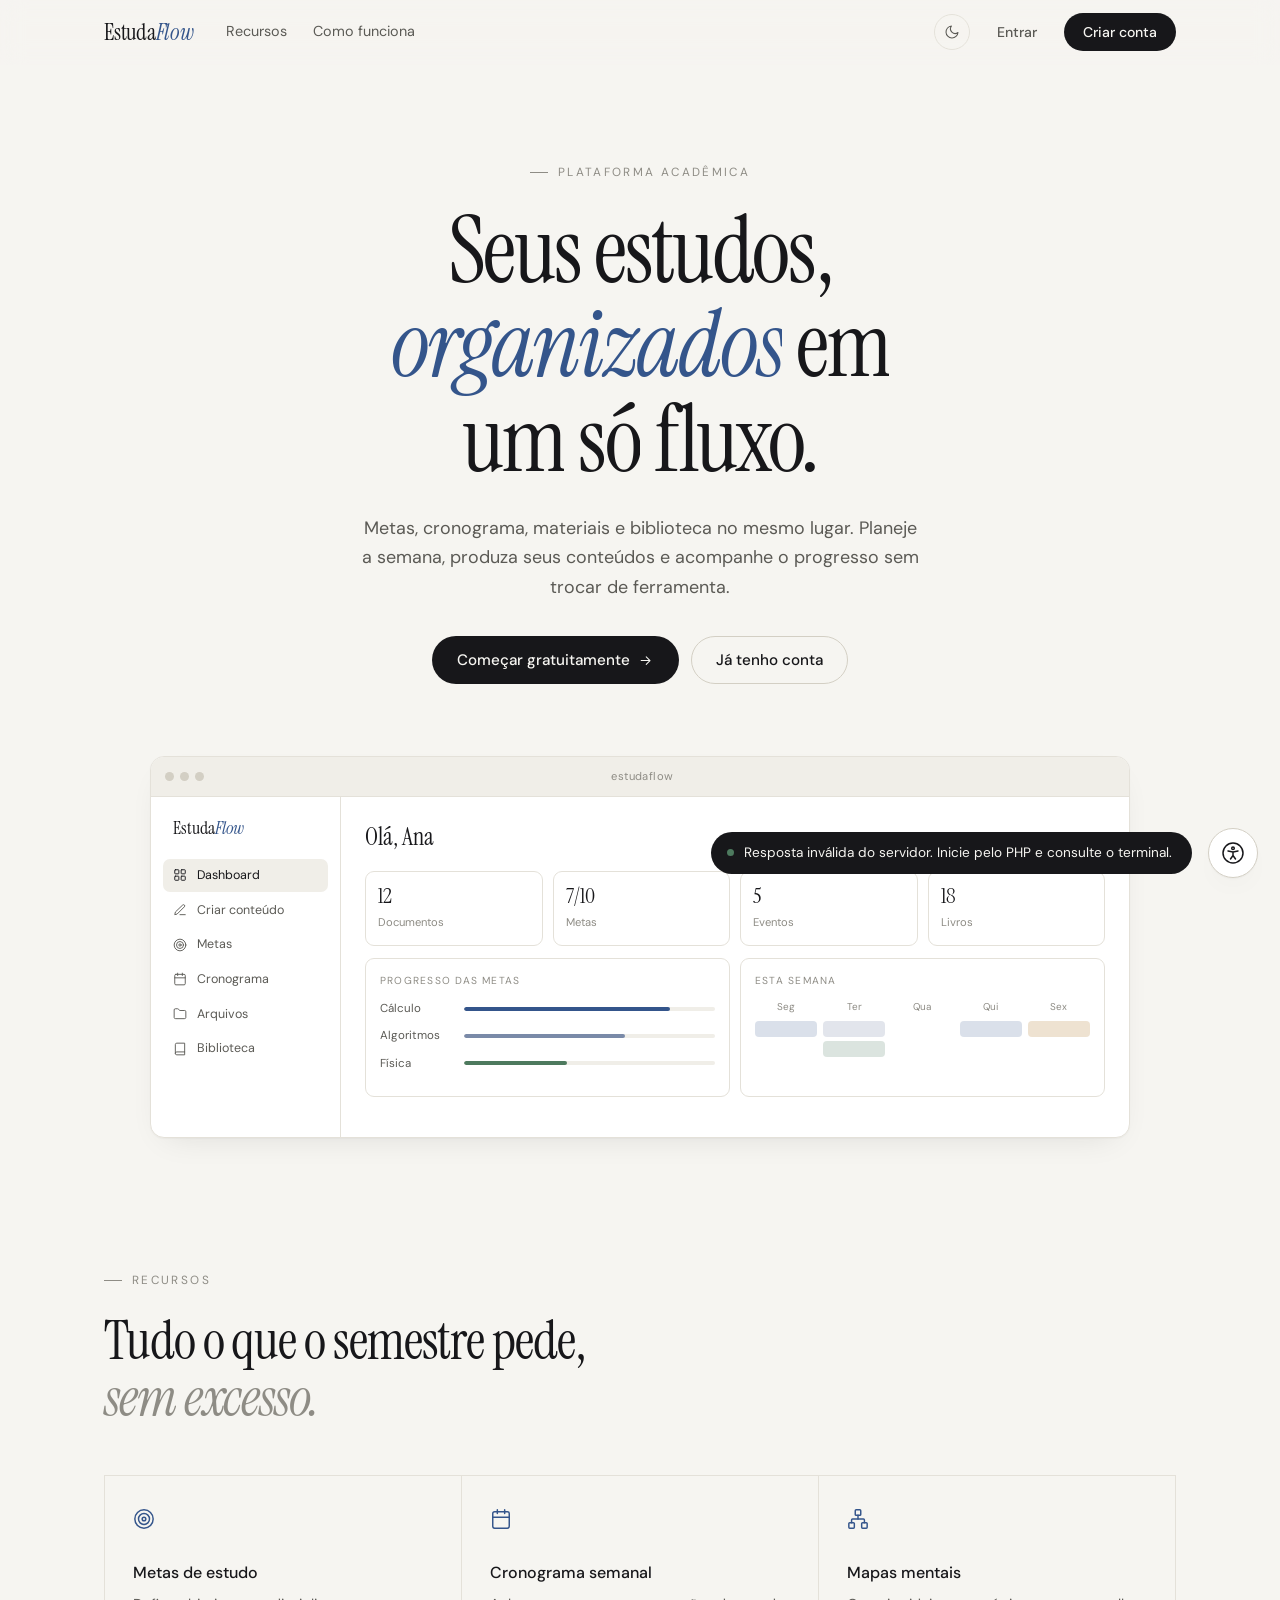
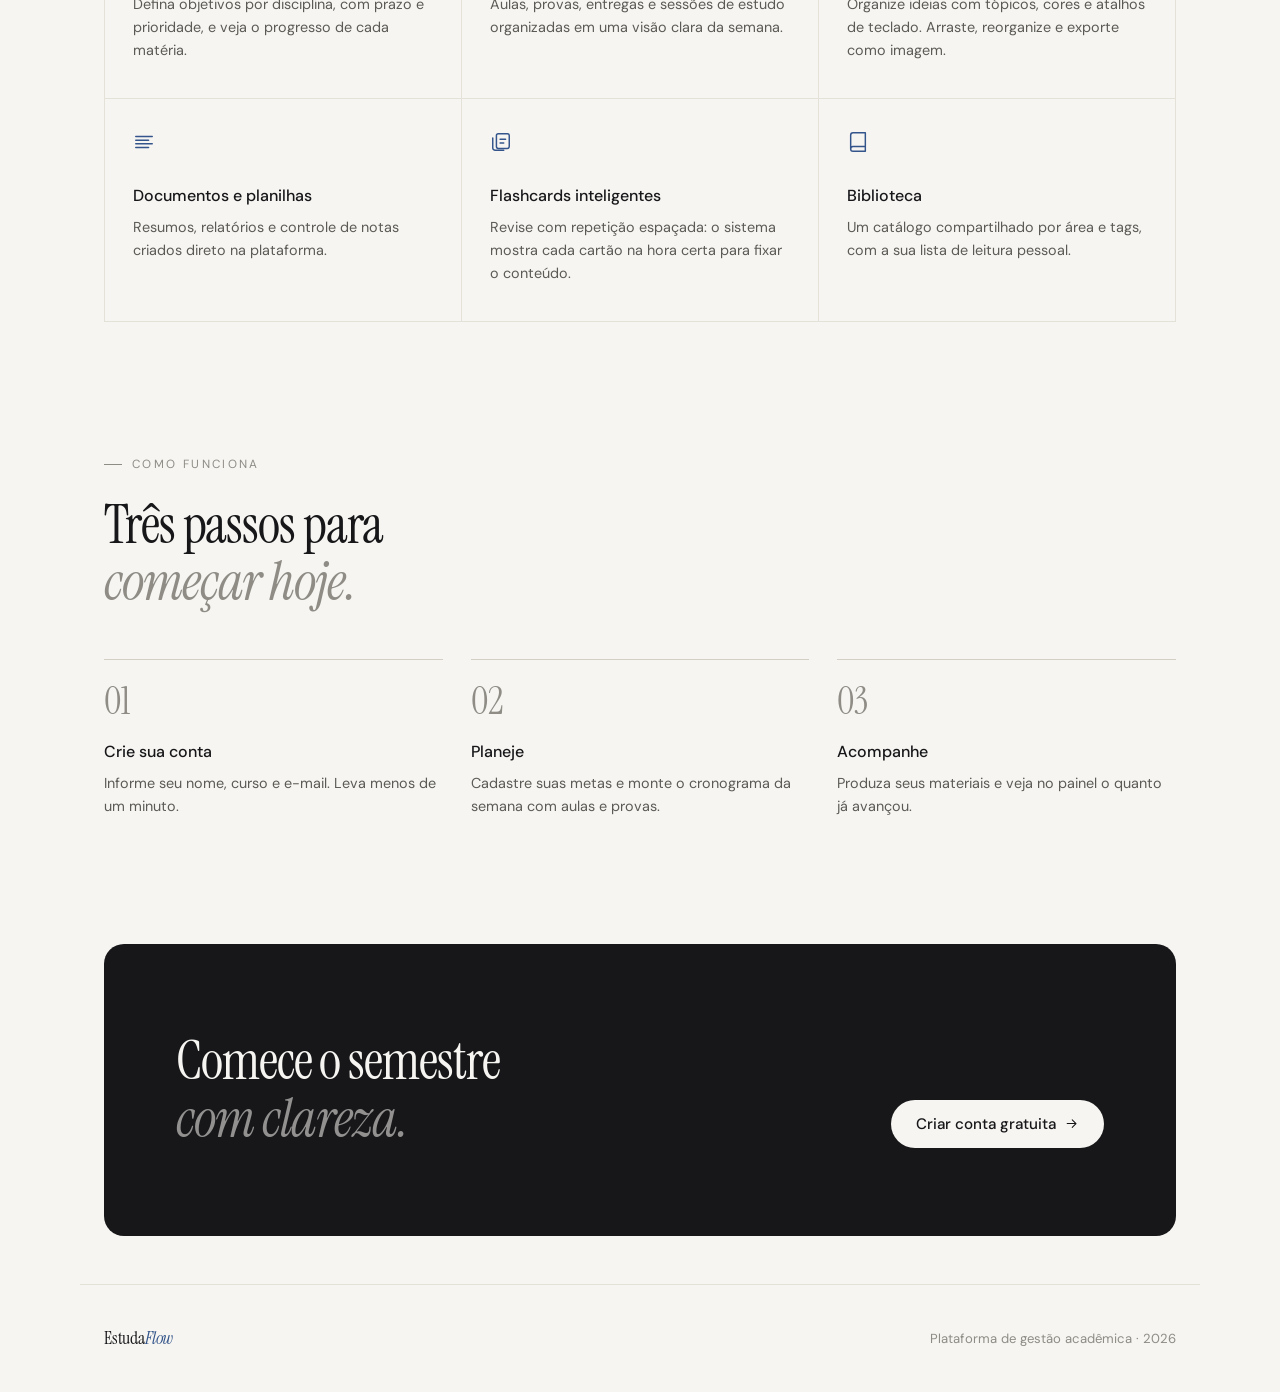
<file: estudaflow-php/public/index.html>
<!DOCTYPE html>
<html lang="pt-BR">
<head>
<meta charset="UTF-8">
<meta name="viewport" content="width=device-width, initial-scale=1.0">
<meta name="color-scheme" content="light dark">
<title>EstudaFlow — Gestão Acadêmica</title>
<link rel="preconnect" href="https://fonts.googleapis.com">
<link rel="preconnect" href="https://fonts.gstatic.com" crossorigin>
<link href="https://fonts.googleapis.com/css2?family=Instrument+Serif:ital@0;1&family=DM+Sans:opsz,wght@9..40,300;9..40,400;9..40,500;9..40,600&family=Lexend:wght@300;400;500;600&display=swap" rel="stylesheet">
<link rel="stylesheet" href="css/style.css">
<script>
  // Decide antes da pintura se a introdução completa deve tocar (uma vez por sessão do navegador).
  (function () {
    var d = document.documentElement, played = false, p = {};
    try { played = sessionStorage.getItem('ef_intro') === '1'; sessionStorage.setItem('ef_intro', '1'); } catch (e) {}
    // Preferências de tema e acessibilidade (ver js/a11y.js), aplicadas antes da pintura para não piscar.
    try { p = JSON.parse(localStorage.getItem('ef_a11y') || '{}') || {}; } catch (e) {}
    var t = p.theme === 'light' || p.theme === 'dark' ? p.theme : (matchMedia('(prefers-color-scheme: dark)').matches ? 'dark' : 'light');
    d.setAttribute('data-theme', t);
    if (p.fs) d.style.setProperty('--fs', p.fs);
    ['contrast', 'font', 'spacing', 'links', 'motion', 'cursor'].forEach(function (k) { if (p[k]) d.classList.add('a11y-' + k); });
    if (p.libras !== false) d.classList.add('a11y-libras');
    if (played || p.motion || matchMedia('(prefers-reduced-motion: reduce)').matches) d.classList.add('intro-quick');
    d.classList.add('booting');
  })();
</script>
</head>
<body>
<a class="skip-link" href="#conteudo" onclick="return skipToContent()">Pular para o conteúdo</a>

<!-- ÍCONES (sprite SVG minimalista). Uso: <svg class="icon"><use href="#i-nome"/></svg> -->
<svg xmlns="http://www.w3.org/2000/svg" width="0" height="0" style="position:absolute" aria-hidden="true">
  <symbol id="i-grid" viewBox="0 0 24 24"><rect x="3" y="3" width="7" height="7" rx="1"/><rect x="14" y="3" width="7" height="7" rx="1"/><rect x="14" y="14" width="7" height="7" rx="1"/><rect x="3" y="14" width="7" height="7" rx="1"/></symbol>
  <symbol id="i-pencil" viewBox="0 0 24 24"><path d="M12 20h9"/><path d="M16.5 3.5a2.12 2.12 0 0 1 3 3L7 19l-4 1 1-4Z"/></symbol>
  <symbol id="i-target" viewBox="0 0 24 24"><circle cx="12" cy="12" r="10"/><circle cx="12" cy="12" r="6"/><circle cx="12" cy="12" r="2"/></symbol>
  <symbol id="i-calendar" viewBox="0 0 24 24"><rect x="3" y="4" width="18" height="18" rx="2"/><path d="M16 2v4M8 2v4M3 10h18"/></symbol>
  <symbol id="i-folder" viewBox="0 0 24 24"><path d="M20 20a2 2 0 0 0 2-2V8a2 2 0 0 0-2-2h-7.9a2 2 0 0 1-1.69-.9L9.6 3.9A2 2 0 0 0 7.93 3H4a2 2 0 0 0-2 2v13a2 2 0 0 0 2 2Z"/></symbol>
  <symbol id="i-book" viewBox="0 0 24 24"><path d="M4 19.5v-15A2.5 2.5 0 0 1 6.5 2H20v20H6.5a2.5 2.5 0 0 1 0-5H20"/></symbol>
  <symbol id="i-file" viewBox="0 0 24 24"><path d="M14.5 2H6a2 2 0 0 0-2 2v16a2 2 0 0 0 2 2h12a2 2 0 0 0 2-2V7.5L14.5 2z"/><polyline points="14 2 14 8 20 8"/><line x1="16" y1="13" x2="8" y2="13"/><line x1="16" y1="17" x2="8" y2="17"/></symbol>
  <symbol id="i-network" viewBox="0 0 24 24"><rect x="16" y="16" width="6" height="6" rx="1"/><rect x="2" y="16" width="6" height="6" rx="1"/><rect x="9" y="2" width="6" height="6" rx="1"/><path d="M5 16v-3a1 1 0 0 1 1-1h12a1 1 0 0 1 1 1v3"/><path d="M12 12V8"/></symbol>
  <symbol id="i-table" viewBox="0 0 24 24"><rect x="3" y="3" width="18" height="18" rx="2"/><path d="M3 9h18M3 15h18M9 3v18"/></symbol>
  <symbol id="i-text" viewBox="0 0 24 24"><path d="M17 10H3M21 6H3M21 14H3M17 18H3"/></symbol>
  <symbol id="i-presentation" viewBox="0 0 24 24"><path d="M2 3h20"/><path d="M21 3v11a2 2 0 0 1-2 2H5a2 2 0 0 1-2-2V3"/><path d="m7 21 5-5 5 5"/></symbol>
  <symbol id="i-zap" viewBox="0 0 24 24"><polygon points="13 2 3 14 12 14 11 22 21 10 12 10 13 2"/></symbol>
  <symbol id="i-check" viewBox="0 0 24 24"><path d="M20 6 9 17l-5-5"/></symbol>
  <symbol id="i-clock" viewBox="0 0 24 24"><circle cx="12" cy="12" r="10"/><path d="M12 6v6l4 2"/></symbol>
  <symbol id="i-trash" viewBox="0 0 24 24"><path d="M3 6h18M8 6V4a2 2 0 0 1 2-2h4a2 2 0 0 1 2 2v2M19 6l-1 14a2 2 0 0 1-2 2H8a2 2 0 0 1-2-2L5 6"/></symbol>
  <symbol id="i-save" viewBox="0 0 24 24"><path d="M19 21H5a2 2 0 0 1-2-2V5a2 2 0 0 1 2-2h11l5 5v11a2 2 0 0 1-2 2z"/><path d="M17 21v-8H7v8M7 3v5h8"/></symbol>
  <symbol id="i-move" viewBox="0 0 24 24"><path d="M5 9l-3 3 3 3M9 5l3-3 3 3M15 19l-3 3-3-3M19 9l3 3-3 3M2 12h20M12 2v20"/></symbol>
  <symbol id="i-plus" viewBox="0 0 24 24"><path d="M12 5v14M5 12h14"/></symbol>
  <symbol id="i-x" viewBox="0 0 24 24"><path d="M18 6 6 18M6 6l12 12"/></symbol>
  <symbol id="i-arrow" viewBox="0 0 24 24"><path d="M5 12h14M13 6l6 6-6 6"/></symbol>
  <symbol id="i-logout" viewBox="0 0 24 24"><path d="M9 21H5a2 2 0 0 1-2-2V5a2 2 0 0 1 2-2h4M16 17l5-5-5-5M21 12H9"/></symbol>
  <symbol id="i-search" viewBox="0 0 24 24"><circle cx="11" cy="11" r="7"/><path d="m21 21-4.3-4.3"/></symbol>
  <symbol id="i-eye" viewBox="0 0 24 24"><path d="M2 12s3.5-7 10-7 10 7 10 7-3.5 7-10 7S2 12 2 12z"/><circle cx="12" cy="12" r="3"/></symbol>
  <symbol id="i-eye-off" viewBox="0 0 24 24"><path d="M9.9 4.2A10.4 10.4 0 0 1 12 4c6.5 0 10 8 10 8a17.6 17.6 0 0 1-2.2 3.2M6.6 6.6A17.4 17.4 0 0 0 2 12s3.5 8 10 8a9.7 9.7 0 0 0 5.4-1.6"/><path d="M14.1 14.1a3 3 0 1 1-4.2-4.2M2 2l20 20"/></symbol>
  <symbol id="i-sun" viewBox="0 0 24 24"><circle cx="12" cy="12" r="4"/><path d="M12 2v2M12 20v2M4.9 4.9l1.4 1.4M17.7 17.7l1.4 1.4M2 12h2M20 12h2M4.9 19.1l1.4-1.4M17.7 6.3l1.4-1.4"/></symbol>
  <symbol id="i-moon" viewBox="0 0 24 24"><path d="M21 12.8A9 9 0 1 1 11.2 3a7 7 0 0 0 9.8 9.8z"/></symbol>
  <symbol id="i-monitor" viewBox="0 0 24 24"><rect x="2" y="3" width="20" height="14" rx="2"/><path d="M8 21h8M12 17v4"/></symbol>
  <symbol id="i-a11y" viewBox="0 0 24 24"><circle cx="12" cy="12" r="10"/><circle cx="12" cy="7.2" r="1.3"/><path d="M7 10l5 1 5-1M12 11v3.5M9.5 18l2.5-3.5 2.5 3.5"/></symbol>
  <symbol id="i-contrast" viewBox="0 0 24 24"><circle cx="12" cy="12" r="10"/><path d="M12 2v20" /><path d="M12 2a10 10 0 0 1 0 20z" fill="currentColor"/></symbol>
  <symbol id="i-type" viewBox="0 0 24 24"><path d="M4 7V4h16v3M9 20h6M12 4v16"/></symbol>
  <symbol id="i-spacing" viewBox="0 0 24 24"><path d="M9 6h12M9 12h12M9 18h12"/><path d="M4 4v16M2.5 6 4 4l1.5 2M2.5 18 4 20l1.5-2"/></symbol>
  <symbol id="i-link" viewBox="0 0 24 24"><path d="M10 13a5 5 0 0 0 7.5.5l3-3a5 5 0 0 0-7-7l-1.7 1.7"/><path d="M14 11a5 5 0 0 0-7.5-.5l-3 3a5 5 0 0 0 7 7l1.7-1.7"/></symbol>
  <symbol id="i-pause" viewBox="0 0 24 24"><circle cx="12" cy="12" r="10"/><path d="M10 15V9M14 15V9"/></symbol>
  <symbol id="i-guide" viewBox="0 0 24 24"><path d="M3 5h18M3 19h18"/><rect x="2" y="9.5" width="20" height="5" rx="1"/></symbol>
  <symbol id="i-cursor" viewBox="0 0 24 24"><path d="M4 3l7 18 2.5-7.5L21 11z"/></symbol>
  <symbol id="i-volume" viewBox="0 0 24 24"><path d="M11 5 6 9H2v6h4l5 4z"/><path d="M15.5 8.5a5 5 0 0 1 0 7M19 5a10 10 0 0 1 0 14"/></symbol>
  <symbol id="i-hand" viewBox="0 0 24 24"><path d="M18 11V6a2 2 0 0 0-4 0v5M14 10V4a2 2 0 0 0-4 0v6M10 10.5V6a2 2 0 0 0-4 0v8"/><path d="M18 8a2 2 0 1 1 4 0v6a8 8 0 0 1-8 8h-2c-2.8 0-4.5-.9-6-2.4l-3.6-3.6a2 2 0 0 1 2.8-2.8L7 15"/></symbol>
  <symbol id="i-reset" viewBox="0 0 24 24"><path d="M3 12a9 9 0 1 0 3-6.7L3 8"/><path d="M3 3v5h5"/></symbol>
  <symbol id="i-minus" viewBox="0 0 24 24"><path d="M5 12h14"/></symbol>
  <symbol id="i-cards" viewBox="0 0 24 24"><rect x="7" y="3" width="14" height="16" rx="2"/><path d="M3 7.5v11A2.5 2.5 0 0 0 5.5 21H15"/><path d="M11 9h6M11 13h4"/></symbol>
  <symbol id="i-play" viewBox="0 0 24 24"><path d="M7 4.5v15l12-7.5z"/></symbol>
  <symbol id="i-branch" viewBox="0 0 24 24"><rect x="2" y="9" width="7" height="6" rx="1.5"/><rect x="15" y="3" width="7" height="6" rx="1.5"/><rect x="15" y="15" width="7" height="6" rx="1.5"/><path d="M9 12h3M12 6v12M12 6h3M12 18h3"/></symbol>
  <symbol id="i-undo" viewBox="0 0 24 24"><path d="M9 14 4 9l5-5"/><path d="M4 9h11a5 5 0 0 1 0 10h-3"/></symbol>
  <symbol id="i-redo" viewBox="0 0 24 24"><path d="m15 14 5-5-5-5"/><path d="M20 9H9a5 5 0 0 0 0 10h3"/></symbol>
  <symbol id="i-focus" viewBox="0 0 24 24"><path d="M3 8V5a2 2 0 0 1 2-2h3M16 3h3a2 2 0 0 1 2 2v3M21 16v3a2 2 0 0 1-2 2h-3M8 21H5a2 2 0 0 1-2-2v-3"/><circle cx="12" cy="12" r="3"/></symbol>
  <symbol id="i-maximize" viewBox="0 0 24 24"><path d="M15 3h6v6M9 21H3v-6M21 3l-7 7M3 21l7-7"/></symbol>
  <symbol id="i-minimize" viewBox="0 0 24 24"><path d="M4 14h6v6M20 10h-6V4M14 10l7-7M3 21l7-7"/></symbol>
  <symbol id="i-list" viewBox="0 0 24 24"><path d="M9 6h11M9 12h11M9 18h11M4 6h.01M4 12h.01M4 18h.01"/></symbol>
  <symbol id="i-download" viewBox="0 0 24 24"><path d="M12 3v12M7 10l5 5 5-5M4 21h16"/></symbol>
  <symbol id="i-camera" viewBox="0 0 24 24"><path d="M14.5 4h-5L7.5 7H4a2 2 0 0 0-2 2v9a2 2 0 0 0 2 2h16a2 2 0 0 0 2-2V9a2 2 0 0 0-2-2h-3.5z"/><circle cx="12" cy="13" r="3.5"/></symbol>
  <symbol id="i-user" viewBox="0 0 24 24"><circle cx="12" cy="8" r="4"/><path d="M4 21a8 8 0 0 1 16 0"/></symbol>
  <symbol id="i-chevron" viewBox="0 0 24 24"><path d="m9 6 6 6-6 6"/></symbol>
  <symbol id="i-shield" viewBox="0 0 24 24"><path d="M12 22s8-3.5 8-10V5l-8-3-8 3v7c0 6.5 8 10 8 10z"/><path d="m9 12 2 2 4-4"/></symbol>
  <symbol id="i-users" viewBox="0 0 24 24"><circle cx="9" cy="8" r="3.5"/><path d="M2.5 20a6.5 6.5 0 0 1 13 0"/><path d="M16 4.6a3.5 3.5 0 0 1 0 6.8M18 14.5a6.5 6.5 0 0 1 3.5 5.5"/></symbol>
  <symbol id="i-key" viewBox="0 0 24 24"><circle cx="7.5" cy="15.5" r="4.5"/><path d="m10.7 12.3 9.3-9.3M17 6l3 3M15 8l2 2"/></symbol>
</svg>

<!-- INTRODUÇÃO (toca ao abrir o site; clique ou tecla pula) -->
<div id="intro" aria-hidden="true">
  <div class="intro-inner">
    <div class="intro-word">
      <span style="--i:0">E</span><span style="--i:1">s</span><span style="--i:2">t</span><span style="--i:3">u</span><span style="--i:4">d</span><span style="--i:5">a</span><span class="intro-italic" style="--i:6">F</span><span class="intro-italic" style="--i:7">l</span><span class="intro-italic" style="--i:8">o</span><span class="intro-italic" style="--i:9">w</span>
    </div>
    <div class="intro-line"></div>
    <div class="intro-caption">Gestão acadêmica</div>
  </div>
</div>

<!-- PÁGINA INICIAL (pré-login) + PAINEL DE ACESSO -->
<div id="auth-screen">
  <header class="lp-nav" id="lp-nav">
    <div class="lp-container lp-nav-inner">
      <a class="lp-logo" href="#topo" aria-label="EstudaFlow, início">Estuda<em>Flow</em></a>
      <nav class="lp-links" aria-label="Seções da página">
        <a href="#recursos">Recursos</a>
        <a href="#como-funciona">Como funciona</a>
      </nav>
      <div class="lp-nav-actions">
        <button type="button" class="theme-toggle" onclick="toggleTheme()" aria-label="Alternar modo escuro"><svg class="icon i-moon"><use href="#i-moon"/></svg><svg class="icon i-sun"><use href="#i-sun"/></svg></button>
        <button class="lp-btn-ghost" onclick="openAuth('login')">Entrar</button>
        <button class="lp-btn-dark" onclick="openAuth('register')">Criar conta</button>
      </div>
    </div>
  </header>

  <main id="topo" tabindex="-1">
    <section class="lp-hero lp-container">
      <div class="lp-eyebrow hero-seq" style="--d:0">Plataforma acadêmica</div>
      <h1 class="lp-title">
        <span class="w"><span style="--d:1">Seus</span></span>
        <span class="w"><span style="--d:2">estudos,</span></span>
        <span class="w"><span style="--d:3"><em>organizados</em></span></span>
        <span class="w"><span style="--d:4">em</span></span>
        <span class="w"><span style="--d:5">um</span></span>
        <span class="w"><span style="--d:6">só</span></span>
        <span class="w"><span style="--d:7">fluxo.</span></span>
      </h1>
      <p class="lp-lead hero-seq" style="--d:8">Metas, cronograma, materiais e biblioteca no mesmo lugar. Planeje a semana, produza seus conteúdos e acompanhe o progresso sem trocar de ferramenta.</p>
      <div class="lp-cta hero-seq" style="--d:9">
        <button class="lp-btn-dark lp-btn-lg" onclick="openAuth('register')">Começar gratuitamente <svg class="icon"><use href="#i-arrow"/></svg></button>
        <button class="lp-btn-outline lp-btn-lg" onclick="openAuth('login')">Já tenho conta</button>
      </div>

      <!-- Prévia ilustrada do painel (decorativa) -->
      <div class="lp-preview hero-seq" style="--d:11" aria-hidden="true">
        <div class="pv-bar"><i></i><i></i><i></i><span>estudaflow</span></div>
        <div class="pv-body">
          <div class="pv-side">
            <div class="pv-brand">Estuda<em>Flow</em></div>
            <div class="pv-nav active"><svg class="icon"><use href="#i-grid"/></svg>Dashboard</div>
            <div class="pv-nav"><svg class="icon"><use href="#i-pencil"/></svg>Criar conteúdo</div>
            <div class="pv-nav"><svg class="icon"><use href="#i-target"/></svg>Metas</div>
            <div class="pv-nav"><svg class="icon"><use href="#i-calendar"/></svg>Cronograma</div>
            <div class="pv-nav"><svg class="icon"><use href="#i-folder"/></svg>Arquivos</div>
            <div class="pv-nav"><svg class="icon"><use href="#i-book"/></svg>Biblioteca</div>
          </div>
          <div class="pv-main">
            <div class="pv-hello">Olá, Ana</div>
            <div class="pv-stats">
              <div><b>12</b><span>Documentos</span></div>
              <div><b>7/10</b><span>Metas</span></div>
              <div><b>5</b><span>Eventos</span></div>
              <div><b>18</b><span>Livros</span></div>
            </div>
            <div class="pv-row">
              <div class="pv-card">
                <div class="pv-label">Progresso das metas</div>
                <div class="pv-prog"><span>Cálculo</span><div><i style="--w:82%"></i></div></div>
                <div class="pv-prog"><span>Algoritmos</span><div><i style="--w:64%"></i></div></div>
                <div class="pv-prog"><span>Física</span><div><i style="--w:41%"></i></div></div>
              </div>
              <div class="pv-card">
                <div class="pv-label">Esta semana</div>
                <div class="pv-week">
                  <div><small>Seg</small><i class="c1"></i></div>
                  <div><small>Ter</small><i class="c2"></i><i class="c3"></i></div>
                  <div><small>Qua</small></div>
                  <div><small>Qui</small><i class="c1"></i></div>
                  <div><small>Sex</small><i class="c4"></i></div>
                </div>
              </div>
            </div>
          </div>
        </div>
      </div>
    </section>

    <section class="lp-section lp-container" id="recursos">
      <div class="lp-section-head" data-reveal>
        <div class="lp-eyebrow">Recursos</div>
        <h2 class="lp-h2">Tudo o que o semestre pede,<br><em>sem excesso.</em></h2>
      </div>
      <div class="lp-features">
        <article class="lp-feature" data-reveal><svg class="icon"><use href="#i-target"/></svg><h3>Metas de estudo</h3><p>Defina objetivos por disciplina, com prazo e prioridade, e veja o progresso de cada matéria.</p></article>
        <article class="lp-feature" data-reveal><svg class="icon"><use href="#i-calendar"/></svg><h3>Cronograma semanal</h3><p>Aulas, provas, entregas e sessões de estudo organizadas em uma visão clara da semana.</p></article>
        <article class="lp-feature" data-reveal><svg class="icon"><use href="#i-network"/></svg><h3>Mapas mentais</h3><p>Organize ideias com tópicos, cores e atalhos de teclado. Arraste, reorganize e exporte como imagem.</p></article>
        <article class="lp-feature" data-reveal><svg class="icon"><use href="#i-text"/></svg><h3>Documentos e planilhas</h3><p>Resumos, relatórios e controle de notas criados direto na plataforma.</p></article>
        <article class="lp-feature" data-reveal><svg class="icon"><use href="#i-cards"/></svg><h3>Flashcards inteligentes</h3><p>Revise com repetição espaçada: o sistema mostra cada cartão na hora certa para fixar o conteúdo.</p></article>
        <article class="lp-feature" data-reveal><svg class="icon"><use href="#i-book"/></svg><h3>Biblioteca</h3><p>Um catálogo compartilhado por área e tags, com a sua lista de leitura pessoal.</p></article>
      </div>
    </section>

    <section class="lp-section lp-container" id="como-funciona">
      <div class="lp-section-head" data-reveal>
        <div class="lp-eyebrow">Como funciona</div>
        <h2 class="lp-h2">Três passos para<br><em>começar hoje.</em></h2>
      </div>
      <ol class="lp-steps">
        <li data-reveal><span class="lp-step-n">01</span><h3>Crie sua conta</h3><p>Informe seu nome, curso e e-mail. Leva menos de um minuto.</p></li>
        <li data-reveal><span class="lp-step-n">02</span><h3>Planeje</h3><p>Cadastre suas metas e monte o cronograma da semana com aulas e provas.</p></li>
        <li data-reveal><span class="lp-step-n">03</span><h3>Acompanhe</h3><p>Produza seus materiais e veja no painel o quanto já avançou.</p></li>
      </ol>
    </section>

    <section class="lp-container">
      <div class="lp-final" data-reveal>
        <h2 class="lp-h2">Comece o semestre<br><em>com clareza.</em></h2>
        <button class="lp-btn-light lp-btn-lg" onclick="openAuth('register')">Criar conta gratuita <svg class="icon"><use href="#i-arrow"/></svg></button>
      </div>
    </section>
  </main>

  <footer class="lp-footer lp-container">
    <span class="lp-logo">Estuda<em>Flow</em></span>
    <span>Plataforma de gestão acadêmica · <span id="lp-year">2026</span></span>
  </footer>

  <!-- Painel lateral de acesso -->
  <div class="auth-overlay" id="auth-overlay" onclick="closeAuth()"></div>
  <aside class="auth-card" id="auth-panel" role="dialog" aria-modal="true" aria-labelledby="auth-heading" aria-hidden="true">
    <button class="auth-close" onclick="closeAuth()" aria-label="Fechar"><svg class="icon"><use href="#i-x"/></svg></button>
    <div class="auth-logo">Estuda<em>Flow</em></div>
    <h2 class="auth-heading" id="auth-heading">Bem-vindo de volta</h2>
    <div class="auth-tagline" id="auth-sub">Entre para continuar de onde parou.</div>
    <div class="auth-tabs" role="tablist" aria-label="Tipo de acesso">
      <div class="auth-tab active" role="tab" aria-selected="true" aria-controls="login-form" onclick="switchAuthTab('login')">Entrar</div>
      <div class="auth-tab" role="tab" aria-selected="false" aria-controls="register-form" onclick="switchAuthTab('register')">Cadastrar</div>
      <span class="auth-tab-pill" aria-hidden="true"></span>
    </div>
    <div id="login-form">
      <div class="form-group"><label for="login-email">E-mail</label><input type="email" id="login-email" placeholder="seu@email.com" autocomplete="email" /></div>
      <div class="form-group"><div class="label-row"><label for="login-pass">Senha</label><button type="button" class="link-btn" onclick="showForgot()">Esqueceu a senha?</button></div><div class="pw-field"><input type="password" id="login-pass" placeholder="••••••••" autocomplete="current-password" /><button type="button" class="pw-toggle" onclick="togglePassword('login-pass',this)" aria-label="Mostrar senha" aria-pressed="false" aria-controls="login-pass"><svg class="icon"><use href="#i-eye"/></svg></button></div></div>
      <button class="btn-primary" onclick="doLogin()">Entrar na plataforma</button>
    </div>
    <div id="forgot-form" style="display:none">
      <div class="form-group"><label for="forgot-email">E-mail da conta</label><input type="email" id="forgot-email" placeholder="seu@email.com" autocomplete="email" /></div>
      <button class="btn-primary" onclick="sendRecovery()">Enviar link de recuperação</button>
      <button type="button" class="link-btn back-link" onclick="switchAuthTab('login')"><svg class="icon"><use href="#i-arrow"/></svg>Voltar para o login</button>
    </div>
    <div id="register-form" style="display:none">
      <div class="form-group"><label for="reg-name">Nome completo</label><input type="text" id="reg-name" placeholder="Seu nome" autocomplete="name" /></div>
      <div class="form-group"><label for="reg-email">E-mail</label><input type="email" id="reg-email" placeholder="seu@email.com" autocomplete="email" /></div>
      <div class="form-group"><label for="reg-curso">Curso</label><input type="text" id="reg-curso" placeholder="Ex: Ciência da Computação" /></div>
      <div class="form-group"><label for="reg-pass">Senha</label><div class="pw-field"><input type="password" id="reg-pass" placeholder="Mínimo de 6 caracteres" autocomplete="new-password" /><button type="button" class="pw-toggle" onclick="togglePassword('reg-pass',this)" aria-label="Mostrar senha" aria-pressed="false" aria-controls="reg-pass"><svg class="icon"><use href="#i-eye"/></svg></button></div><div class="field-hint" id="reg-pass-hint">Use pelo menos 6 caracteres.</div></div>
      <button class="btn-primary" onclick="doRegister()">Criar conta gratuita</button>
    </div>
  </aside>
</div>

<!-- MAIN APP -->
<div id="app">
  <div class="sidebar" role="navigation" aria-label="Menu principal">
    <div class="sidebar-logo">
      <span>Estuda<em>Flow</em></span>
      <small>Plataforma acadêmica</small>
    </div>
    <nav class="sidebar-nav" aria-label="Páginas">
      <div class="nav-item active" onclick="goPage('dashboard')"><span class="nav-icon"><svg class="icon"><use href="#i-grid"/></svg></span> Dashboard</div>
      <div class="nav-item" onclick="goPage('ferramentas')"><span class="nav-icon"><svg class="icon"><use href="#i-pencil"/></svg></span> Criar Conteúdo</div>
      <div class="nav-item" onclick="goPage('metas')"><span class="nav-icon"><svg class="icon"><use href="#i-target"/></svg></span> Metas</div>
      <div class="nav-item" onclick="goPage('cronograma')"><span class="nav-icon"><svg class="icon"><use href="#i-calendar"/></svg></span> Cronograma</div>
      <div class="nav-item" onclick="goPage('arquivos')"><span class="nav-icon"><svg class="icon"><use href="#i-folder"/></svg></span> Arquivos</div>
      <div class="nav-item" onclick="goPage('biblioteca')"><span class="nav-icon"><svg class="icon"><use href="#i-book"/></svg></span> Biblioteca</div>
      <div class="nav-item nav-admin" id="nav-admin" onclick="goPage('admin')" hidden><span class="nav-icon"><svg class="icon"><use href="#i-shield"/></svg></span> Administração</div>
    </nav>
    <div class="sidebar-footer">
      <div class="user-chip" onclick="openProfile()" aria-label="Abrir meu perfil" title="Meu perfil">
        <div class="avatar" id="sidebar-avatar">A</div>
        <div class="user-chip-text">
          <div class="user-name" id="sidebar-name">Estudante</div>
          <div class="user-role">Ver perfil</div>
        </div>
      </div>
      <button type="button" class="theme-toggle" onclick="doLogout()" aria-label="Sair da conta" title="Sair da conta"><svg class="icon"><use href="#i-logout"/></svg></button>
      <button type="button" class="theme-toggle" onclick="toggleTheme()" aria-label="Alternar modo escuro"><svg class="icon i-moon"><use href="#i-moon"/></svg><svg class="icon i-sun"><use href="#i-sun"/></svg></button>
    </div>
  </div>

  <main class="main" id="conteudo" tabindex="-1">

    <!-- DASHBOARD -->
    <div class="page active" id="page-dashboard">
      <div class="page-header">
        <div class="page-title">Olá, <span id="dash-name">Estudante</span></div>
        <div class="page-sub">Aqui está um resumo do seu progresso hoje</div>
      </div>
      <div class="grid-4" style="margin-bottom:20px">
        <div class="stat-card blue"><div class="stat-icon"><svg class="icon"><use href="#i-file"/></svg></div><div class="stat-value" id="dash-docs">0</div><div class="stat-label">Documentos criados</div></div>
        <div class="stat-card purple"><div class="stat-icon"><svg class="icon"><use href="#i-target"/></svg></div><div class="stat-value" id="dash-metas">0/0</div><div class="stat-label">Metas concluídas</div></div>
        <div class="stat-card green"><div class="stat-icon"><svg class="icon"><use href="#i-calendar"/></svg></div><div class="stat-value" id="dash-eventos">0</div><div class="stat-label">Eventos esta semana</div></div>
        <div class="stat-card yellow"><div class="stat-icon"><svg class="icon"><use href="#i-book"/></svg></div><div class="stat-value" id="dash-livros">0</div><div class="stat-label">Livros na biblioteca</div></div>
      </div>
      <div class="grid-2">
        <div class="card">
          <div class="section-title">Progresso das Metas</div>
          <div id="dash-progress"></div>
        </div>
        <div class="card">
          <div class="section-title">Atividade Recente</div>
          <div id="dash-activity"></div>
        </div>
      </div>
      <div class="card mt-16">
        <div class="section-title">Revisões de hoje</div>
        <div id="dash-reviews"></div>
      </div>
      <div class="card mt-16">
        <div class="section-title" style="margin-bottom:16px">Acesso Rápido</div>
        <div class="flex gap-8" style="flex-wrap:wrap">
          <button class="btn-sm" onclick="goPage('ferramentas')"><svg class="icon"><use href="#i-pencil"/></svg>Novo documento</button>
          <button class="btn-sm" onclick="openModal('modal-meta')"><svg class="icon"><use href="#i-target"/></svg>Nova meta</button>
          <button class="btn-sm" onclick="openModal('modal-evento')"><svg class="icon"><use href="#i-calendar"/></svg>Novo evento</button>
          <button class="btn-sm" onclick="goPage('ferramentas');openTool('flashcards')"><svg class="icon"><use href="#i-cards"/></svg>Novo baralho</button>
          <button class="btn-sm" onclick="goPage('biblioteca')"><svg class="icon"><use href="#i-book"/></svg>Explorar biblioteca</button>
        </div>
      </div>
    </div>

    <!-- FERRAMENTAS -->
    <div class="page" id="page-ferramentas">
      <div class="page-header">
        <div class="page-title">Criar Conteúdo</div>
        <div class="page-sub">Selecione o tipo de material que deseja criar</div>
      </div>
      <div class="grid-4">
        <div class="tool-card" onclick="openTool('mapa')">
          <div class="tool-icon"><svg class="icon"><use href="#i-network"/></svg></div>
          <div class="tool-name">Mapa Mental</div>
          <div class="tool-desc">Organize ideias em tópicos conectados, com cores e reorganização automática</div>
        </div>
        <div class="tool-card" onclick="openTool('planilha')">
          <div class="tool-icon"><svg class="icon"><use href="#i-table"/></svg></div>
          <div class="tool-name">Planilha</div>
          <div class="tool-desc">Tabelas, notas e cálculos organizados</div>
        </div>
        <div class="tool-card" onclick="openTool('documento')">
          <div class="tool-icon"><svg class="icon"><use href="#i-text"/></svg></div>
          <div class="tool-name">Documento</div>
          <div class="tool-desc">Escreva relatórios, resumos e anotações</div>
        </div>
        <div class="tool-card" onclick="openTool('flashcards')">
          <div class="tool-icon"><svg class="icon"><use href="#i-cards"/></svg></div>
          <div class="tool-name">Flashcards</div>
          <div class="tool-desc">Memorize com revisão espaçada e acompanhe o que já fixou</div>
        </div>
      </div>
      <div id="tool-area" style="margin-top:24px"></div>
    </div>

    <!-- METAS -->
    <div class="page" id="page-metas">
      <div class="page-header flex-center" style="justify-content:space-between">
        <div>
          <div class="page-title">Metas de Estudo</div>
          <div class="page-sub">Acompanhe seus objetivos acadêmicos</div>
        </div>
        <button class="btn-add" onclick="openModal('modal-meta')"><svg class="icon"><use href="#i-plus"/></svg>Nova meta</button>
      </div>
      <div class="flex gap-8" style="margin-bottom:20px">
        <button class="mm-btn active" onclick="filterMetas('todas',this)">Todas</button>
        <button class="mm-btn" onclick="filterMetas('pendente',this)">Pendentes</button>
        <button class="mm-btn" onclick="filterMetas('concluida',this)">Concluídas</button>
        <button class="mm-btn" onclick="filterMetas('urgente',this)">Urgentes</button>
      </div>
      <div id="metas-list"></div>
    </div>

    <!-- CRONOGRAMA -->
    <div class="page" id="page-cronograma">
      <div class="page-header flex-center" style="justify-content:space-between">
        <div>
          <div class="page-title">Cronograma Semanal</div>
          <div class="page-sub">Semana de <span id="semana-label">—</span></div>
        </div>
        <div class="flex gap-8">
          <button class="btn-sm" onclick="semanaNav(-1)">← Anterior</button>
          <button class="btn-sm" onclick="semanaNav(0)">Hoje</button>
          <button class="btn-sm" onclick="semanaNav(1)">Próxima →</button>
          <button class="btn-add" onclick="openModal('modal-evento')"><svg class="icon"><use href="#i-plus"/></svg>Evento</button>
        </div>
      </div>
      <div class="week-grid" id="week-grid"></div>
      <div id="cron-empty" class="empty-state" style="display:none"><div class="empty-icon"><svg class="icon"><use href="#i-calendar"/></svg></div><div>Nenhum evento no cronograma</div><button class="btn-sm" onclick="openModal('modal-evento')">Adicionar primeiro evento</button></div>
    </div>

    <!-- ARQUIVOS -->
    <div class="page" id="page-arquivos">
      <div class="page-header">
        <div class="page-title">Gestão de Arquivos</div>
        <div class="page-sub">Todos os seus materiais em um só lugar</div>
      </div>
      <div style="margin-bottom:20px">
        <div class="section-title">Pastas</div>
        <button type="button" class="folder-row" data-folder="mapa" aria-expanded="false" aria-controls="fv-mapa" onclick="toggleFolder('mapa')"><svg class="icon"><use href="#i-folder"/></svg><span class="folder-name">Mapas Mentais</span><span id="folder-mapa" class="folder-count">0 itens</span><svg class="icon folder-chev"><use href="#i-chevron"/></svg></button>
        <div class="folder-panel" id="fv-mapa" hidden></div>
        <button type="button" class="folder-row" data-folder="documento" aria-expanded="false" aria-controls="fv-documento" onclick="toggleFolder('documento')"><svg class="icon"><use href="#i-folder"/></svg><span class="folder-name">Documentos</span><span id="folder-documento" class="folder-count">0 itens</span><svg class="icon folder-chev"><use href="#i-chevron"/></svg></button>
        <div class="folder-panel" id="fv-documento" hidden></div>
        <button type="button" class="folder-row" data-folder="planilha" aria-expanded="false" aria-controls="fv-planilha" onclick="toggleFolder('planilha')"><svg class="icon"><use href="#i-folder"/></svg><span class="folder-name">Planilhas</span><span id="folder-planilha" class="folder-count">0 itens</span><svg class="icon folder-chev"><use href="#i-chevron"/></svg></button>
        <div class="folder-panel" id="fv-planilha" hidden></div>
        <button type="button" class="folder-row" data-folder="flashcards" aria-expanded="false" aria-controls="fv-flashcards" onclick="toggleFolder('flashcards')"><svg class="icon"><use href="#i-folder"/></svg><span class="folder-name">Flashcards</span><span id="folder-flashcards" class="folder-count">0 itens</span><svg class="icon folder-chev"><use href="#i-chevron"/></svg></button>
        <div class="folder-panel" id="fv-flashcards" hidden></div>
      </div>
      <div>
        <div class="section-title">Arquivos Recentes</div>
        <div class="file-grid" id="files-grid"></div>
      </div>
    </div>

    <!-- BIBLIOTECA -->
    <div class="page" id="page-biblioteca">
      <div class="page-header">
        <div class="page-title">Biblioteca Virtual</div>
        <div class="page-sub">Explore e pesquise materiais acadêmicos <span class="coming-soon"><svg class="icon"><use href="#i-zap"/></svg> Em expansão</span></div>
      </div>
      <div class="search-bar">
        <input class="search-input" id="bib-search" placeholder="Pesquisar livros, apostilas, artigos..." onkeydown="if(event.key==='Enter')buscarLivros()" />
        <button class="btn-search" onclick="buscarLivros()">Buscar</button>
      </div>
      <div class="flex gap-8" style="margin-bottom:20px;flex-wrap:wrap">
        <button class="mm-btn active" onclick="filterBib('todos',this)">Todos</button>
        <button class="mm-btn" onclick="filterBib('matematica',this)">Matemática</button>
        <button class="mm-btn" onclick="filterBib('computacao',this)">Computação</button>
        <button class="mm-btn" onclick="filterBib('fisica',this)">Física</button>
        <button class="mm-btn" onclick="filterBib('linguagens',this)">Linguagens</button>
      </div>
      <div class="flex gap-8" style="margin-bottom:16px"><button class="btn-add" onclick="openModal('modal-livro')"><svg class="icon"><use href="#i-plus"/></svg>Cadastrar livro</button><button class="btn-sm" onclick="filterBib('lista',this)">Minha lista de leitura</button></div>
      <div id="books-list"></div>
    </div>

    <!-- ADMINISTRAÇÃO (visível só para contas com papel 'admin'; a API também confere) -->
    <div class="page" id="page-admin">
      <div class="page-header flex-center" style="justify-content:space-between">
        <div>
          <div class="page-title">Administração</div>
          <div class="page-sub">Usuários, acessos e conteúdos da plataforma</div>
        </div>
        <button class="btn-sm" onclick="loadAdmin(true)"><svg class="icon"><use href="#i-reset"/></svg>Atualizar</button>
      </div>
      <div class="adm-tabs" role="tablist" aria-label="Seções da administração">
        <button class="mm-btn active" role="tab" aria-selected="true" data-tab="geral" onclick="admTab('geral')">Visão geral</button>
        <button class="mm-btn" role="tab" aria-selected="false" data-tab="usuarios" onclick="admTab('usuarios')">Usuários</button>
        <button class="mm-btn" role="tab" aria-selected="false" data-tab="acessos" onclick="admTab('acessos')">Acessos</button>
        <button class="mm-btn" role="tab" aria-selected="false" data-tab="conteudos" onclick="admTab('conteudos')">Conteúdos</button>
        <button class="mm-btn" role="tab" aria-selected="false" data-tab="auditoria" onclick="admTab('auditoria')">Auditoria</button>
      </div>
      <div id="adm-body" role="tabpanel"></div>
    </div>

  </main>
</div>

<div class="modal-overlay" id="modal-adm-senha">
  <div class="modal" style="width:460px;max-width:95vw">
    <div class="modal-header">
      <div class="modal-title">Senha temporária</div>
      <button class="modal-close" onclick="closeModal('modal-adm-senha')" aria-label="Fechar"><svg class="icon"><use href="#i-x"/></svg></button>
    </div>
    <p class="adm-note">Nova senha de <strong id="adm-senha-nome"></strong>. Ela aparece só agora: copie e envie ao usuário, que deve trocá-la no perfil depois de entrar.</p>
    <div class="adm-senha-box"><code id="adm-senha-valor"></code><button class="btn-sm" onclick="copyTempPassword()">Copiar</button></div>
  </div>
</div>

<!-- MODALS -->
<div class="modal-overlay" id="modal-meta">
  <div class="modal">
    <div class="modal-header">
      <div class="modal-title">Nova Meta</div>
      <button class="modal-close" onclick="closeModal('modal-meta')"><svg class="icon"><use href="#i-x"/></svg></button>
    </div>
    <div class="form-group"><label>Nome da Meta</label><input type="text" id="meta-nome" placeholder="Ex: Estudar Cálculo III" /></div>
    <div class="form-group"><label>Disciplina / Área</label><input type="text" id="meta-disciplina" placeholder="Ex: Matemática" /></div>
    <div class="form-group"><label>Prazo</label><input type="date" id="meta-prazo" /></div>
    <div class="form-group"><label>Prioridade</label>
      <select id="meta-prioridade"><option value="normal">Normal</option><option value="urgente">Urgente</option><option value="baixa">Baixa</option></select>
    </div>
    <button class="btn-primary" onclick="addMeta()">Criar Meta</button>
  </div>
</div>

<div class="modal-overlay" id="modal-evento">
  <div class="modal">
    <div class="modal-header">
      <div class="modal-title">Novo Evento</div>
      <button class="modal-close" onclick="closeModal('modal-evento')"><svg class="icon"><use href="#i-x"/></svg></button>
    </div>
    <div class="form-group"><label>Título</label><input type="text" id="ev-titulo" placeholder="Ex: Prova de Algoritmos" /></div>
    <div class="form-group"><label>Data</label><input type="date" id="ev-data" /></div>
    <div class="form-group"><label>Horário</label><input type="time" id="ev-hora" /></div>
    <div class="form-group"><label>Tipo</label>
      <select id="ev-tipo"><option value="blue">Aula</option><option value="purple">Prova</option><option value="green">Entrega</option><option value="yellow">Estudo</option></select>
    </div>
    <button class="btn-primary" onclick="addEvento()">Adicionar ao Cronograma</button>
  </div>
</div>

<div class="modal-overlay" id="modal-tool">
  <div class="modal" style="width:700px;max-width:95vw">
    <div class="modal-header">
      <div class="modal-title" id="tool-modal-title">Ferramenta</div>
      <button class="modal-close" onclick="closeModal('modal-tool')"><svg class="icon"><use href="#i-x"/></svg></button>
    </div>
    <div id="tool-modal-body"></div>
  </div>
</div>

<div class="modal-overlay" id="modal-study">
  <div class="modal modal-study">
    <div class="modal-header">
      <div><div class="section-title" style="margin-bottom:4px">Revisão</div><div class="modal-title" id="study-title">Flashcards</div></div>
      <button class="modal-close" onclick="closeModal('modal-study')" aria-label="Fechar revisão"><svg class="icon"><use href="#i-x"/></svg></button>
    </div>
    <div id="study-body"></div>
  </div>
</div>

<div class="modal-overlay" id="modal-profile">
  <div class="modal modal-profile">
    <div class="modal-header">
      <div class="modal-title">Meu perfil</div>
      <button class="modal-close" onclick="closeModal('modal-profile')" aria-label="Fechar perfil"><svg class="icon"><use href="#i-x"/></svg></button>
    </div>

    <div class="profile-hero">
      <div class="profile-avatar-wrap" id="pf-drop" title="Arraste uma imagem aqui para trocar a foto">
        <div class="avatar avatar-xl" id="pf-avatar" aria-hidden="true">A</div>
        <button type="button" class="pf-cam" onclick="pickPhoto()" aria-label="Trocar foto de perfil"><svg class="icon"><use href="#i-camera"/></svg></button>
        <input type="file" id="pf-file" accept="image/png,image/jpeg,image/webp,image/gif" hidden>
      </div>
      <div class="profile-id">
        <div class="profile-name" id="pf-name"></div>
        <div class="profile-meta" id="pf-meta"></div>
        <div class="profile-since" id="pf-since"></div>
        <div class="flex gap-8" style="flex-wrap:wrap">
          <button type="button" class="btn-sm" onclick="pickPhoto()"><svg class="icon"><use href="#i-camera"/></svg>Trocar foto</button>
          <button type="button" class="btn-sm" id="pf-remove" onclick="removePhoto()">Remover foto</button>
        </div>
      </div>
    </div>

    <div class="profile-stats" id="pf-stats" aria-live="polite"></div>

    <div class="pf-tabs" role="tablist" aria-label="Seções do perfil">
      <button type="button" role="tab" id="pf-t-perfil" data-tab="perfil" aria-controls="pf-tab-perfil">Perfil</button>
      <button type="button" role="tab" id="pf-t-seguranca" data-tab="seguranca" aria-controls="pf-tab-seguranca">Segurança</button>
      <button type="button" role="tab" id="pf-t-preferencias" data-tab="preferencias" aria-controls="pf-tab-preferencias">Preferências</button>
      <button type="button" role="tab" id="pf-t-dados" data-tab="dados" aria-controls="pf-tab-dados">Seus dados</button>
    </div>

    <div class="pf-panel" role="tabpanel" id="pf-tab-perfil" aria-labelledby="pf-t-perfil">
      <div class="pf-grid">
        <div class="form-group"><label for="pf-nome">Nome de exibição</label><input type="text" id="pf-nome" maxlength="120" autocomplete="name" /></div>
        <div class="form-group"><label for="pf-curso">Curso</label><input type="text" id="pf-curso" maxlength="120" placeholder="Ex: Ciência da Computação" /></div>
      </div>
      <div class="form-group"><label for="pf-email">E-mail</label><input type="email" id="pf-email" readonly aria-describedby="pf-email-hint" /><div class="field-hint" id="pf-email-hint">O e-mail é usado para entrar na conta e não pode ser alterado por aqui.</div></div>
      <div class="pf-actions"><button type="button" class="btn-add" onclick="saveProfile()"><svg class="icon"><use href="#i-save"/></svg>Salvar alterações</button></div>
    </div>

    <div class="pf-panel" role="tabpanel" id="pf-tab-seguranca" aria-labelledby="pf-t-seguranca" hidden>
      <div class="form-group"><label for="pf-atual">Senha atual</label><div class="pw-field"><input type="password" id="pf-atual" autocomplete="current-password" maxlength="72" /><button type="button" class="pw-toggle" onclick="togglePassword('pf-atual',this)" aria-label="Mostrar senha" aria-pressed="false" aria-controls="pf-atual"><svg class="icon"><use href="#i-eye"/></svg></button></div></div>
      <div class="pf-grid">
        <div class="form-group"><label for="pf-nova">Nova senha</label><div class="pw-field"><input type="password" id="pf-nova" autocomplete="new-password" maxlength="72" /><button type="button" class="pw-toggle" onclick="togglePassword('pf-nova',this)" aria-label="Mostrar senha" aria-pressed="false" aria-controls="pf-nova"><svg class="icon"><use href="#i-eye"/></svg></button></div><div class="pw-meter" id="pf-meter" data-score="0" aria-hidden="true"><i></i><i></i><i></i><i></i></div><div class="field-hint" id="pf-meter-label" aria-live="polite"></div></div>
        <div class="form-group"><label for="pf-confirma">Confirmar nova senha</label><div class="pw-field"><input type="password" id="pf-confirma" autocomplete="new-password" maxlength="72" /><button type="button" class="pw-toggle" onclick="togglePassword('pf-confirma',this)" aria-label="Mostrar senha" aria-pressed="false" aria-controls="pf-confirma"><svg class="icon"><use href="#i-eye"/></svg></button></div></div>
      </div>
      <div class="pf-actions"><button type="button" class="btn-add" onclick="changePassword()">Alterar senha</button></div>
    </div>

    <div class="pf-panel" role="tabpanel" id="pf-tab-preferencias" aria-labelledby="pf-t-preferencias" hidden>
      <div class="pf-row">
        <div><b>Tema</b><p>Claro, escuro ou igual ao do seu sistema.</p></div>
        <div class="a11y-seg pf-theme" role="radiogroup" aria-label="Tema">
          <button type="button" role="radio" data-theme-set="light" aria-checked="false" onclick="setTheme('light')"><svg class="icon"><use href="#i-sun"/></svg>Claro</button>
          <button type="button" role="radio" data-theme-set="dark" aria-checked="false" onclick="setTheme('dark')"><svg class="icon"><use href="#i-moon"/></svg>Escuro</button>
          <button type="button" role="radio" data-theme-set="system" aria-checked="false" onclick="setTheme('system')"><svg class="icon"><use href="#i-monitor"/></svg>Sistema</button>
        </div>
      </div>
      <div class="pf-row">
        <div><b>Acessibilidade</b><p>Tamanho do texto, alto contraste, leitura em voz alta, Libras e mais.</p></div>
        <button type="button" class="btn-sm" onclick="openA11yFromProfile()"><svg class="icon"><use href="#i-a11y"/></svg>Abrir opções</button>
      </div>
      <div class="pf-row">
        <div><b>Introdução animada</b><p>Ver novamente a animação de abertura do site.</p></div>
        <button type="button" class="btn-sm" onclick="replayIntro()"><svg class="icon"><use href="#i-play"/></svg>Rever agora</button>
      </div>
    </div>

    <div class="pf-panel" role="tabpanel" id="pf-tab-dados" aria-labelledby="pf-t-dados" hidden>
      <div class="pf-row">
        <div><b>Exportar meus dados</b><p>Baixe um arquivo JSON com metas, eventos, arquivos, flashcards e atividades.</p></div>
        <button type="button" class="btn-sm" onclick="exportData()"><svg class="icon"><use href="#i-download"/></svg>Exportar</button>
      </div>
      <div class="pf-danger">
        <h4>Excluir conta</h4>
        <p>Apaga permanentemente sua conta e tudo o que você criou. Essa ação não pode ser desfeita. Considere exportar seus dados antes.</p>
        <div class="pf-grid">
          <div class="form-group"><label for="pf-del-senha">Sua senha</label><div class="pw-field"><input type="password" id="pf-del-senha" autocomplete="current-password" maxlength="72" /><button type="button" class="pw-toggle" onclick="togglePassword('pf-del-senha',this)" aria-label="Mostrar senha" aria-pressed="false" aria-controls="pf-del-senha"><svg class="icon"><use href="#i-eye"/></svg></button></div></div>
          <div class="form-group"><label for="pf-del-confirma">Digite <b>EXCLUIR</b> para confirmar</label><input type="text" id="pf-del-confirma" autocomplete="off" spellcheck="false" /></div>
        </div>
        <button type="button" class="btn-danger" id="pf-del-btn" onclick="deleteAccount()" disabled>Excluir minha conta</button>
      </div>
    </div>

    <div class="profile-foot">
      <button type="button" class="btn-sm" onclick="doLogout()"><svg class="icon"><use href="#i-logout"/></svg>Sair da conta</button>
    </div>
  </div>
</div>

<div class="modal-overlay" id="modal-livro"><div class="modal">
  <div class="modal-header"><div class="modal-title">Cadastrar livro</div><button class="modal-close" onclick="closeModal('modal-livro')" aria-label="Fechar"><svg class="icon"><use href="#i-x"/></svg></button></div>
  <div class="form-group"><label>Título</label><input id="livro-titulo" maxlength="200"></div>
  <div class="form-group"><label>Autor</label><input id="livro-autor" maxlength="200"></div>
  <div class="form-group"><label>Área</label><select id="livro-area"><option value="matematica">Matemática</option><option value="computacao">Computação</option><option value="fisica">Física</option><option value="linguagens">Linguagens</option></select></div>
  <div class="form-group"><label>Tags separadas por vírgula</label><input id="livro-tags" placeholder="programação, algoritmos"></div>
  <button class="btn-primary" onclick="addBook()">Salvar no catálogo</button>
</div></div>
<!-- ASSISTENTE DE ACESSIBILIDADE (Alt + A) -->
<button type="button" id="a11y-fab" class="a11y-fab" aria-label="Acessibilidade (Alt + A)" aria-expanded="false" aria-controls="a11y-panel" title="Acessibilidade (Alt + A)"><svg class="icon"><use href="#i-a11y"/></svg></button>
<div id="a11y-panel" class="a11y-panel" role="dialog" aria-labelledby="a11y-title" hidden>
  <div class="a11y-head">
    <div><h2 id="a11y-title">Acessibilidade</h2><p>Ajuste o site do seu jeito. As escolhas ficam salvas neste navegador.</p></div>
    <button type="button" class="modal-close" data-a11y-close aria-label="Fechar acessibilidade"><svg class="icon"><use href="#i-x"/></svg></button>
  </div>
  <div class="a11y-body">
    <div class="a11y-label" id="a11y-theme-label">Tema</div>
    <div class="a11y-seg" role="radiogroup" aria-labelledby="a11y-theme-label">
      <button type="button" role="radio" data-theme-set="light" aria-checked="false"><svg class="icon"><use href="#i-sun"/></svg>Claro</button>
      <button type="button" role="radio" data-theme-set="dark" aria-checked="false"><svg class="icon"><use href="#i-moon"/></svg>Escuro</button>
      <button type="button" role="radio" data-theme-set="system" aria-checked="false"><svg class="icon"><use href="#i-monitor"/></svg>Sistema</button>
    </div>
    <div class="a11y-label" id="a11y-fs-label">Tamanho do texto</div>
    <div class="a11y-stepper" role="group" aria-labelledby="a11y-fs-label">
      <button type="button" data-fs="-1" aria-label="Diminuir texto"><svg class="icon"><use href="#i-minus"/></svg></button>
      <output id="a11y-fs-value" aria-live="polite">100%</output>
      <button type="button" data-fs="1" aria-label="Aumentar texto"><svg class="icon"><use href="#i-plus"/></svg></button>
    </div>
    <div class="a11y-label">Recursos</div>
    <div class="a11y-grid">
      <button type="button" class="a11y-opt" data-opt="contrast" aria-pressed="false"><svg class="icon"><use href="#i-contrast"/></svg><span><b>Alto contraste</b><small>Cores e bordas mais fortes</small></span></button>
      <button type="button" class="a11y-opt" data-opt="font" aria-pressed="false"><svg class="icon"><use href="#i-type"/></svg><span><b>Fonte legível</b><small>Letras mais abertas (Lexend)</small></span></button>
      <button type="button" class="a11y-opt" data-opt="spacing" aria-pressed="false"><svg class="icon"><use href="#i-spacing"/></svg><span><b>Espaçamento</b><small>Mais espaço entre letras e linhas</small></span></button>
      <button type="button" class="a11y-opt" data-opt="links" aria-pressed="false"><svg class="icon"><use href="#i-link"/></svg><span><b>Destacar links</b><small>Sublinha links e realça botões</small></span></button>
      <button type="button" class="a11y-opt" data-opt="motion" aria-pressed="false"><svg class="icon"><use href="#i-pause"/></svg><span><b>Pausar animações</b><small>Remove movimentos e transições</small></span></button>
      <button type="button" class="a11y-opt" data-opt="guide" aria-pressed="false"><svg class="icon"><use href="#i-guide"/></svg><span><b>Guia de leitura</b><small>Faixa que acompanha o mouse</small></span></button>
      <button type="button" class="a11y-opt" data-opt="cursor" aria-pressed="false"><svg class="icon"><use href="#i-cursor"/></svg><span><b>Cursor ampliado</b><small>Ponteiro maior e mais visível</small></span></button>
      <button type="button" class="a11y-opt" data-opt="tts" aria-pressed="false"><svg class="icon"><use href="#i-volume"/></svg><span><b>Leitura em voz alta</b><small>Lê o item clicado ou focado</small></span></button>
      <button type="button" class="a11y-opt" data-opt="libras" aria-pressed="false"><svg class="icon"><use href="#i-hand"/></svg><span><b>Tradutor de Libras</b><small>Mostra o VLibras (gov.br)</small></span></button>
    </div>
  </div>
  <div class="a11y-foot">
    <button type="button" class="btn-sm" data-a11y-reset><svg class="icon"><use href="#i-reset"/></svg>Redefinir tudo</button>
    <span>Atalho: <kbd>Alt</kbd> + <kbd>A</kbd></span>
  </div>
</div>
<div id="a11y-guide" class="a11y-guide" aria-hidden="true" hidden></div>
<div id="a11y-live" class="sr-only" aria-live="polite"></div>

<!-- VLibras (estrutura exigida pelo widget) -->
<div vw class="enabled">
  <div vw-access-button class="active"></div>
  <div vw-plugin-wrapper><div class="vw-plugin-top-wrapper"></div></div>
</div>

<div class="toast" id="toast" role="status" aria-live="polite"><div class="toast-dot"></div><span id="toast-msg">Salvo!</span></div>

<!-- SCRIPTS (ordem importa: state primeiro, main por último; animations.js depois de tudo) -->
<script src="js/state.js"></script>
<script src="js/navigation.js"></script>
<script src="js/api.js"></script>
<script src="js/auth.js"></script>
<script src="js/landing.js"></script>
<script src="js/profile.js"></script>
<script src="js/tools.js"></script>
<script src="js/mindmap.js"></script>
<script src="js/planilha.js"></script>
<script src="js/flashcards.js"></script>
<script src="js/metas.js"></script>
<script src="js/cronograma.js"></script>
<script src="js/arquivos.js"></script>
<script src="js/biblioteca.js"></script>
<script src="js/dashboard.js"></script>
<script src="js/integration.js"></script>
<script src="js/admin.js"></script>
<script src="js/main.js"></script>
<script src="js/animations.js"></script>
<script src="js/a11y.js"></script>
<!-- VLibras: tradutor oficial de Português para Libras (requer internet) -->
<script src="https://vlibras.gov.br/app/vlibras-plugin.js"></script>
<script>try { new window.VLibras.Widget('https://vlibras.gov.br/app'); } catch (e) {}</script>
</body>
</html>
</file>
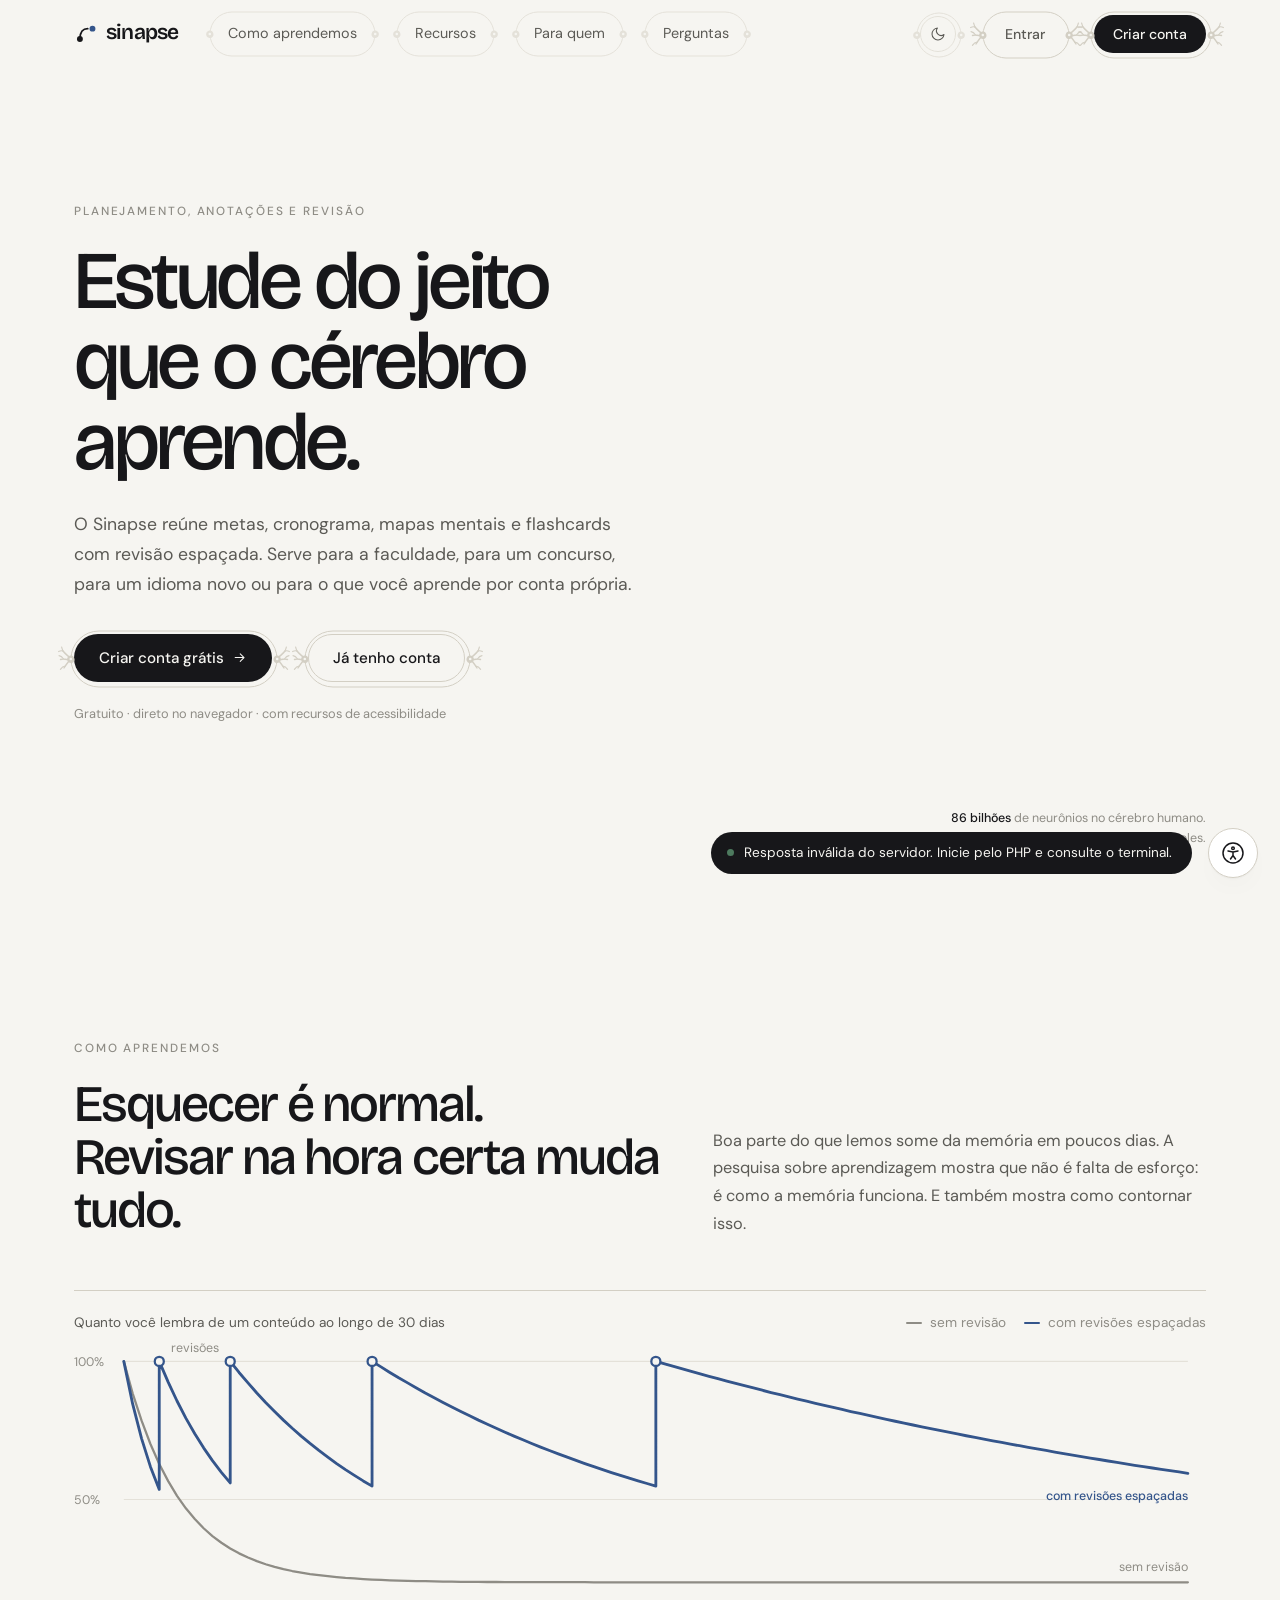
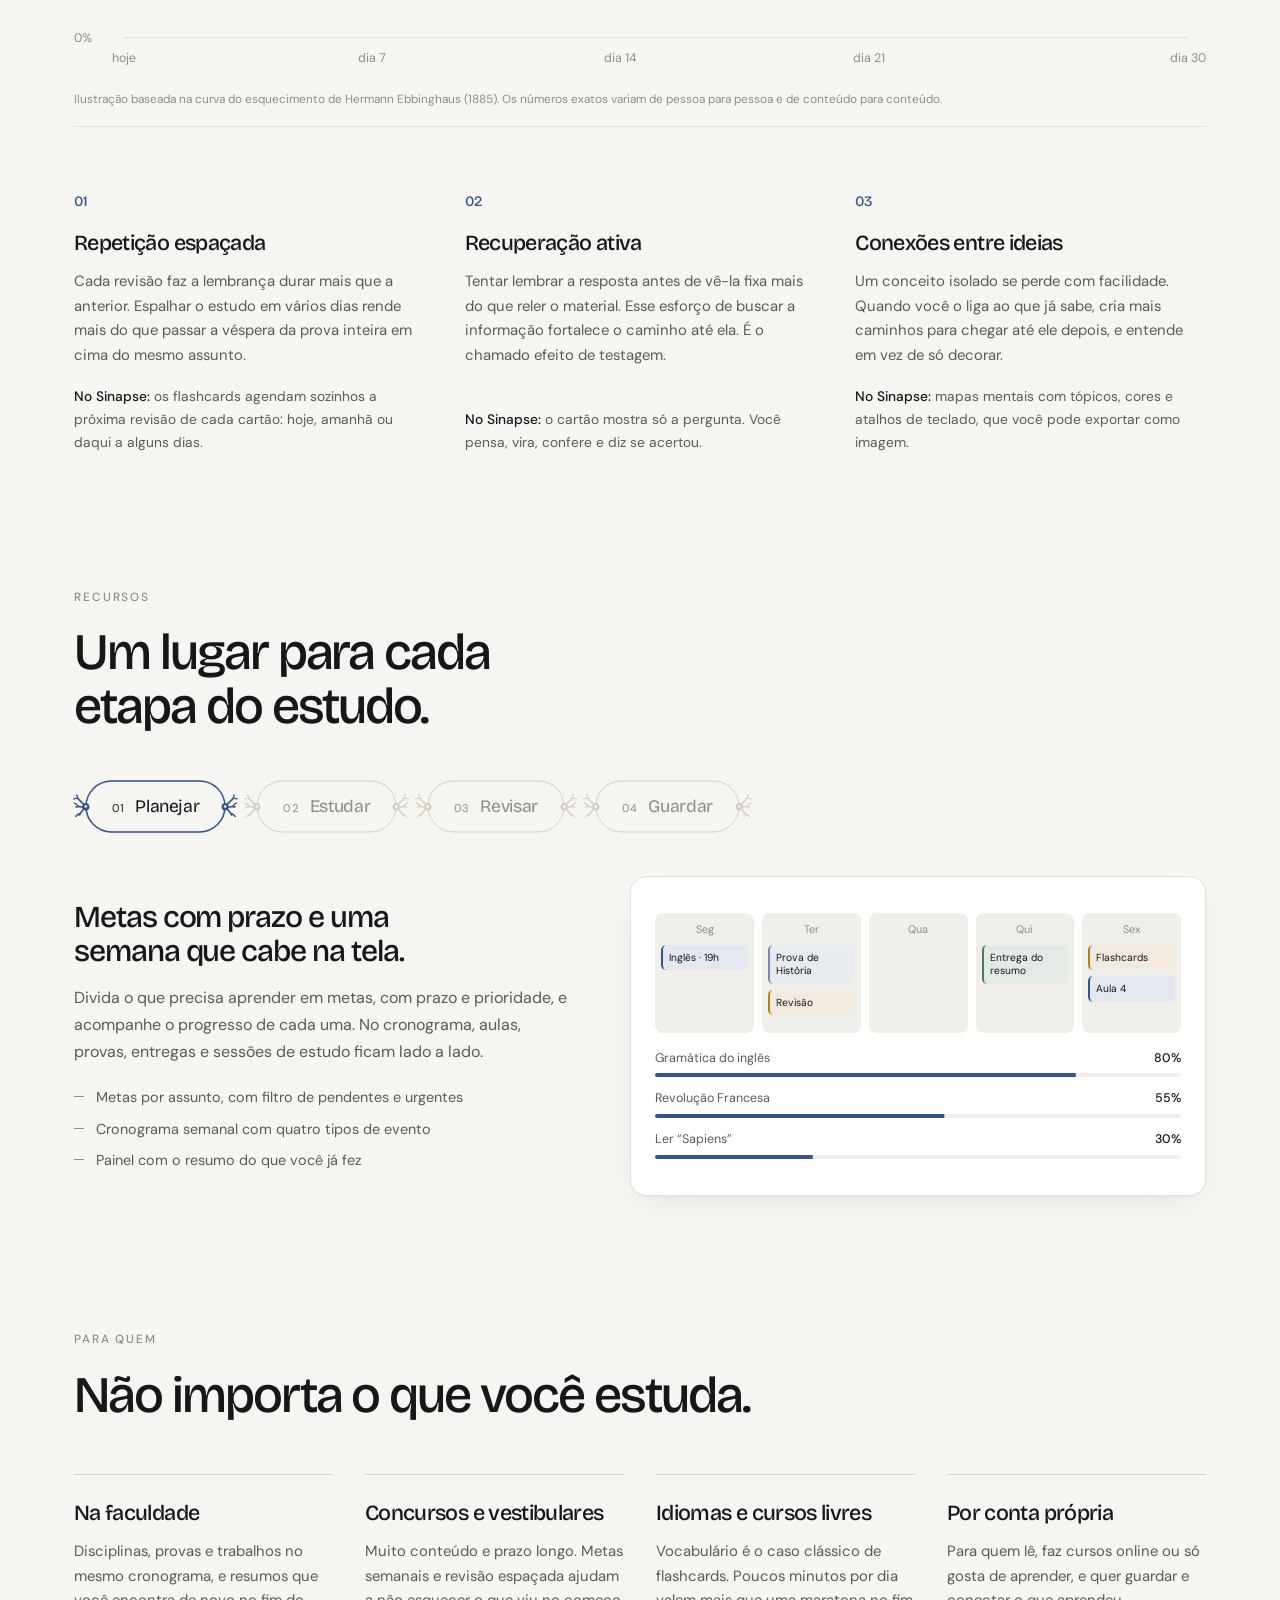
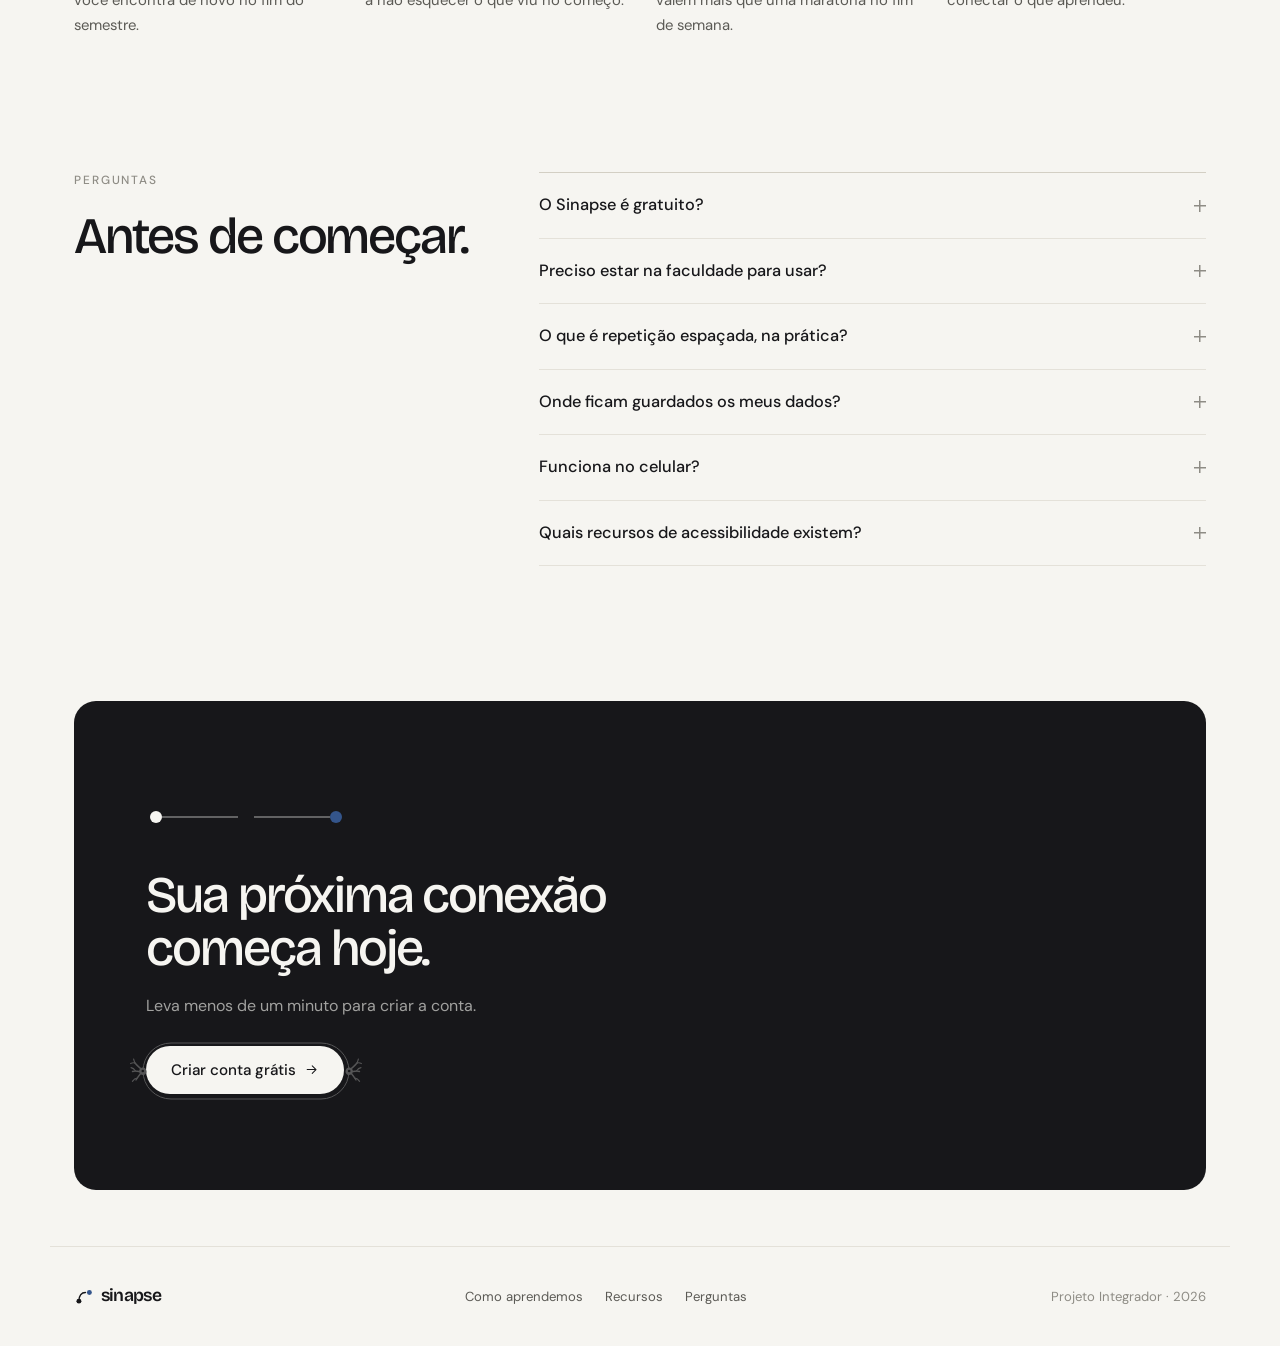
<file: sinapse-php/public/index.html>
<!DOCTYPE html>
<html lang="pt-BR">
<head>
<meta charset="UTF-8">
<meta name="viewport" content="width=device-width, initial-scale=1.0">
<meta name="color-scheme" content="light dark">
<title>Sinapse — organize seus estudos</title>
<meta name="description" content="Metas, cronograma, mapas mentais e flashcards com revisão espaçada em um só lugar. Para quem estuda na faculdade, para concursos, idiomas ou por conta própria.">
<link rel="icon" href="data:image/svg+xml,%3Csvg xmlns='http://www.w3.org/2000/svg' viewBox='0 0 32 32'%3E%3Crect width='32' height='32' rx='8' fill='%2317171a'/%3E%3Ccircle cx='9' cy='22' r='3.6' fill='%23f6f5f1'/%3E%3Cpath d='M9 22C9 13.5 13 10 18.5 10' fill='none' stroke='%23f6f5f1' stroke-width='2.4' stroke-linecap='round'/%3E%3Ccircle cx='24' cy='10' r='3.6' fill='%2393a9d3'/%3E%3C/svg%3E">
<link rel="preconnect" href="https://fonts.googleapis.com">
<link rel="preconnect" href="https://fonts.gstatic.com" crossorigin>
<link href="https://fonts.googleapis.com/css2?family=Bricolage+Grotesque:opsz,wght@12..96,400..700&family=Instrument+Serif:ital@0;1&family=DM+Sans:opsz,wght@9..40,300;9..40,400;9..40,500;9..40,600&family=Lexend:wght@300;400;500;600&display=swap" rel="stylesheet">
<link rel="stylesheet" href="css/style.css">
<link rel="stylesheet" href="css/landing.css">
<link rel="stylesheet" href="css/app.css">
<script>
  // Decide antes da pintura se a introdução completa deve tocar (uma vez por sessão do navegador).
  (function () {
    var d = document.documentElement, played = false, p = {};
    try { played = sessionStorage.getItem('ef_intro') === '1'; sessionStorage.setItem('ef_intro', '1'); } catch (e) {}
    // Preferências de tema e acessibilidade (ver js/a11y.js), aplicadas antes da pintura para não piscar.
    try { p = JSON.parse(localStorage.getItem('ef_a11y') || '{}') || {}; } catch (e) {}
    var t = p.theme === 'light' || p.theme === 'dark' ? p.theme : (matchMedia('(prefers-color-scheme: dark)').matches ? 'dark' : 'light');
    d.setAttribute('data-theme', t);
    if (p.fs) d.style.setProperty('--fs', p.fs);
    ['contrast', 'font', 'spacing', 'links', 'motion', 'cursor'].forEach(function (k) { if (p[k]) d.classList.add('a11y-' + k); });
    if (p.libras !== false) d.classList.add('a11y-libras');
    if (played || p.motion || matchMedia('(prefers-reduced-motion: reduce)').matches) d.classList.add('intro-quick');
    d.classList.add('booting');
  })();
</script>
</head>
<body>
<a class="skip-link" href="#conteudo" onclick="return skipToContent()">Pular para o conteúdo</a>

<!-- ÍCONES (sprite SVG minimalista). Uso: <svg class="icon"><use href="#i-nome"/></svg> -->
<svg xmlns="http://www.w3.org/2000/svg" width="0" height="0" style="position:absolute" aria-hidden="true">
  <!-- Logo: dois neurônios; o espaço entre a linha e o ponto azul é a fenda sináptica -->
  <symbol id="logo-mark" viewBox="0 0 32 32"><circle cx="8" cy="23" r="4" fill="currentColor"/><path d="M8 23C8 13.5 12.5 9 18.5 9" fill="none" stroke="currentColor" stroke-width="2.6" stroke-linecap="round"/><circle cx="25" cy="9" r="4" style="fill:var(--accent)"/></symbol>
  <symbol id="i-grid" viewBox="0 0 24 24"><rect x="3" y="3" width="7" height="7" rx="1"/><rect x="14" y="3" width="7" height="7" rx="1"/><rect x="14" y="14" width="7" height="7" rx="1"/><rect x="3" y="14" width="7" height="7" rx="1"/></symbol>
  <symbol id="i-pencil" viewBox="0 0 24 24"><path d="M12 20h9"/><path d="M16.5 3.5a2.12 2.12 0 0 1 3 3L7 19l-4 1 1-4Z"/></symbol>
  <symbol id="i-target" viewBox="0 0 24 24"><circle cx="12" cy="12" r="10"/><circle cx="12" cy="12" r="6"/><circle cx="12" cy="12" r="2"/></symbol>
  <symbol id="i-calendar" viewBox="0 0 24 24"><rect x="3" y="4" width="18" height="18" rx="2"/><path d="M16 2v4M8 2v4M3 10h18"/></symbol>
  <symbol id="i-folder" viewBox="0 0 24 24"><path d="M20 20a2 2 0 0 0 2-2V8a2 2 0 0 0-2-2h-7.9a2 2 0 0 1-1.69-.9L9.6 3.9A2 2 0 0 0 7.93 3H4a2 2 0 0 0-2 2v13a2 2 0 0 0 2 2Z"/></symbol>
  <symbol id="i-file" viewBox="0 0 24 24"><path d="M14.5 2H6a2 2 0 0 0-2 2v16a2 2 0 0 0 2 2h12a2 2 0 0 0 2-2V7.5L14.5 2z"/><polyline points="14 2 14 8 20 8"/><line x1="16" y1="13" x2="8" y2="13"/><line x1="16" y1="17" x2="8" y2="17"/></symbol>
  <symbol id="i-network" viewBox="0 0 24 24"><rect x="16" y="16" width="6" height="6" rx="1"/><rect x="2" y="16" width="6" height="6" rx="1"/><rect x="9" y="2" width="6" height="6" rx="1"/><path d="M5 16v-3a1 1 0 0 1 1-1h12a1 1 0 0 1 1 1v3"/><path d="M12 12V8"/></symbol>
  <symbol id="i-table" viewBox="0 0 24 24"><rect x="3" y="3" width="18" height="18" rx="2"/><path d="M3 9h18M3 15h18M9 3v18"/></symbol>
  <symbol id="i-text" viewBox="0 0 24 24"><path d="M17 10H3M21 6H3M21 14H3M17 18H3"/></symbol>
  <symbol id="i-presentation" viewBox="0 0 24 24"><path d="M2 3h20"/><path d="M21 3v11a2 2 0 0 1-2 2H5a2 2 0 0 1-2-2V3"/><path d="m7 21 5-5 5 5"/></symbol>
  <symbol id="i-zap" viewBox="0 0 24 24"><polygon points="13 2 3 14 12 14 11 22 21 10 12 10 13 2"/></symbol>
  <symbol id="i-check" viewBox="0 0 24 24"><path d="M20 6 9 17l-5-5"/></symbol>
  <symbol id="i-clock" viewBox="0 0 24 24"><circle cx="12" cy="12" r="10"/><path d="M12 6v6l4 2"/></symbol>
  <symbol id="i-trash" viewBox="0 0 24 24"><path d="M3 6h18M8 6V4a2 2 0 0 1 2-2h4a2 2 0 0 1 2 2v2M19 6l-1 14a2 2 0 0 1-2 2H8a2 2 0 0 1-2-2L5 6"/></symbol>
  <symbol id="i-save" viewBox="0 0 24 24"><path d="M19 21H5a2 2 0 0 1-2-2V5a2 2 0 0 1 2-2h11l5 5v11a2 2 0 0 1-2 2z"/><path d="M17 21v-8H7v8M7 3v5h8"/></symbol>
  <symbol id="i-move" viewBox="0 0 24 24"><path d="M5 9l-3 3 3 3M9 5l3-3 3 3M15 19l-3 3-3-3M19 9l3 3-3 3M2 12h20M12 2v20"/></symbol>
  <symbol id="i-plus" viewBox="0 0 24 24"><path d="M12 5v14M5 12h14"/></symbol>
  <symbol id="i-x" viewBox="0 0 24 24"><path d="M18 6 6 18M6 6l12 12"/></symbol>
  <symbol id="i-arrow" viewBox="0 0 24 24"><path d="M5 12h14M13 6l6 6-6 6"/></symbol>
  <symbol id="i-logout" viewBox="0 0 24 24"><path d="M9 21H5a2 2 0 0 1-2-2V5a2 2 0 0 1 2-2h4M16 17l5-5-5-5M21 12H9"/></symbol>
  <symbol id="i-search" viewBox="0 0 24 24"><circle cx="11" cy="11" r="7"/><path d="m21 21-4.3-4.3"/></symbol>
  <symbol id="i-eye" viewBox="0 0 24 24"><path d="M2 12s3.5-7 10-7 10 7 10 7-3.5 7-10 7S2 12 2 12z"/><circle cx="12" cy="12" r="3"/></symbol>
  <symbol id="i-eye-off" viewBox="0 0 24 24"><path d="M9.9 4.2A10.4 10.4 0 0 1 12 4c6.5 0 10 8 10 8a17.6 17.6 0 0 1-2.2 3.2M6.6 6.6A17.4 17.4 0 0 0 2 12s3.5 8 10 8a9.7 9.7 0 0 0 5.4-1.6"/><path d="M14.1 14.1a3 3 0 1 1-4.2-4.2M2 2l20 20"/></symbol>
  <symbol id="i-sun" viewBox="0 0 24 24"><circle cx="12" cy="12" r="4"/><path d="M12 2v2M12 20v2M4.9 4.9l1.4 1.4M17.7 17.7l1.4 1.4M2 12h2M20 12h2M4.9 19.1l1.4-1.4M17.7 6.3l1.4-1.4"/></symbol>
  <symbol id="i-moon" viewBox="0 0 24 24"><path d="M21 12.8A9 9 0 1 1 11.2 3a7 7 0 0 0 9.8 9.8z"/></symbol>
  <symbol id="i-monitor" viewBox="0 0 24 24"><rect x="2" y="3" width="20" height="14" rx="2"/><path d="M8 21h8M12 17v4"/></symbol>
  <symbol id="i-a11y" viewBox="0 0 24 24"><circle cx="12" cy="12" r="10"/><circle cx="12" cy="7.2" r="1.3"/><path d="M7 10l5 1 5-1M12 11v3.5M9.5 18l2.5-3.5 2.5 3.5"/></symbol>
  <symbol id="i-contrast" viewBox="0 0 24 24"><circle cx="12" cy="12" r="10"/><path d="M12 2v20" /><path d="M12 2a10 10 0 0 1 0 20z" fill="currentColor"/></symbol>
  <symbol id="i-type" viewBox="0 0 24 24"><path d="M4 7V4h16v3M9 20h6M12 4v16"/></symbol>
  <symbol id="i-spacing" viewBox="0 0 24 24"><path d="M9 6h12M9 12h12M9 18h12"/><path d="M4 4v16M2.5 6 4 4l1.5 2M2.5 18 4 20l1.5-2"/></symbol>
  <symbol id="i-link" viewBox="0 0 24 24"><path d="M10 13a5 5 0 0 0 7.5.5l3-3a5 5 0 0 0-7-7l-1.7 1.7"/><path d="M14 11a5 5 0 0 0-7.5-.5l-3 3a5 5 0 0 0 7 7l1.7-1.7"/></symbol>
  <symbol id="i-pause" viewBox="0 0 24 24"><circle cx="12" cy="12" r="10"/><path d="M10 15V9M14 15V9"/></symbol>
  <symbol id="i-guide" viewBox="0 0 24 24"><path d="M3 5h18M3 19h18"/><rect x="2" y="9.5" width="20" height="5" rx="1"/></symbol>
  <symbol id="i-cursor" viewBox="0 0 24 24"><path d="M4 3l7 18 2.5-7.5L21 11z"/></symbol>
  <symbol id="i-volume" viewBox="0 0 24 24"><path d="M11 5 6 9H2v6h4l5 4z"/><path d="M15.5 8.5a5 5 0 0 1 0 7M19 5a10 10 0 0 1 0 14"/></symbol>
  <symbol id="i-hand" viewBox="0 0 24 24"><path d="M18 11V6a2 2 0 0 0-4 0v5M14 10V4a2 2 0 0 0-4 0v6M10 10.5V6a2 2 0 0 0-4 0v8"/><path d="M18 8a2 2 0 1 1 4 0v6a8 8 0 0 1-8 8h-2c-2.8 0-4.5-.9-6-2.4l-3.6-3.6a2 2 0 0 1 2.8-2.8L7 15"/></symbol>
  <symbol id="i-reset" viewBox="0 0 24 24"><path d="M3 12a9 9 0 1 0 3-6.7L3 8"/><path d="M3 3v5h5"/></symbol>
  <symbol id="i-minus" viewBox="0 0 24 24"><path d="M5 12h14"/></symbol>
  <symbol id="i-cards" viewBox="0 0 24 24"><rect x="7" y="3" width="14" height="16" rx="2"/><path d="M3 7.5v11A2.5 2.5 0 0 0 5.5 21H15"/><path d="M11 9h6M11 13h4"/></symbol>
  <symbol id="i-play" viewBox="0 0 24 24"><path d="M7 4.5v15l12-7.5z"/></symbol>
  <symbol id="i-branch" viewBox="0 0 24 24"><rect x="2" y="9" width="7" height="6" rx="1.5"/><rect x="15" y="3" width="7" height="6" rx="1.5"/><rect x="15" y="15" width="7" height="6" rx="1.5"/><path d="M9 12h3M12 6v12M12 6h3M12 18h3"/></symbol>
  <symbol id="i-undo" viewBox="0 0 24 24"><path d="M9 14 4 9l5-5"/><path d="M4 9h11a5 5 0 0 1 0 10h-3"/></symbol>
  <symbol id="i-redo" viewBox="0 0 24 24"><path d="m15 14 5-5-5-5"/><path d="M20 9H9a5 5 0 0 0 0 10h3"/></symbol>
  <symbol id="i-focus" viewBox="0 0 24 24"><path d="M3 8V5a2 2 0 0 1 2-2h3M16 3h3a2 2 0 0 1 2 2v3M21 16v3a2 2 0 0 1-2 2h-3M8 21H5a2 2 0 0 1-2-2v-3"/><circle cx="12" cy="12" r="3"/></symbol>
  <symbol id="i-maximize" viewBox="0 0 24 24"><path d="M15 3h6v6M9 21H3v-6M21 3l-7 7M3 21l7-7"/></symbol>
  <symbol id="i-minimize" viewBox="0 0 24 24"><path d="M4 14h6v6M20 10h-6V4M14 10l7-7M3 21l7-7"/></symbol>
  <symbol id="i-list" viewBox="0 0 24 24"><path d="M9 6h11M9 12h11M9 18h11M4 6h.01M4 12h.01M4 18h.01"/></symbol>
  <symbol id="i-download" viewBox="0 0 24 24"><path d="M12 3v12M7 10l5 5 5-5M4 21h16"/></symbol>
  <symbol id="i-camera" viewBox="0 0 24 24"><path d="M14.5 4h-5L7.5 7H4a2 2 0 0 0-2 2v9a2 2 0 0 0 2 2h16a2 2 0 0 0 2-2V9a2 2 0 0 0-2-2h-3.5z"/><circle cx="12" cy="13" r="3.5"/></symbol>
  <symbol id="i-user" viewBox="0 0 24 24"><circle cx="12" cy="8" r="4"/><path d="M4 21a8 8 0 0 1 16 0"/></symbol>
  <symbol id="i-chevron" viewBox="0 0 24 24"><path d="m9 6 6 6-6 6"/></symbol>
  <symbol id="i-shield" viewBox="0 0 24 24"><path d="M12 22s8-3.5 8-10V5l-8-3-8 3v7c0 6.5 8 10 8 10z"/><path d="m9 12 2 2 4-4"/></symbol>
  <symbol id="i-users" viewBox="0 0 24 24"><circle cx="9" cy="8" r="3.5"/><path d="M2.5 20a6.5 6.5 0 0 1 13 0"/><path d="M16 4.6a3.5 3.5 0 0 1 0 6.8M18 14.5a6.5 6.5 0 0 1 3.5 5.5"/></symbol>
  <symbol id="i-key" viewBox="0 0 24 24"><circle cx="7.5" cy="15.5" r="4.5"/><path d="m10.7 12.3 9.3-9.3M17 6l3 3M15 8l2 2"/></symbol>
</svg>

<!-- INTRODUÇÃO: dois neurônios se conectam (toca uma vez por sessão; clique ou tecla pula) -->
<div id="intro" aria-hidden="true">
  <div class="intro-stage">
    <svg class="synapse" viewBox="0 0 720 280" fill="none">

      <!-- neurônio A (pré-sináptico) -->
      <g class="syn-a">
        <g class="tree">
        <path class="dend d1" pathLength="1" d="M160 126 C140 108 122 96 98 84"/>
        <path class="dend d2" pathLength="1" d="M122 97 C116 82 112 70 102 58"/>
        <path class="dend d2" pathLength="1" d="M98 84 C84 80 72 76 58 78"/>
        <path class="dend d3" pathLength="1" d="M102 58 C98 50 92 44 84 40"/>
        <path class="dend d3" pathLength="1" d="M106 64 C112 54 116 46 118 36"/>
        <path class="dend d3" pathLength="1" d="M58 78 C50 72 44 66 38 64"/>
        <path class="dend d1" pathLength="1" d="M155 142 C134 142 112 146 86 144"/>
        <path class="dend d2" pathLength="1" d="M112 145 C102 134 92 128 78 124"/>
        <path class="dend d2" pathLength="1" d="M86 144 C74 150 64 158 50 160"/>
        <path class="dend d3" pathLength="1" d="M78 124 C70 118 62 116 54 116"/>
        <path class="dend d3" pathLength="1" d="M64 157 C58 166 54 172 46 178"/>
        <path class="dend d1" pathLength="1" d="M162 158 C150 176 136 192 118 206"/>
        <path class="dend d2" pathLength="1" d="M136 191 C138 206 136 218 130 232"/>
        <path class="dend d2" pathLength="1" d="M118 206 C104 210 92 214 80 222"/>
        <path class="dend d3" pathLength="1" d="M80 222 C72 230 68 238 66 246"/>
        <path class="dend d1" pathLength="1" d="M178 112 C180 90 176 66 172 40"/>
        <path class="dend d2" pathLength="1" d="M176 72 C186 60 194 52 208 46"/>
        <path class="dend d3" pathLength="1" d="M172 40 C166 32 160 26 152 22"/>
        <path class="dend d3" pathLength="1" d="M174 50 C180 40 184 32 186 22"/>
        <path class="dend d1" pathLength="1" d="M188 162 C196 178 206 190 220 198"/>
        <path class="dend d2" pathLength="1" d="M206 190 C206 202 204 212 198 222"/>
        <path class="dend d3" pathLength="1" d="M220 198 C228 202 236 202 244 200"/>
        <path class="soma" d="M160 124 C166 110 186 108 194 122 C202 133 203 148 195 157 C186 167 166 169 158 159 C150 149 151 135 160 124 Z"/>
        <circle class="nucleus" cx="176" cy="139" r="7.5"/>
        <circle class="nucleolus" cx="176" cy="139" r="2.4"/>
        </g>
        <path class="hillock" d="M194 131 L216 138 L216 142 L194 149 Z"/>
        <path class="axon" pathLength="1" d="M214 140 H300"/>
        <rect class="myelin" x="220" y="134" width="20" height="12" rx="6" style="--m:0"/>
        <rect class="myelin" x="246" y="134" width="20" height="12" rx="6" style="--m:1"/>
        <rect class="myelin" x="272" y="134" width="20" height="12" rx="6" style="--m:2"/>
        <path class="term" pathLength="1" d="M298 140 C307 140 309 125 317 121"/>
        <path class="term" pathLength="1" d="M298 140 H317"/>
        <path class="term" pathLength="1" d="M298 140 C307 140 309 155 317 159"/>
        <circle class="bouton" cx="321" cy="120" r="4.2"/>
        <circle class="bouton" cx="322" cy="140" r="4.6"/>
        <circle class="bouton" cx="321" cy="160" r="4.2"/>
      </g>

      <!-- potencial de ação: salta entre os nós de Ranvier -->
      <g class="spike"><circle class="halo" cx="214" cy="140" r="9"/><circle cx="214" cy="140" r="4"/></g>
      <g class="vesicles">
        <circle cx="328" cy="120" r="2" style="--v:0"/>
        <circle cx="329" cy="136" r="2" style="--v:1"/>
        <circle cx="328" cy="160" r="2" style="--v:2"/>
        <circle cx="329" cy="145" r="2" style="--v:3"/>
        <circle cx="328" cy="128" r="2" style="--v:4"/>
      </g>

      <!-- neurônio B (pós-sináptico): mesma árvore espelhada -->
      <g class="syn-b">
        <path class="dend d1 recv" pathLength="1" d="M520 140 C470 143 420 136 362 140"/>
        <path class="dend d3 recv" pathLength="1" d="M452 141 C446 130 440 124 430 119"/>
        <path class="dend d3 recv" pathLength="1" d="M420 138 C414 148 408 154 398 159"/>
        <path class="dend d2 recv" pathLength="1" d="M376 139 C366 134 358 126 350 121"/>
        <path class="dend d2 recv" pathLength="1" d="M376 141 C366 146 358 154 350 159"/>
        <circle class="spine" cx="347" cy="120" r="4"/>
        <circle class="spine" cx="347" cy="140" r="4.4"/>
        <circle class="spine" cx="347" cy="160" r="4"/>
        <circle class="ring" cx="545" cy="140" r="22"/>
        <g class="tree" transform="translate(720 280) scale(-1 -1)">
        <path class="dend d1" pathLength="1" d="M160 126 C140 108 122 96 98 84"/>
        <path class="dend d2" pathLength="1" d="M122 97 C116 82 112 70 102 58"/>
        <path class="dend d2" pathLength="1" d="M98 84 C84 80 72 76 58 78"/>
        <path class="dend d3" pathLength="1" d="M102 58 C98 50 92 44 84 40"/>
        <path class="dend d3" pathLength="1" d="M106 64 C112 54 116 46 118 36"/>
        <path class="dend d3" pathLength="1" d="M58 78 C50 72 44 66 38 64"/>
        <path class="dend d1" pathLength="1" d="M155 142 C134 142 112 146 86 144"/>
        <path class="dend d2" pathLength="1" d="M112 145 C102 134 92 128 78 124"/>
        <path class="dend d2" pathLength="1" d="M86 144 C74 150 64 158 50 160"/>
        <path class="dend d3" pathLength="1" d="M78 124 C70 118 62 116 54 116"/>
        <path class="dend d3" pathLength="1" d="M64 157 C58 166 54 172 46 178"/>
        <path class="dend d1" pathLength="1" d="M162 158 C150 176 136 192 118 206"/>
        <path class="dend d2" pathLength="1" d="M136 191 C138 206 136 218 130 232"/>
        <path class="dend d2" pathLength="1" d="M118 206 C104 210 92 214 80 222"/>
        <path class="dend d3" pathLength="1" d="M80 222 C72 230 68 238 66 246"/>
        <path class="dend d1" pathLength="1" d="M178 112 C180 90 176 66 172 40"/>
        <path class="dend d2" pathLength="1" d="M176 72 C186 60 194 52 208 46"/>
        <path class="dend d3" pathLength="1" d="M172 40 C166 32 160 26 152 22"/>
        <path class="dend d3" pathLength="1" d="M174 50 C180 40 184 32 186 22"/>
        <path class="dend d1" pathLength="1" d="M188 162 C196 178 206 190 220 198"/>
        <path class="dend d2" pathLength="1" d="M206 190 C206 202 204 212 198 222"/>
        <path class="dend d3" pathLength="1" d="M220 198 C228 202 236 202 244 200"/>
        <path class="soma" d="M160 124 C166 110 186 108 194 122 C202 133 203 148 195 157 C186 167 166 169 158 159 C150 149 151 135 160 124 Z"/>
        <circle class="nucleus" cx="176" cy="139" r="7.5"/>
        <circle class="nucleolus" cx="176" cy="139" r="2.4"/>
        </g>
      </g>
    </svg>
    <div class="intro-brand"><svg class="brand-mark"><use href="#logo-mark"/></svg><span class="brand-word">sinapse</span></div>
  </div>
</div>

<!-- PÁGINA INICIAL (pré-login) + PAINEL DE ACESSO -->
<div id="auth-screen">
  <header class="lp-nav" id="lp-nav">
    <div class="lp-container lp-nav-inner">
      <a class="brand" href="#topo" aria-label="Sinapse, início"><svg class="brand-mark" aria-hidden="true"><use href="#logo-mark"/></svg><span class="brand-word">sinapse</span></a>
      <nav class="lp-links" aria-label="Seções da página">
        <a href="#ciencia">Como aprendemos</a>
        <a href="#recursos">Recursos</a>
        <a href="#para-quem">Para quem</a>
        <a href="#perguntas">Perguntas</a>
      </nav>
      <div class="lp-nav-actions">
        <button type="button" class="theme-toggle" onclick="toggleTheme()" aria-label="Alternar modo escuro"><svg class="icon i-moon"><use href="#i-moon"/></svg><svg class="icon i-sun"><use href="#i-sun"/></svg></button>
        <button class="lp-btn-ghost" onclick="openAuth('login')">Entrar</button>
        <button class="lp-btn-dark" onclick="openAuth('register')">Criar conta</button>
      </div>
    </div>
  </header>

  <main id="topo" tabindex="-1">
    <!-- HERO -->
    <section class="hero">
      <div class="hero-brain-wrap" aria-hidden="true"><canvas id="brain" class="hero-brain"></canvas></div>
      <div class="lp-container hero-inner">
        <div class="hero-copy">
          <p class="lp-eyebrow hero-seq" style="--d:0">Planejamento, anotações e revisão</p>
          <h1 class="hero-title">
            <span class="ln"><span style="--d:1">Estude do jeito</span></span>
            <span class="ln"><span style="--d:2">que o cérebro</span></span>
            <span class="ln"><span style="--d:3">aprende.</span></span>
          </h1>
          <p class="hero-lead hero-seq" style="--d:5">O Sinapse reúne metas, cronograma, mapas mentais e flashcards com revisão espaçada. Serve para a faculdade, para um concurso, para um idioma novo ou para o que você aprende por conta própria.</p>
          <div class="lp-cta hero-seq" style="--d:6">
            <button class="lp-btn-dark lp-btn-lg" onclick="openAuth('register')">Criar conta grátis <svg class="icon"><use href="#i-arrow"/></svg></button>
            <button class="lp-btn-outline lp-btn-lg" onclick="openAuth('login')">Já tenho conta</button>
          </div>
          <p class="hero-note hero-seq" style="--d:7">Gratuito · direto no navegador · com recursos de acessibilidade</p>
        </div>
      </div>
      <p class="hero-caption hero-seq" style="--d:9"><b>86 bilhões</b> de neurônios no cérebro humano.<br>Aprender é fortalecer as conexões entre eles.</p>
    </section>

    <!-- CIÊNCIA -->
    <section class="lp-section lp-container" id="ciencia">
      <div class="lp-section-head split" data-reveal>
        <div>
          <p class="lp-eyebrow">Como aprendemos</p>
          <h2 class="lp-h2">Esquecer é normal.<br>Revisar na hora certa muda tudo.</h2>
        </div>
        <p class="lp-section-lead">Boa parte do que lemos some da memória em poucos dias. A pesquisa sobre aprendizagem mostra que não é falta de esforço: é como a memória funciona. E também mostra como contornar isso.</p>
      </div>

      <figure class="curve" data-reveal id="curve">
        <figcaption class="curve-head">
          <span>Quanto você lembra de um conteúdo ao longo de 30 dias</span>
          <span class="curve-legend"><i class="k-plain"></i>sem revisão <i class="k-spaced"></i>com revisões espaçadas</span>
        </figcaption>
        <svg viewBox="0 0 1000 300" role="img" aria-label="Gráfico: sem revisão, a lembrança cai para cerca de 20% em poucos dias. Com revisões nos dias 1, 3, 7 e 15, ela volta a subir a cada revisão e cai cada vez mais devagar.">
          <g class="curve-grid"></g>
          <path class="curve-plain" pathLength="1"/>
          <path class="curve-spaced" pathLength="1"/>
          <g class="curve-marks"></g>
        </svg>
        <p class="curve-note">Ilustração baseada na curva do esquecimento de Hermann Ebbinghaus (1885). Os números exatos variam de pessoa para pessoa e de conteúdo para conteúdo.</p>
      </figure>

      <ol class="principles">
        <li data-reveal>
          <span class="pr-n">01</span>
          <h3>Repetição espaçada</h3>
          <p>Cada revisão faz a lembrança durar mais que a anterior. Espalhar o estudo em vários dias rende mais do que passar a véspera da prova inteira em cima do mesmo assunto.</p>
          <p class="pr-app"><b>No Sinapse:</b> os flashcards agendam sozinhos a próxima revisão de cada cartão: hoje, amanhã ou daqui a alguns dias.</p>
        </li>
        <li data-reveal>
          <span class="pr-n">02</span>
          <h3>Recuperação ativa</h3>
          <p>Tentar lembrar a resposta antes de vê-la fixa mais do que reler o material. Esse esforço de buscar a informação fortalece o caminho até ela. É o chamado efeito de testagem.</p>
          <p class="pr-app"><b>No Sinapse:</b> o cartão mostra só a pergunta. Você pensa, vira, confere e diz se acertou.</p>
        </li>
        <li data-reveal>
          <span class="pr-n">03</span>
          <h3>Conexões entre ideias</h3>
          <p>Um conceito isolado se perde com facilidade. Quando você o liga ao que já sabe, cria mais caminhos para chegar até ele depois, e entende em vez de só decorar.</p>
          <p class="pr-app"><b>No Sinapse:</b> mapas mentais com tópicos, cores e atalhos de teclado, que você pode exportar como imagem.</p>
        </li>
      </ol>
    </section>

    <!-- RECURSOS -->
    <section class="lp-section lp-container" id="recursos">
      <div class="lp-section-head" data-reveal>
        <p class="lp-eyebrow">Recursos</p>
        <h2 class="lp-h2">Um lugar para cada etapa do estudo.</h2>
      </div>

      <div class="stages" data-reveal>
        <div class="stage-tabs" role="tablist" aria-label="Etapas do estudo">
          <button type="button" role="tab" id="st-t-planejar" aria-controls="st-planejar" aria-selected="true"><span>01</span>Planejar</button>
          <button type="button" role="tab" id="st-t-criar" aria-controls="st-criar" aria-selected="false" tabindex="-1"><span>02</span>Estudar</button>
          <button type="button" role="tab" id="st-t-revisar" aria-controls="st-revisar" aria-selected="false" tabindex="-1"><span>03</span>Revisar</button>
          <button type="button" role="tab" id="st-t-guardar" aria-controls="st-guardar" aria-selected="false" tabindex="-1"><span>04</span>Guardar</button>
        </div>

        <div class="stage-panel" role="tabpanel" id="st-planejar" aria-labelledby="st-t-planejar">
          <div class="stage-text">
            <h3>Metas com prazo e uma semana que cabe na tela.</h3>
            <p>Divida o que precisa aprender em metas, com prazo e prioridade, e acompanhe o progresso de cada uma. No cronograma, aulas, provas, entregas e sessões de estudo ficam lado a lado.</p>
            <ul><li>Metas por assunto, com filtro de pendentes e urgentes</li><li>Cronograma semanal com quatro tipos de evento</li><li>Painel com o resumo do que você já fez</li></ul>
          </div>
          <div class="stage-visual" aria-hidden="true">
            <div class="mock-week">
              <div><small>Seg</small><i class="e1">Inglês · 19h</i></div>
              <div><small>Ter</small><i class="e2">Prova de História</i><i class="e4">Revisão</i></div>
              <div><small>Qua</small></div>
              <div><small>Qui</small><i class="e3">Entrega do resumo</i></div>
              <div><small>Sex</small><i class="e4">Flashcards</i><i class="e1">Aula 4</i></div>
            </div>
            <div class="mock-goals">
              <div><span>Gramática do inglês</span><b>80%</b><em style="--w:.8"></em></div>
              <div><span>Revolução Francesa</span><b>55%</b><em style="--w:.55"></em></div>
              <div><span>Ler “Sapiens”</span><b>30%</b><em style="--w:.3"></em></div>
            </div>
          </div>
        </div>

        <div class="stage-panel" role="tabpanel" id="st-criar" aria-labelledby="st-t-criar" hidden>
          <div class="stage-text">
            <h3>Escreva, organize e conecte o que aprendeu.</h3>
            <p>Faça resumos em documentos, monte tabelas em planilhas e desenhe mapas mentais para ver como os assuntos se ligam. Tudo é salvo na sua conta.</p>
            <ul><li>Mapa mental com arrastar, cores e exportação em imagem</li><li>Documentos para resumos e anotações</li><li>Planilhas para notas, horas de estudo e listas</li></ul>
          </div>
          <div class="stage-visual" aria-hidden="true">
            <svg class="mock-map" viewBox="0 0 360 220">
              <g class="mm-links"><path d="M180 110 C140 110 130 52 92 52"/><path d="M180 110 C140 110 130 168 92 168"/><path d="M180 110 C220 110 232 60 270 60"/><path d="M180 110 C220 110 232 160 270 160"/><path d="M270 160 C300 160 300 194 326 194"/></g>
              <g class="mm-nodes">
                <rect class="root" x="134" y="94" width="92" height="32" rx="16"/><text x="180" y="114">Fotossíntese</text>
                <rect x="34" y="38" width="80" height="28" rx="14"/><text x="74" y="56">Luz solar</text>
                <rect x="34" y="154" width="80" height="28" rx="14"/><text x="74" y="172">Clorofila</text>
                <rect x="248" y="46" width="84" height="28" rx="14"/><text x="290" y="64">Glicose</text>
                <rect x="248" y="146" width="70" height="28" rx="14"/><text x="283" y="164">O₂</text>
              </g>
            </svg>
          </div>
        </div>

        <div class="stage-panel" role="tabpanel" id="st-revisar" aria-labelledby="st-t-revisar" hidden>
          <div class="stage-text">
            <h3>Flashcards que lembram por você quando revisar.</h3>
            <p>Crie baralhos com pergunta e resposta. Na revisão, você responde de cabeça, confere e marca como foi. O Sinapse calcula quando aquele cartão deve voltar.</p>
            <ul><li>Revisões do dia aparecem no painel</li><li>Errou? O cartão volta hoje. Acertou? Ele espera mais</li><li>Atalhos de teclado para revisar rápido</li></ul>
          </div>
          <div class="stage-visual" aria-hidden="true">
            <div class="mock-card">
              <small>Pergunta · 3 de 12</small>
              <p>Como se diz “eu tenho estudado” em inglês?</p>
              <div class="mock-card-back">I have been studying</div>
            </div>
            <div class="mock-rate"><span class="r1"><b>Errei</b>hoje</span><span class="r2"><b>Difícil</b>amanhã</span><span class="r3"><b>Acertei</b>em 4 dias</span></div>
          </div>
        </div>

        <div class="stage-panel" role="tabpanel" id="st-guardar" aria-labelledby="st-t-guardar" hidden>
          <div class="stage-text">
            <h3>Seus materiais organizados, sem caçar arquivo.</h3>
            <p>Tudo o que você cria cai automaticamente na pasta certa, com busca e contagem. E os seus dados são seus: dá para exportar tudo quando quiser.</p>
            <ul><li>Pastas por tipo de material, com contagem</li><li>Busca dentro de cada pasta</li><li>Exporte todos os seus dados quando quiser</li></ul>
          </div>
          <div class="stage-visual" aria-hidden="true">
            <div class="mock-files">
              <div><svg class="icon"><use href="#i-folder"/></svg>Mapas mentais<span>6 itens</span></div>
              <div><svg class="icon"><use href="#i-folder"/></svg>Documentos<span>14 itens</span></div>
              <div><svg class="icon"><use href="#i-folder"/></svg>Planilhas<span>3 itens</span></div>
              <div><svg class="icon"><use href="#i-folder"/></svg>Flashcards<span>9 itens</span></div>
            </div>
          </div>
        </div>
      </div>
    </section>

    <!-- PARA QUEM -->
    <section class="lp-section lp-container" id="para-quem">
      <div class="lp-section-head" data-reveal>
        <p class="lp-eyebrow">Para quem</p>
        <h2 class="lp-h2">Não importa o que você estuda.</h2>
      </div>
      <div class="audience">
        <article data-reveal><h3>Na faculdade</h3><p>Disciplinas, provas e trabalhos no mesmo cronograma, e resumos que você encontra de novo no fim do semestre.</p></article>
        <article data-reveal><h3>Concursos e vestibulares</h3><p>Muito conteúdo e prazo longo. Metas semanais e revisão espaçada ajudam a não esquecer o que viu no começo.</p></article>
        <article data-reveal><h3>Idiomas e cursos livres</h3><p>Vocabulário é o caso clássico de flashcards. Poucos minutos por dia valem mais que uma maratona no fim de semana.</p></article>
        <article data-reveal><h3>Por conta própria</h3><p>Para quem lê, faz cursos online ou só gosta de aprender, e quer guardar e conectar o que aprendeu.</p></article>
      </div>
    </section>

    <!-- PERGUNTAS -->
    <section class="lp-section lp-container faq-wrap" id="perguntas">
      <div class="lp-section-head" data-reveal>
        <p class="lp-eyebrow">Perguntas</p>
        <h2 class="lp-h2">Antes de começar.</h2>
      </div>
      <div class="faq" data-reveal>
        <details><summary>O Sinapse é gratuito?</summary><p>Sim. Criar a conta e usar todos os recursos não custa nada.</p></details>
        <details><summary>Preciso estar na faculdade para usar?</summary><p>Não. No cadastro, o campo “o que você estuda” é opcional e aceita qualquer coisa: um curso, um concurso, um idioma ou um hobby.</p></details>
        <details><summary>O que é repetição espaçada, na prática?</summary><p>É revisar um conteúdo em intervalos que vão aumentando: no dia seguinte, depois de alguns dias, depois de uma semana. Cada revisão acontece perto do momento em que você começaria a esquecer, o que reforça a memória com menos tempo de estudo.</p></details>
        <details><summary>Onde ficam guardados os meus dados?</summary><p>Na sua conta, em um banco de dados na nuvem. Pelo perfil, você pode exportar tudo em um arquivo ou excluir a conta e os dados de forma permanente.</p></details>
        <details><summary>Funciona no celular?</summary><p>Sim, direto pelo navegador, sem instalar nada.</p></details>
        <details><summary>Quais recursos de acessibilidade existem?</summary><p>Tema claro e escuro, alto contraste, ajuste do tamanho do texto, fonte mais legível, mais espaçamento, guia de leitura, leitura em voz alta e tradutor de Libras (VLibras). Abra pelo botão no canto da tela ou com <kbd>Alt</kbd> + <kbd>A</kbd>.</p></details>
      </div>
    </section>

    <section class="lp-container">
      <div class="lp-final" data-reveal>
        <svg class="final-syn" viewBox="0 0 200 40" aria-hidden="true"><circle cx="10" cy="20" r="6"/><path d="M16 20 H 92"/><path class="gap" d="M108 20 H 184"/><circle class="b" cx="190" cy="20" r="6"/><circle class="pulse" cx="16" cy="20" r="3"/></svg>
        <h2 class="lp-h2">Sua próxima conexão<br>começa hoje.</h2>
        <p>Leva menos de um minuto para criar a conta.</p>
        <button class="lp-btn-light lp-btn-lg" onclick="openAuth('register')">Criar conta grátis <svg class="icon"><use href="#i-arrow"/></svg></button>
      </div>
    </section>
  </main>

  <footer class="lp-footer lp-container">
    <span class="brand brand-sm"><svg class="brand-mark" aria-hidden="true"><use href="#logo-mark"/></svg><span class="brand-word">sinapse</span></span>
    <nav aria-label="Rodapé"><a href="#ciencia">Como aprendemos</a><a href="#recursos">Recursos</a><a href="#perguntas">Perguntas</a></nav>
    <span>Projeto Integrador · <span id="lp-year">2026</span></span>
  </footer>

  <!-- Painel lateral de acesso -->
  <div class="auth-overlay" id="auth-overlay" onclick="closeAuth()"></div>
  <aside class="auth-card" id="auth-panel" role="dialog" aria-modal="true" aria-labelledby="auth-heading" aria-hidden="true">
    <button class="auth-close" onclick="closeAuth()" aria-label="Fechar"><svg class="icon"><use href="#i-x"/></svg></button>
    <div class="auth-logo brand"><svg class="brand-mark" aria-hidden="true"><use href="#logo-mark"/></svg><span class="brand-word">sinapse</span></div>
    <h2 class="auth-heading" id="auth-heading">Bem-vindo de volta</h2>
    <div class="auth-tagline" id="auth-sub">Entre para continuar de onde parou.</div>
    <div class="auth-tabs" role="tablist" aria-label="Tipo de acesso">
      <div class="auth-tab active" role="tab" aria-selected="true" aria-controls="login-form" onclick="switchAuthTab('login')">Entrar</div>
      <div class="auth-tab" role="tab" aria-selected="false" aria-controls="register-form" onclick="switchAuthTab('register')">Cadastrar</div>
      <span class="auth-tab-pill" aria-hidden="true"></span>
    </div>
    <div id="login-form">
      <div class="form-group"><label for="login-email">E-mail</label><input type="email" id="login-email" placeholder="seu@email.com" autocomplete="email" /></div>
      <div class="form-group"><div class="label-row"><label for="login-pass">Senha</label><button type="button" class="link-btn" onclick="showForgot()">Esqueceu a senha?</button></div><div class="pw-field"><input type="password" id="login-pass" placeholder="••••••••" autocomplete="current-password" /><button type="button" class="pw-toggle" onclick="togglePassword('login-pass',this)" aria-label="Mostrar senha" aria-pressed="false" aria-controls="login-pass"><svg class="icon"><use href="#i-eye"/></svg></button></div></div>
      <button class="btn-primary" onclick="doLogin()">Entrar na plataforma</button>
    </div>
    <div id="forgot-form" style="display:none">
      <div class="form-group"><label for="forgot-email">E-mail da conta</label><input type="email" id="forgot-email" placeholder="seu@email.com" autocomplete="email" /></div>
      <button class="btn-primary" onclick="sendRecovery()">Enviar link de recuperação</button>
      <button type="button" class="link-btn back-link" onclick="switchAuthTab('login')"><svg class="icon"><use href="#i-arrow"/></svg>Voltar para o login</button>
    </div>
    <div id="register-form" style="display:none">
      <div class="form-group"><label for="reg-name">Nome completo</label><input type="text" id="reg-name" placeholder="Seu nome" autocomplete="name" /></div>
      <div class="form-group"><label for="reg-email">E-mail</label><input type="email" id="reg-email" placeholder="seu@email.com" autocomplete="email" /></div>
      <div class="form-group"><label for="reg-curso">O que você estuda <span class="opt">(opcional)</span></label><input type="text" id="reg-curso" placeholder="Ex: Direito, inglês, concurso do INSS" /></div>
      <div class="form-group"><label for="reg-pass">Senha</label><div class="pw-field"><input type="password" id="reg-pass" placeholder="Mínimo de 6 caracteres" autocomplete="new-password" /><button type="button" class="pw-toggle" onclick="togglePassword('reg-pass',this)" aria-label="Mostrar senha" aria-pressed="false" aria-controls="reg-pass"><svg class="icon"><use href="#i-eye"/></svg></button></div><div class="field-hint" id="reg-pass-hint">Use pelo menos 6 caracteres.</div></div>
      <button class="btn-primary" onclick="doRegister()">Criar conta gratuita</button>
    </div>
  </aside>
</div>

<!-- MAIN APP -->
<div id="app">
  <div class="sidebar" role="navigation" aria-label="Menu principal">
    <div class="sidebar-logo">
      <span class="brand"><svg class="brand-mark" aria-hidden="true"><use href="#logo-mark"/></svg><span class="brand-word">sinapse</span></span>
      <small>Seus estudos, conectados</small>
    </div>
    <!-- Menu em forma de axônio: cada página é um nó; ao trocar, um sinal corre de um nó ao outro -->
    <nav class="sidebar-nav" id="sidebar-nav" aria-label="Páginas">
      <span class="nn-axon" aria-hidden="true"><i class="nn-seg"></i><i class="nn-pulse"></i></span>
      <button type="button" class="nav-item active" data-page="dashboard" aria-current="page" onclick="goPage('dashboard')"><span class="nn-node" aria-hidden="true"></span><span class="nav-icon"><svg class="icon"><use href="#i-grid"/></svg></span>Início</button>
      <div class="nav-group">Planejar</div>
      <button type="button" class="nav-item" data-page="metas" onclick="goPage('metas')"><span class="nn-node" aria-hidden="true"></span><span class="nav-icon"><svg class="icon"><use href="#i-target"/></svg></span>Metas</button>
      <button type="button" class="nav-item" data-page="cronograma" onclick="goPage('cronograma')"><span class="nn-node" aria-hidden="true"></span><span class="nav-icon"><svg class="icon"><use href="#i-calendar"/></svg></span>Cronograma</button>
      <div class="nav-group">Estudar</div>
      <button type="button" class="nav-item" data-page="ferramentas" onclick="goPage('ferramentas')"><span class="nn-node" aria-hidden="true"></span><span class="nav-icon"><svg class="icon"><use href="#i-pencil"/></svg></span>Criar conteúdo</button>
      <button type="button" class="nav-item" data-page="arquivos" onclick="goPage('arquivos')"><span class="nn-node" aria-hidden="true"></span><span class="nav-icon"><svg class="icon"><use href="#i-folder"/></svg></span>Arquivos</button>
      <div class="nav-group" id="nav-admin-group" hidden>Gestão</div>
      <button type="button" class="nav-item nav-admin" id="nav-admin" data-page="admin" onclick="goPage('admin')" hidden><span class="nn-node" aria-hidden="true"></span><span class="nav-icon"><svg class="icon"><use href="#i-shield"/></svg></span>Administração</button>
    </nav>
    <div class="sidebar-footer">
      <div class="user-chip" onclick="openProfile()" aria-label="Abrir meu perfil" title="Meu perfil">
        <div class="avatar" id="sidebar-avatar">A</div>
        <div class="user-chip-text">
          <div class="user-name" id="sidebar-name">Estudante</div>
          <div class="user-role">Ver perfil</div>
        </div>
      </div>
      <button type="button" class="theme-toggle" onclick="doLogout()" aria-label="Sair da conta" title="Sair da conta"><svg class="icon"><use href="#i-logout"/></svg></button>
      <button type="button" class="theme-toggle" onclick="toggleTheme()" aria-label="Alternar modo escuro"><svg class="icon i-moon"><use href="#i-moon"/></svg><svg class="icon i-sun"><use href="#i-sun"/></svg></button>
    </div>
  </div>

  <main class="main" id="conteudo" tabindex="-1">

    <!-- DASHBOARD: cada bloco "dispara" em sequência (dashboard.js + css/app.css) -->
    <div class="page active" id="page-dashboard">
      <section class="dash-hero syn" style="--t:0">
        <div class="dash-hero-text">
          <p class="dash-date" id="dash-date"></p>
          <h1 class="dash-title"><span id="dash-greet">Olá</span>, <span id="dash-name">Estudante</span>.</h1>
          <p class="dash-summary" id="dash-summary"></p>
          <div class="dash-quick" role="group" aria-label="Acesso rápido">
            <button class="btn-add" onclick="openModal('modal-meta')"><svg class="icon"><use href="#i-target"/></svg>Nova meta</button>
            <button class="btn-quick" onclick="openModal('modal-evento')"><svg class="icon"><use href="#i-calendar"/></svg>Novo evento</button>
            <button class="btn-quick" onclick="goPage('ferramentas');openTool('documento')"><svg class="icon"><use href="#i-text"/></svg>Documento</button>
            <button class="btn-quick" onclick="goPage('ferramentas');openTool('flashcards')"><svg class="icon"><use href="#i-cards"/></svg>Baralho</button>
            <button class="btn-quick" onclick="goPage('ferramentas');openTool('mapa')"><svg class="icon"><use href="#i-network"/></svg>Mapa mental</button>
          </div>
        </div>
        <div class="dash-brain" aria-hidden="true">
          <canvas id="dash-brain"></canvas>
          <p class="dash-brain-note" id="dash-brain-note"></p>
        </div>
      </section>

      <!-- resumo: um "axônio" liga os quatro números; o sinal acende um de cada vez -->
      <section class="dash-stats" aria-label="Resumo">
        <div class="axon-line" aria-hidden="true"><i class="axon-track"></i><i class="axon-run"><b></b></i></div>
        <div class="dstat syn" style="--t:.35"><span class="dstat-label"><svg class="icon"><use href="#i-file"/></svg>Documentos</span><b class="dstat-value" id="dash-docs">0</b><span class="dstat-sub">criados até agora</span></div>
        <div class="dstat syn" style="--t:.65"><span class="dstat-label"><svg class="icon"><use href="#i-target"/></svg>Metas</span><b class="dstat-value" id="dash-metas">0/0</b><span class="dstat-sub">concluídas</span></div>
        <div class="dstat syn" style="--t:.95"><span class="dstat-label"><svg class="icon"><use href="#i-calendar"/></svg>Eventos</span><b class="dstat-value" id="dash-eventos">0</b><span class="dstat-sub">nesta semana</span></div>
        <div class="dstat syn" style="--t:1.25"><span class="dstat-label"><svg class="icon"><use href="#i-cards"/></svg>Revisões</span><b class="dstat-value" id="dash-pend">0</b><span class="dstat-sub">cartões para hoje</span></div>
      </section>

      <div class="dash-grid">
        <section class="dpanel dp-reviews syn" style="--t:1.5">
          <header class="dpanel-head"><h2>Revisões de hoje</h2><button class="link-btn" onclick="goPage('ferramentas');openTool('flashcards')">Novo baralho</button></header>
          <div id="dash-reviews"></div>
        </section>
        <section class="dpanel dp-goals syn" style="--t:1.68">
          <header class="dpanel-head"><h2>Progresso das metas</h2><button class="link-btn" onclick="goPage('metas')">Ver metas</button></header>
          <div id="dash-progress"></div>
        </section>
        <section class="dpanel dp-activity syn" style="--t:1.86">
          <header class="dpanel-head"><h2>Atividade recente</h2></header>
          <div id="dash-activity"></div>
        </section>
      </div>
    </div>

    <!-- FERRAMENTAS (Criar conteúdo): cartões com prévia animada no hover (css/app.css) -->
    <div class="page" id="page-ferramentas">
      <div class="page-header">
        <p class="page-eyebrow">Estudar</p>
        <h1 class="page-title">Criar conteúdo</h1>
        <p class="page-sub">Escolha o tipo de material. Tudo o que você cria vai direto para Arquivos.</p>
      </div>
      <div class="tool-grid">
        <button type="button" class="tool-card" onclick="openTool('mapa')">
          <span class="tool-preview" aria-hidden="true">
            <svg class="pv-map" viewBox="0 0 200 110">
              <path class="pv-link" pathLength="1" d="M100 55 C70 55 70 24 46 24"/><path class="pv-link" pathLength="1" d="M100 55 C70 55 70 86 46 86"/>
              <path class="pv-link" pathLength="1" d="M100 55 C130 55 130 24 154 24"/><path class="pv-link" pathLength="1" d="M100 55 C130 55 130 86 154 86"/>
              <rect class="pv-node root" x="72" y="44" width="56" height="22" rx="11"/>
              <rect class="pv-node" style="--d:1" x="12" y="14" width="40" height="20" rx="10"/><rect class="pv-node" style="--d:2" x="148" y="14" width="40" height="20" rx="10"/>
              <rect class="pv-node" style="--d:3" x="12" y="76" width="40" height="20" rx="10"/><rect class="pv-node" style="--d:4" x="148" y="76" width="40" height="20" rx="10"/>
            </svg>
          </span>
          <span class="tool-body"><span class="tool-name">Mapa mental</span><span class="tool-desc">Ligue ideias em tópicos conectados, com cores e reorganização automática.</span><span class="tool-meta" id="tc-mapa"></span></span>
        </button>
        <button type="button" class="tool-card" onclick="openTool('documento')">
          <span class="tool-preview" aria-hidden="true">
            <svg class="pv-doc" viewBox="0 0 200 110">
              <rect class="pv-page" x="58" y="6" width="84" height="98" rx="6"/>
              <rect class="pv-line title" style="--d:0" x="70" y="18" width="44" height="6" rx="3"/>
              <rect class="pv-line" style="--d:1" x="70" y="34" width="60" height="3.5" rx="1.75"/><rect class="pv-line" style="--d:2" x="70" y="43" width="56" height="3.5" rx="1.75"/>
              <rect class="pv-line" style="--d:3" x="70" y="52" width="60" height="3.5" rx="1.75"/><rect class="pv-line" style="--d:4" x="70" y="61" width="38" height="3.5" rx="1.75"/>
              <rect class="pv-line" style="--d:5" x="70" y="76" width="60" height="3.5" rx="1.75"/><rect class="pv-line" style="--d:6" x="70" y="85" width="48" height="3.5" rx="1.75"/>
              <rect class="pv-caret" x="120" y="83" width="1.6" height="8"/>
            </svg>
          </span>
          <span class="tool-body"><span class="tool-name">Documento</span><span class="tool-desc">Resumos, relatórios e anotações, com títulos, listas e negrito.</span><span class="tool-meta" id="tc-documento"></span></span>
        </button>
        <button type="button" class="tool-card" onclick="openTool('planilha')">
          <span class="tool-preview" aria-hidden="true">
            <svg class="pv-sheet" viewBox="0 0 200 110">
              <g class="pv-cells"></g>
            </svg>
          </span>
          <span class="tool-body"><span class="tool-name">Planilha</span><span class="tool-desc">Notas, horas de estudo e listas organizadas em linhas e colunas.</span><span class="tool-meta" id="tc-planilha"></span></span>
        </button>
        <button type="button" class="tool-card" onclick="openTool('flashcards')">
          <span class="tool-preview" aria-hidden="true">
            <span class="pv-flash"><span class="pv-face front"><small>Pergunta</small>?</span><span class="pv-face back"><small>Resposta</small><svg class="icon"><use href="#i-check"/></svg></span></span>
          </span>
          <span class="tool-body"><span class="tool-name">Flashcards</span><span class="tool-desc">Memorize com revisão espaçada: cada cartão volta na hora certa.</span><span class="tool-meta" id="tc-flashcards"></span></span>
        </button>
      </div>
      <section class="tool-recent">
        <h2 class="block-title">Continuar de onde parou</h2>
        <div id="tool-recent"></div>
      </section>
      <div id="tool-area"></div>
    </div>

    <!-- METAS -->
    <div class="page" id="page-metas">
      <div class="page-header page-header-row">
        <div>
          <p class="page-eyebrow">Planejar</p>
          <h1 class="page-title">Metas de estudo</h1>
          <p class="page-sub">Divida o que precisa aprender em metas com prazo e acompanhe cada uma.</p>
        </div>
        <button class="btn-add" onclick="openModal('modal-meta')"><svg class="icon"><use href="#i-plus"/></svg>Nova meta</button>
      </div>
      <div class="metas-summary" id="metas-summary"></div>
      <div class="page-filters" role="group" aria-label="Filtrar metas">
        <button class="mm-btn active" aria-pressed="true" onclick="filterMetas('todas',this)">Todas</button>
        <button class="mm-btn" aria-pressed="false" onclick="filterMetas('pendente',this)">Pendentes</button>
        <button class="mm-btn" aria-pressed="false" onclick="filterMetas('concluida',this)">Concluídas</button>
        <button class="mm-btn" aria-pressed="false" onclick="filterMetas('urgente',this)">Urgentes</button>
      </div>
      <div id="metas-list"></div>
    </div>

    <!-- CRONOGRAMA: visão de semana ou de mês -->
    <div class="page" id="page-cronograma">
      <div class="page-header page-header-row">
        <div>
          <p class="page-eyebrow">Planejar</p>
          <h1 class="page-title">Cronograma</h1>
          <p class="page-sub" id="semana-label">—</p>
        </div>
        <button class="btn-add" onclick="openEventOn()"><svg class="icon"><use href="#i-plus"/></svg>Novo evento</button>
      </div>
      <div class="cron-bar">
        <div class="page-filters cron-view" role="group" aria-label="Visualização">
          <button class="mm-btn active" aria-pressed="true" data-view="semana" onclick="setCronView('semana')">Semana</button>
          <button class="mm-btn" aria-pressed="false" data-view="mes" onclick="setCronView('mes')">Mês</button>
        </div>
        <div class="cron-nav">
          <button class="btn-sm btn-icon cron-prev" onclick="semanaNav(-1)" aria-label="Anterior" id="cron-prev"><svg class="icon"><use href="#i-chevron"/></svg></button>
          <button class="btn-sm" onclick="semanaNav(0)" id="cron-today">Hoje</button>
          <button class="btn-sm btn-icon" onclick="semanaNav(1)" aria-label="Próximo" id="cron-next"><svg class="icon"><use href="#i-chevron"/></svg></button>
        </div>
        <div class="cron-legend" aria-label="Tipos de evento"><span class="lg-blue">Aula</span><span class="lg-purple">Prova</span><span class="lg-green">Entrega</span><span class="lg-yellow">Estudo</span></div>
      </div>
      <div class="week-grid" id="week-grid"></div>
      <p id="cron-empty" class="cron-hint" style="display:none">Nenhum evento ainda. Clique em um dia para adicionar o primeiro.</p>
    </div>

    <!-- ARQUIVOS: pastas em cartões (abrem um painel embaixo) -->
    <div class="page" id="page-arquivos">
      <div class="page-header">
        <p class="page-eyebrow">Estudar</p>
        <h1 class="page-title">Arquivos</h1>
        <p class="page-sub">Tudo o que você criou, separado por tipo. Clique numa pasta para abrir.</p>
      </div>
      <div class="folder-grid">
        <button type="button" class="folder-card" data-folder="mapa" data-n="0" aria-expanded="false" aria-controls="fv-mapa" onclick="toggleFolder('mapa')"><span class="folder-art" aria-hidden="true"><svg class="fa-svg" viewBox="0 0 120 86"><path class="fa-back" d="M6 16a6 6 0 0 1 6-6h26l8 8h62a6 6 0 0 1 6 6v52a6 6 0 0 1-6 6H12a6 6 0 0 1-6-6z"/><rect class="fa-paper p3" x="24" y="16" width="72" height="50" rx="3"/><rect class="fa-paper p2" x="19" y="21" width="82" height="50" rx="3"/><rect class="fa-paper p1" x="14" y="26" width="92" height="50" rx="3"/><path class="fa-flap" d="M6 38a6 6 0 0 1 6-6h96a6 6 0 0 1 6 6v38a6 6 0 0 1-6 6H12a6 6 0 0 1-6-6z"/></svg><svg class="icon fa-type"><use href="#i-network"/></svg></span><span class="folder-name">Mapas mentais</span><span id="folder-mapa" class="folder-count">0 itens</span></button>
        <button type="button" class="folder-card" data-folder="documento" data-n="0" aria-expanded="false" aria-controls="fv-documento" onclick="toggleFolder('documento')"><span class="folder-art" aria-hidden="true"><svg class="fa-svg" viewBox="0 0 120 86"><path class="fa-back" d="M6 16a6 6 0 0 1 6-6h26l8 8h62a6 6 0 0 1 6 6v52a6 6 0 0 1-6 6H12a6 6 0 0 1-6-6z"/><rect class="fa-paper p3" x="24" y="16" width="72" height="50" rx="3"/><rect class="fa-paper p2" x="19" y="21" width="82" height="50" rx="3"/><rect class="fa-paper p1" x="14" y="26" width="92" height="50" rx="3"/><path class="fa-flap" d="M6 38a6 6 0 0 1 6-6h96a6 6 0 0 1 6 6v38a6 6 0 0 1-6 6H12a6 6 0 0 1-6-6z"/></svg><svg class="icon fa-type"><use href="#i-text"/></svg></span><span class="folder-name">Documentos</span><span id="folder-documento" class="folder-count">0 itens</span></button>
        <button type="button" class="folder-card" data-folder="planilha" data-n="0" aria-expanded="false" aria-controls="fv-planilha" onclick="toggleFolder('planilha')"><span class="folder-art" aria-hidden="true"><svg class="fa-svg" viewBox="0 0 120 86"><path class="fa-back" d="M6 16a6 6 0 0 1 6-6h26l8 8h62a6 6 0 0 1 6 6v52a6 6 0 0 1-6 6H12a6 6 0 0 1-6-6z"/><rect class="fa-paper p3" x="24" y="16" width="72" height="50" rx="3"/><rect class="fa-paper p2" x="19" y="21" width="82" height="50" rx="3"/><rect class="fa-paper p1" x="14" y="26" width="92" height="50" rx="3"/><path class="fa-flap" d="M6 38a6 6 0 0 1 6-6h96a6 6 0 0 1 6 6v38a6 6 0 0 1-6 6H12a6 6 0 0 1-6-6z"/></svg><svg class="icon fa-type"><use href="#i-table"/></svg></span><span class="folder-name">Planilhas</span><span id="folder-planilha" class="folder-count">0 itens</span></button>
        <button type="button" class="folder-card" data-folder="flashcards" data-n="0" aria-expanded="false" aria-controls="fv-flashcards" onclick="toggleFolder('flashcards')"><span class="folder-art" aria-hidden="true"><svg class="fa-svg" viewBox="0 0 120 86"><path class="fa-back" d="M6 16a6 6 0 0 1 6-6h26l8 8h62a6 6 0 0 1 6 6v52a6 6 0 0 1-6 6H12a6 6 0 0 1-6-6z"/><rect class="fa-paper p3" x="24" y="16" width="72" height="50" rx="3"/><rect class="fa-paper p2" x="19" y="21" width="82" height="50" rx="3"/><rect class="fa-paper p1" x="14" y="26" width="92" height="50" rx="3"/><path class="fa-flap" d="M6 38a6 6 0 0 1 6-6h96a6 6 0 0 1 6 6v38a6 6 0 0 1-6 6H12a6 6 0 0 1-6-6z"/></svg><svg class="icon fa-type"><use href="#i-cards"/></svg></span><span class="folder-name">Flashcards</span><span id="folder-flashcards" class="folder-count">0 itens</span></button>
      </div>
      <div class="folder-panel" id="fv-mapa" hidden></div>
      <div class="folder-panel" id="fv-documento" hidden></div>
      <div class="folder-panel" id="fv-planilha" hidden></div>
      <div class="folder-panel" id="fv-flashcards" hidden></div>
      <section class="files-recent">
        <h2 class="block-title">Arquivos recentes</h2>
        <div class="file-grid" id="files-grid"></div>
      </section>
    </div>

    <!-- ADMINISTRAÇÃO (visível só para contas com papel 'admin'; a API também confere) -->
    <div class="page" id="page-admin">
      <div class="page-header flex-center" style="justify-content:space-between">
        <div>
          <div class="page-title">Administração</div>
          <div class="page-sub">Usuários, acessos e conteúdos da plataforma</div>
        </div>
        <button class="btn-sm" onclick="loadAdmin(true)"><svg class="icon"><use href="#i-reset"/></svg>Atualizar</button>
      </div>
      <div class="adm-tabs" role="tablist" aria-label="Seções da administração">
        <button class="mm-btn active" role="tab" aria-selected="true" data-tab="geral" onclick="admTab('geral')">Visão geral</button>
        <button class="mm-btn" role="tab" aria-selected="false" data-tab="usuarios" onclick="admTab('usuarios')">Usuários</button>
        <button class="mm-btn" role="tab" aria-selected="false" data-tab="acessos" onclick="admTab('acessos')">Acessos</button>
        <button class="mm-btn" role="tab" aria-selected="false" data-tab="conteudos" onclick="admTab('conteudos')">Conteúdos</button>
        <button class="mm-btn" role="tab" aria-selected="false" data-tab="auditoria" onclick="admTab('auditoria')">Auditoria</button>
      </div>
      <div id="adm-body" role="tabpanel"></div>
    </div>

  </main>
</div>

<div class="modal-overlay" id="modal-adm-senha">
  <div class="modal" style="width:460px;max-width:95vw">
    <div class="modal-header">
      <div class="modal-title">Senha temporária</div>
      <button class="modal-close" onclick="closeModal('modal-adm-senha')" aria-label="Fechar"><svg class="icon"><use href="#i-x"/></svg></button>
    </div>
    <p class="adm-note">Nova senha de <strong id="adm-senha-nome"></strong>. Ela aparece só agora: copie e envie ao usuário, que deve trocá-la no perfil depois de entrar.</p>
    <div class="adm-senha-box"><code id="adm-senha-valor"></code><button class="btn-sm" onclick="copyTempPassword()">Copiar</button></div>
  </div>
</div>

<!-- MODALS -->
<div class="modal-overlay" id="modal-meta">
  <div class="modal">
    <div class="modal-header">
      <div class="modal-title">Nova Meta</div>
      <button class="modal-close" onclick="closeModal('modal-meta')"><svg class="icon"><use href="#i-x"/></svg></button>
    </div>
    <div class="form-group"><label>Nome da Meta</label><input type="text" id="meta-nome" placeholder="Ex: Estudar Cálculo III" /></div>
    <div class="form-group"><label>Disciplina / Área</label><input type="text" id="meta-disciplina" placeholder="Ex: Matemática" /></div>
    <div class="form-group"><label>Prazo</label><input type="date" id="meta-prazo" /></div>
    <div class="form-group"><label>Prioridade</label>
      <select id="meta-prioridade"><option value="normal">Normal</option><option value="urgente">Urgente</option><option value="baixa">Baixa</option></select>
    </div>
    <button class="btn-primary" onclick="addMeta()">Criar Meta</button>
  </div>
</div>

<div class="modal-overlay" id="modal-evento">
  <div class="modal">
    <div class="modal-header">
      <div class="modal-title">Novo Evento</div>
      <button class="modal-close" onclick="closeModal('modal-evento')"><svg class="icon"><use href="#i-x"/></svg></button>
    </div>
    <div class="form-group"><label>Título</label><input type="text" id="ev-titulo" placeholder="Ex: Prova de Algoritmos" /></div>
    <div class="form-group"><label>Data</label><input type="date" id="ev-data" /></div>
    <div class="form-group"><label>Horário</label><input type="time" id="ev-hora" /></div>
    <div class="form-group"><label>Tipo</label>
      <select id="ev-tipo"><option value="blue">Aula</option><option value="purple">Prova</option><option value="green">Entrega</option><option value="yellow">Estudo</option></select>
    </div>
    <button class="btn-primary" onclick="addEvento()">Adicionar ao Cronograma</button>
  </div>
</div>

<div class="modal-overlay" id="modal-tool">
  <div class="modal" style="width:700px;max-width:95vw">
    <div class="modal-header">
      <div class="modal-title" id="tool-modal-title">Ferramenta</div>
      <button class="modal-close" onclick="closeModal('modal-tool')"><svg class="icon"><use href="#i-x"/></svg></button>
    </div>
    <div id="tool-modal-body"></div>
  </div>
</div>

<div class="modal-overlay" id="modal-study">
  <div class="modal modal-study">
    <div class="modal-header">
      <div><div class="section-title" style="margin-bottom:4px">Revisão</div><div class="modal-title" id="study-title">Flashcards</div></div>
      <button class="modal-close" onclick="closeModal('modal-study')" aria-label="Fechar revisão"><svg class="icon"><use href="#i-x"/></svg></button>
    </div>
    <div id="study-body"></div>
  </div>
</div>

<div class="modal-overlay" id="modal-profile">
  <div class="modal modal-profile">
    <div class="modal-header">
      <div class="modal-title">Meu perfil</div>
      <button class="modal-close" onclick="closeModal('modal-profile')" aria-label="Fechar perfil"><svg class="icon"><use href="#i-x"/></svg></button>
    </div>

    <div class="profile-hero pf-syn" style="--t:0">
      <div class="profile-avatar-wrap" id="pf-drop" title="Arraste uma imagem aqui para trocar a foto">
        <svg class="pf-dendrites" viewBox="-80 -80 160 160" aria-hidden="true"></svg>
        <div class="avatar avatar-xl" id="pf-avatar" aria-hidden="true">A</div>
        <button type="button" class="pf-cam" onclick="pickPhoto()" aria-label="Trocar foto de perfil"><svg class="icon"><use href="#i-camera"/></svg></button>
        <input type="file" id="pf-file" accept="image/png,image/jpeg,image/webp,image/gif" hidden>
      </div>
      <div class="profile-id">
        <div class="profile-name" id="pf-name"></div>
        <div class="profile-meta" id="pf-meta"></div>
        <div class="profile-since" id="pf-since"></div>
        <div class="flex gap-8" style="flex-wrap:wrap">
          <button type="button" class="btn-sm" onclick="pickPhoto()"><svg class="icon"><use href="#i-camera"/></svg>Trocar foto</button>
          <button type="button" class="btn-sm" id="pf-remove" onclick="removePhoto()">Remover foto</button>
        </div>
      </div>
    </div>

    <div class="pf-stats-wrap">
      <div class="pf-axon" aria-hidden="true"><i></i></div>
      <div class="profile-stats" id="pf-stats" aria-live="polite"></div>
    </div>

    <div class="pf-tabs pf-syn" style="--t:.9" role="tablist" aria-label="Seções do perfil">
      <button type="button" role="tab" id="pf-t-perfil" data-tab="perfil" aria-controls="pf-tab-perfil">Perfil</button>
      <button type="button" role="tab" id="pf-t-seguranca" data-tab="seguranca" aria-controls="pf-tab-seguranca">Segurança</button>
      <button type="button" role="tab" id="pf-t-preferencias" data-tab="preferencias" aria-controls="pf-tab-preferencias">Preferências</button>
      <button type="button" role="tab" id="pf-t-dados" data-tab="dados" aria-controls="pf-tab-dados">Seus dados</button>
    </div>

    <div class="pf-panel" role="tabpanel" id="pf-tab-perfil" aria-labelledby="pf-t-perfil">
      <div class="pf-grid">
        <div class="form-group"><label for="pf-nome">Nome de exibição</label><input type="text" id="pf-nome" maxlength="120" autocomplete="name" /></div>
        <div class="form-group"><label for="pf-curso">Curso</label><input type="text" id="pf-curso" maxlength="120" placeholder="Ex: Ciência da Computação" /></div>
      </div>
      <div class="form-group"><label for="pf-email">E-mail</label><input type="email" id="pf-email" readonly aria-describedby="pf-email-hint" /><div class="field-hint" id="pf-email-hint">O e-mail é usado para entrar na conta e não pode ser alterado por aqui.</div></div>
      <div class="pf-actions"><button type="button" class="btn-add" onclick="saveProfile()"><svg class="icon"><use href="#i-save"/></svg>Salvar alterações</button></div>
    </div>

    <div class="pf-panel" role="tabpanel" id="pf-tab-seguranca" aria-labelledby="pf-t-seguranca" hidden>
      <div class="form-group"><label for="pf-atual">Senha atual</label><div class="pw-field"><input type="password" id="pf-atual" autocomplete="current-password" maxlength="72" /><button type="button" class="pw-toggle" onclick="togglePassword('pf-atual',this)" aria-label="Mostrar senha" aria-pressed="false" aria-controls="pf-atual"><svg class="icon"><use href="#i-eye"/></svg></button></div></div>
      <div class="pf-grid">
        <div class="form-group"><label for="pf-nova">Nova senha</label><div class="pw-field"><input type="password" id="pf-nova" autocomplete="new-password" maxlength="72" /><button type="button" class="pw-toggle" onclick="togglePassword('pf-nova',this)" aria-label="Mostrar senha" aria-pressed="false" aria-controls="pf-nova"><svg class="icon"><use href="#i-eye"/></svg></button></div><div class="pw-meter" id="pf-meter" data-score="0" aria-hidden="true"><i></i><i></i><i></i><i></i></div><div class="field-hint" id="pf-meter-label" aria-live="polite"></div></div>
        <div class="form-group"><label for="pf-confirma">Confirmar nova senha</label><div class="pw-field"><input type="password" id="pf-confirma" autocomplete="new-password" maxlength="72" /><button type="button" class="pw-toggle" onclick="togglePassword('pf-confirma',this)" aria-label="Mostrar senha" aria-pressed="false" aria-controls="pf-confirma"><svg class="icon"><use href="#i-eye"/></svg></button></div></div>
      </div>
      <div class="pf-actions"><button type="button" class="btn-add" onclick="changePassword()">Alterar senha</button></div>
    </div>

    <div class="pf-panel" role="tabpanel" id="pf-tab-preferencias" aria-labelledby="pf-t-preferencias" hidden>
      <div class="pf-row">
        <div><b>Tema</b><p>Claro, escuro ou igual ao do seu sistema.</p></div>
        <div class="a11y-seg pf-theme" role="radiogroup" aria-label="Tema">
          <button type="button" role="radio" data-theme-set="light" aria-checked="false" onclick="setTheme('light')"><svg class="icon"><use href="#i-sun"/></svg>Claro</button>
          <button type="button" role="radio" data-theme-set="dark" aria-checked="false" onclick="setTheme('dark')"><svg class="icon"><use href="#i-moon"/></svg>Escuro</button>
          <button type="button" role="radio" data-theme-set="system" aria-checked="false" onclick="setTheme('system')"><svg class="icon"><use href="#i-monitor"/></svg>Sistema</button>
        </div>
      </div>
      <div class="pf-row">
        <div><b>Acessibilidade</b><p>Tamanho do texto, alto contraste, leitura em voz alta, Libras e mais.</p></div>
        <button type="button" class="btn-sm" onclick="openA11yFromProfile()"><svg class="icon"><use href="#i-a11y"/></svg>Abrir opções</button>
      </div>
      <div class="pf-row">
        <div><b>Introdução animada</b><p>Ver novamente a animação de abertura do site.</p></div>
        <button type="button" class="btn-sm" onclick="replayIntro()"><svg class="icon"><use href="#i-play"/></svg>Rever agora</button>
      </div>
    </div>

    <div class="pf-panel" role="tabpanel" id="pf-tab-dados" aria-labelledby="pf-t-dados" hidden>
      <div class="pf-row">
        <div><b>Exportar meus dados</b><p>Baixe um arquivo JSON com metas, eventos, arquivos, flashcards e atividades.</p></div>
        <button type="button" class="btn-sm" onclick="exportData()"><svg class="icon"><use href="#i-download"/></svg>Exportar</button>
      </div>
      <div class="pf-danger">
        <h4><span class="pf-danger-node" aria-hidden="true"></span>Excluir conta</h4>
        <p>Apaga permanentemente sua conta e tudo o que você criou. Essa ação não pode ser desfeita. Considere exportar seus dados antes.</p>
        <div class="pf-grid">
          <div class="form-group"><label for="pf-del-senha">Sua senha</label><div class="pw-field"><input type="password" id="pf-del-senha" autocomplete="current-password" maxlength="72" /><button type="button" class="pw-toggle" onclick="togglePassword('pf-del-senha',this)" aria-label="Mostrar senha" aria-pressed="false" aria-controls="pf-del-senha"><svg class="icon"><use href="#i-eye"/></svg></button></div></div>
          <div class="form-group"><label for="pf-del-confirma">Digite <b>EXCLUIR</b> para confirmar</label><input type="text" id="pf-del-confirma" autocomplete="off" spellcheck="false" /></div>
        </div>
        <button type="button" class="btn-danger" id="pf-del-btn" onclick="deleteAccount()" disabled>Excluir minha conta</button>
      </div>
    </div>

    <div class="profile-foot">
      <button type="button" class="btn-sm" onclick="doLogout()"><svg class="icon"><use href="#i-logout"/></svg>Sair da conta</button>
    </div>
  </div>
</div>

<!-- ASSISTENTE DE ACESSIBILIDADE (Alt + A) -->
<button type="button" id="a11y-fab" class="a11y-fab" aria-label="Acessibilidade (Alt + A)" aria-expanded="false" aria-controls="a11y-panel" title="Acessibilidade (Alt + A)"><svg class="icon"><use href="#i-a11y"/></svg></button>
<div id="a11y-panel" class="a11y-panel" role="dialog" aria-labelledby="a11y-title" hidden>
  <div class="a11y-head">
    <div><h2 id="a11y-title">Acessibilidade</h2><p>Ajuste o site do seu jeito. As escolhas ficam salvas neste navegador.</p></div>
    <button type="button" class="modal-close" data-a11y-close aria-label="Fechar acessibilidade"><svg class="icon"><use href="#i-x"/></svg></button>
  </div>
  <div class="a11y-body">
    <div class="a11y-label" id="a11y-theme-label">Tema</div>
    <div class="a11y-seg" role="radiogroup" aria-labelledby="a11y-theme-label">
      <button type="button" role="radio" data-theme-set="light" aria-checked="false"><svg class="icon"><use href="#i-sun"/></svg>Claro</button>
      <button type="button" role="radio" data-theme-set="dark" aria-checked="false"><svg class="icon"><use href="#i-moon"/></svg>Escuro</button>
      <button type="button" role="radio" data-theme-set="system" aria-checked="false"><svg class="icon"><use href="#i-monitor"/></svg>Sistema</button>
    </div>
    <div class="a11y-label" id="a11y-fs-label">Tamanho do texto</div>
    <div class="a11y-stepper" role="group" aria-labelledby="a11y-fs-label">
      <button type="button" data-fs="-1" aria-label="Diminuir texto"><svg class="icon"><use href="#i-minus"/></svg></button>
      <output id="a11y-fs-value" aria-live="polite">100%</output>
      <button type="button" data-fs="1" aria-label="Aumentar texto"><svg class="icon"><use href="#i-plus"/></svg></button>
    </div>
    <div class="a11y-label">Recursos</div>
    <div class="a11y-grid">
      <button type="button" class="a11y-opt" data-opt="contrast" aria-pressed="false"><svg class="icon"><use href="#i-contrast"/></svg><span><b>Alto contraste</b><small>Cores e bordas mais fortes</small></span></button>
      <button type="button" class="a11y-opt" data-opt="font" aria-pressed="false"><svg class="icon"><use href="#i-type"/></svg><span><b>Fonte legível</b><small>Letras mais abertas (Lexend)</small></span></button>
      <button type="button" class="a11y-opt" data-opt="spacing" aria-pressed="false"><svg class="icon"><use href="#i-spacing"/></svg><span><b>Espaçamento</b><small>Mais espaço entre letras e linhas</small></span></button>
      <button type="button" class="a11y-opt" data-opt="links" aria-pressed="false"><svg class="icon"><use href="#i-link"/></svg><span><b>Destacar links</b><small>Sublinha links e realça botões</small></span></button>
      <button type="button" class="a11y-opt" data-opt="motion" aria-pressed="false"><svg class="icon"><use href="#i-pause"/></svg><span><b>Pausar animações</b><small>Remove movimentos e transições</small></span></button>
      <button type="button" class="a11y-opt" data-opt="guide" aria-pressed="false"><svg class="icon"><use href="#i-guide"/></svg><span><b>Guia de leitura</b><small>Faixa que acompanha o mouse</small></span></button>
      <button type="button" class="a11y-opt" data-opt="cursor" aria-pressed="false"><svg class="icon"><use href="#i-cursor"/></svg><span><b>Cursor ampliado</b><small>Ponteiro maior e mais visível</small></span></button>
      <button type="button" class="a11y-opt" data-opt="tts" aria-pressed="false"><svg class="icon"><use href="#i-volume"/></svg><span><b>Leitura em voz alta</b><small>Lê o item clicado ou focado</small></span></button>
      <button type="button" class="a11y-opt" data-opt="libras" aria-pressed="false"><svg class="icon"><use href="#i-hand"/></svg><span><b>Tradutor de Libras</b><small>Mostra o VLibras (gov.br)</small></span></button>
    </div>
  </div>
  <div class="a11y-foot">
    <button type="button" class="btn-sm" data-a11y-reset><svg class="icon"><use href="#i-reset"/></svg>Redefinir tudo</button>
    <span>Atalho: <kbd>Alt</kbd> + <kbd>A</kbd></span>
  </div>
</div>
<div id="a11y-guide" class="a11y-guide" aria-hidden="true" hidden></div>
<div id="a11y-live" class="sr-only" aria-live="polite"></div>

<!-- VLibras (estrutura exigida pelo widget) -->
<div vw class="enabled">
  <div vw-access-button class="active"></div>
  <div vw-plugin-wrapper><div class="vw-plugin-top-wrapper"></div></div>
</div>

<div class="toast" id="toast" role="status" aria-live="polite"><div class="toast-dot"></div><span id="toast-msg">Salvo!</span></div>

<!-- SCRIPTS (ordem importa: state primeiro, main por último; animations.js depois de tudo) -->
<script src="js/state.js"></script>
<script src="js/navigation.js"></script>
<script src="js/api.js"></script>
<script src="js/auth.js"></script>
<script src="js/landing.js"></script>
<script src="js/brain.js"></script>
<script src="js/neural-frame.js"></script>
<script src="js/profile.js"></script>
<script src="js/tools.js"></script>
<script src="js/mindmap.js"></script>
<script src="js/planilha.js"></script>
<script src="js/flashcards.js"></script>
<script src="js/metas.js"></script>
<script src="js/cronograma.js"></script>
<script src="js/arquivos.js"></script>
<script src="js/dashboard.js"></script>
<script src="js/integration.js"></script>
<script src="js/admin.js"></script>
<script src="js/main.js"></script>
<script src="js/animations.js"></script>
<script src="js/a11y.js"></script>
<!-- VLibras: tradutor oficial de Português para Libras (requer internet) -->
<script src="https://vlibras.gov.br/app/vlibras-plugin.js"></script>
<script>try { new window.VLibras.Widget('https://vlibras.gov.br/app'); } catch (e) {}</script>
</body>
</html>
</file>
<file: estudaflow-php/public/css/style.css>
/* ============================================================
   EstudaFlow — folha de estilo
   Paleta neutra (papel / grafite) com um único azul sóbrio.
   Tema claro/escuro via [data-theme] (definido por js/a11y.js).
   ============================================================ */
:root {
  --bg: #f6f5f1;
  --surface: #ffffff;
  --surface2: #f0eee8;
  --border: #e4e1d9;
  --border-strong: #d3cfc4;
  --accent: #34558b;       /* azul tinta */
  --accent2: #7a8aa8;      /* ardósia */
  --accent3: #4d7a5e;      /* sálvia (sucesso) */
  --accent4: #b07d2e;      /* ocre (alerta) */
  --on-accent: #ffffff;
  --ink: #17171a;          /* botões escuros */
  --on-ink: #f6f5f1;
  --text: #17171a;
  --text2: #5b5a55;
  --text3: #8e8c85;
  --danger: #b0473a;
  --shadow-sm: 0 1px 2px rgba(23, 23, 26, .04);
  --shadow-md: 0 1px 2px rgba(23, 23, 26, .04), 0 12px 32px -16px rgba(23, 23, 26, .12);
  --r: 12px;
  --ease: cubic-bezier(.2, .7, .2, 1);
  --ease-out: cubic-bezier(.16, 1, .3, 1);
  --ease-io: cubic-bezier(.76, 0, .24, 1);
  --serif: 'Instrument Serif', Georgia, 'Times New Roman', serif;
  --sans: 'DM Sans', system-ui, -apple-system, 'Segoe UI', sans-serif;
  color-scheme: light;
}
:root[data-theme="dark"] {
  --bg: #111113;
  --surface: #18181b;
  --surface2: #202024;
  --border: #2a2a2f;
  --border-strong: #3a3a40;
  --accent: #93a9d3;
  --accent2: #8c97ad;
  --accent3: #86b096;
  --accent4: #d1a55c;
  --on-accent: #111113;
  --ink: #ecebe7;
  --on-ink: #111113;
  --text: #ecebe7;
  --text2: #a3a29c;
  --text3: #6f6e69;
  --danger: #d97a6c;
  --shadow-sm: none;
  --shadow-md: 0 12px 32px -16px rgba(0, 0, 0, .5);
  color-scheme: dark;
}

* { box-sizing: border-box; margin: 0; padding: 0; }
html { scroll-behavior: smooth; font-size: calc(var(--fs, 1) * 100%); }
body {
  font-family: var(--sans); background: var(--bg); color: var(--text);
  min-height: 100vh; overflow-x: hidden; -webkit-font-smoothing: antialiased; line-height: 1.5;
}
em { font-style: italic; }
::selection { background: color-mix(in srgb, var(--accent) 22%, transparent); }

/* ÍCONES (SVG de traço, herdam a cor do texto) */
.icon { width: 1em; height: 1em; stroke: currentColor; fill: none; stroke-width: 1.6; stroke-linecap: round; stroke-linejoin: round; vertical-align: -0.125em; flex-shrink: 0; }
.nav-icon .icon { width: 17px; height: 17px; }
.stat-icon .icon { width: 18px; height: 18px; }
.tool-icon .icon { width: 22px; height: 22px; }
.file-icon-big .icon { width: 22px; height: 22px; }
.empty-icon .icon { width: 24px; height: 24px; }
.book-cover .icon { width: 20px; height: 20px; }

/* ============================================================
   BOOT + INTRODUÇÃO
   ============================================================ */
.booting #auth-screen, .booting #app, .booting .a11y-fab, .booting [vw] { visibility: hidden; }

#intro {
  position: fixed; inset: 0; z-index: 1000; background: var(--bg);
  display: flex; align-items: center; justify-content: center;
  animation: introLift .9s var(--ease-io) 2.25s forwards;
}
.intro-inner { display: flex; flex-direction: column; align-items: center; gap: 22px; animation: introOut .7s var(--ease-io) 2.1s forwards; }
.intro-word { font-family: var(--serif); font-size: clamp(3.2rem, 9vw, 6.5rem); line-height: 1; letter-spacing: -.02em; display: flex; overflow: hidden; padding: .08em .02em .14em; }
.intro-word span { display: inline-block; transform: translateY(110%); animation: letterUp .9s var(--ease-out) forwards; animation-delay: calc(.15s + var(--i) * .055s); }
.intro-italic { font-style: italic; color: var(--accent); }
.intro-line { width: 160px; height: 1px; background: var(--border-strong); position: relative; overflow: hidden; }
.intro-line::after { content: ''; position: absolute; inset: 0; background: var(--text); transform: scaleX(0); transform-origin: left; animation: lineDraw 1.2s var(--ease-io) .55s forwards; }
.intro-caption { font-size: .72rem; letter-spacing: .28em; text-transform: uppercase; color: var(--text3); opacity: 0; animation: fadeIn .8s var(--ease) 1s forwards; }

@keyframes letterUp { to { transform: translateY(0); } }
@keyframes lineDraw { to { transform: scaleX(1); } }
@keyframes introOut { to { opacity: 0; transform: translateY(-24px); } }
@keyframes introLift { to { clip-path: inset(0 0 100% 0); } }

/* Introdução curta (já vista nesta sessão, ou movimento reduzido) */
.intro-quick #intro { animation: fadeOut .35s var(--ease) .1s forwards; }
.intro-quick .intro-inner { display: none; }
#intro.done { display: none; }

/* ============================================================
   PÁGINA INICIAL (pré-login)
   ============================================================ */
#auth-screen { display: block; min-height: 100vh; }
.lp-container { width: 100%; max-width: 1120px; margin: 0 auto; padding-inline: 24px; }

.lp-nav {
  position: sticky; top: 0; z-index: 50; background: color-mix(in srgb, var(--bg) 82%, transparent);
  backdrop-filter: saturate(1.4) blur(12px); -webkit-backdrop-filter: saturate(1.4) blur(12px);
  border-bottom: 1px solid transparent; transition: border-color .3s;
}
.lp-nav.scrolled { border-bottom-color: var(--border); }
.lp-nav-inner { display: flex; align-items: center; height: 64px; gap: 32px; }
.lp-logo { font-family: var(--serif); font-size: 1.45rem; color: var(--text); text-decoration: none; letter-spacing: -.01em; }
.lp-logo em, .auth-logo em, .sidebar-logo em, .pv-brand em { color: var(--accent); }
.lp-links { display: flex; gap: 26px; }
.lp-links a { color: var(--text2); text-decoration: none; font-size: .9rem; transition: color .2s; }
.lp-links a:hover { color: var(--text); }
.lp-nav-actions { margin-left: auto; display: flex; gap: 8px; align-items: center; }

.lp-btn-dark, .lp-btn-ghost, .lp-btn-outline, .lp-btn-light {
  font-family: var(--sans); font-size: .88rem; font-weight: 500; border-radius: 999px; cursor: pointer;
  padding: 9px 18px; border: 1px solid transparent; display: inline-flex; align-items: center; gap: 8px;
  transition: background .2s, color .2s, border-color .2s, transform .15s var(--ease);
}
.lp-btn-dark { background: var(--ink); color: var(--on-ink); }
.lp-btn-dark:hover { background: color-mix(in srgb, var(--ink) 86%, var(--bg)); }
.lp-btn-ghost { background: transparent; color: var(--text2); }
.lp-btn-ghost:hover { color: var(--text); }
.lp-btn-outline { background: transparent; color: var(--text); border-color: var(--border-strong); }
.lp-btn-outline:hover { border-color: var(--text3); }
.lp-btn-light { background: var(--on-ink); color: var(--ink); }
.lp-btn-light:hover { opacity: .9; }
.lp-btn-lg { padding: 13px 24px; font-size: .95rem; }
.lp-btn-dark .icon, .lp-btn-light .icon { transition: transform .25s var(--ease); }
.lp-btn-dark:hover .icon, .lp-btn-light:hover .icon { transform: translateX(3px); }
.lp-btn-dark:active, .lp-btn-outline:active, .lp-btn-light:active { transform: scale(.98); }

/* Hero */
.lp-hero { padding-top: clamp(64px, 11vh, 120px); text-align: center; display: flex; flex-direction: column; align-items: center; }
.lp-eyebrow { font-size: .74rem; letter-spacing: .2em; text-transform: uppercase; color: var(--text3); margin-bottom: 22px; display: inline-flex; align-items: center; gap: 10px; }
.lp-eyebrow::before { content: ''; width: 18px; height: 1px; background: currentColor; }
.lp-title { font-family: var(--serif); font-weight: 400; font-size: clamp(2.8rem, 7.4vw, 5.8rem); line-height: 1.02; letter-spacing: -.025em; max-width: 13ch; }
.lp-title em { color: var(--accent); }
.lp-title .w { display: inline-block; overflow: hidden; vertical-align: top; padding-bottom: .08em; margin-bottom: -.08em; }
.lp-title .w > span { display: inline-block; transform: translateY(105%); }
.lp-lead { max-width: 560px; margin-top: 26px; color: var(--text2); font-size: clamp(1rem, 1.6vw, 1.12rem); line-height: 1.65; }
.lp-cta { display: flex; gap: 12px; margin-top: 34px; flex-wrap: wrap; justify-content: center; }
.hero-seq { opacity: 0; transform: translateY(14px); }

/* Sequência do hero dispara quando a introdução termina */
.hero-go .lp-title .w > span { animation: wordUp 1s var(--ease-out) forwards; animation-delay: calc(var(--d) * .06s); }
.hero-go .hero-seq { animation: seqIn .9s var(--ease-out) forwards; animation-delay: calc(var(--d) * .06s + .1s); }
@keyframes wordUp { to { transform: translateY(0); } }
@keyframes seqIn { to { opacity: 1; transform: none; } }

/* Prévia do painel */
.lp-preview {
  width: 100%; max-width: 980px; margin-top: 72px; text-align: left;
  background: var(--surface); border: 1px solid var(--border); border-radius: 14px;
  box-shadow: var(--shadow-md); overflow: hidden;
}
.pv-bar { display: flex; align-items: center; gap: 6px; padding: 11px 14px; border-bottom: 1px solid var(--border); background: var(--surface2); }
.pv-bar i { width: 9px; height: 9px; border-radius: 50%; background: var(--border-strong); }
.pv-bar span { margin: 0 auto; font-size: .7rem; color: var(--text3); letter-spacing: .04em; transform: translateX(-20px); }
.pv-body { display: grid; grid-template-columns: 190px 1fr; min-height: 340px; }
.pv-side { border-right: 1px solid var(--border); padding: 18px 12px; display: flex; flex-direction: column; gap: 2px; }
.pv-brand { font-family: var(--serif); font-size: 1.15rem; padding: 0 10px 14px; }
.pv-nav { display: flex; align-items: center; gap: 10px; font-size: .78rem; color: var(--text2); padding: 7px 10px; border-radius: 7px; }
.pv-nav .icon { width: 14px; height: 14px; }
.pv-nav.active { background: var(--surface2); color: var(--text); }
.pv-main { padding: 22px 24px; }
.pv-hello { font-family: var(--serif); font-size: 1.5rem; margin-bottom: 16px; }
.pv-stats { display: grid; grid-template-columns: repeat(4, 1fr); gap: 10px; margin-bottom: 12px; }
.pv-stats > div { border: 1px solid var(--border); border-radius: 9px; padding: 12px; }
.pv-stats b { display: block; font-family: var(--serif); font-weight: 400; font-size: 1.4rem; line-height: 1.1; }
.pv-stats span { font-size: .7rem; color: var(--text3); }
.pv-row { display: grid; grid-template-columns: 1fr 1fr; gap: 10px; }
.pv-card { border: 1px solid var(--border); border-radius: 9px; padding: 14px; }
.pv-label { font-size: .64rem; text-transform: uppercase; letter-spacing: .12em; color: var(--text3); margin-bottom: 12px; }
.pv-prog { display: grid; grid-template-columns: 74px 1fr; align-items: center; gap: 10px; font-size: .72rem; color: var(--text2); margin-bottom: 10px; }
.pv-prog > div { height: 4px; border-radius: 4px; background: var(--surface2); overflow: hidden; }
.pv-prog i { display: block; height: 100%; width: var(--w); background: var(--accent); border-radius: 4px; transform: scaleX(0); transform-origin: left; }
.hero-go .pv-prog i { animation: fillGrow 1.4s var(--ease-out) 1.3s forwards; }
.pv-prog:nth-child(3) i { background: var(--accent2); }
.pv-prog:nth-child(4) i { background: var(--accent3); }
.pv-week { display: grid; grid-template-columns: repeat(5, 1fr); gap: 6px; }
.pv-week > div { display: flex; flex-direction: column; gap: 4px; min-height: 76px; }
.pv-week small { font-size: .62rem; color: var(--text3); text-align: center; margin-bottom: 2px; }
.pv-week i { display: block; height: 16px; border-radius: 4px; }
.pv-week .c1 { background: color-mix(in srgb, var(--accent) 18%, transparent); }
.pv-week .c2 { background: color-mix(in srgb, var(--accent2) 22%, transparent); }
.pv-week .c3 { background: color-mix(in srgb, var(--accent3) 20%, transparent); }
.pv-week .c4 { background: color-mix(in srgb, var(--accent4) 22%, transparent); }

/* Seções */
.lp-section { padding-top: clamp(96px, 14vh, 150px); }
.lp-section-head { margin-bottom: 48px; }
.lp-h2 { font-family: var(--serif); font-weight: 400; font-size: clamp(2.1rem, 4.6vw, 3.4rem); line-height: 1.06; letter-spacing: -.02em; }
.lp-h2 em { color: var(--text3); }
.lp-features { display: grid; grid-template-columns: repeat(3, 1fr); border-top: 1px solid var(--border); border-left: 1px solid var(--border); }
.lp-feature { padding: 32px 28px 36px; border-right: 1px solid var(--border); border-bottom: 1px solid var(--border); transition: background .3s; }
.lp-feature:hover { background: var(--surface); }
.lp-feature .icon { width: 22px; height: 22px; color: var(--accent); margin-bottom: 26px; }
.lp-feature h3, .lp-steps h3 { font-size: 1rem; font-weight: 500; margin-bottom: 8px; }
.lp-feature p, .lp-steps p { font-size: .9rem; color: var(--text2); line-height: 1.6; }
.lp-steps { list-style: none; display: grid; grid-template-columns: repeat(3, 1fr); gap: 28px; }
.lp-steps li { border-top: 1px solid var(--border-strong); padding-top: 22px; }
.lp-step-n { display: block; font-family: var(--serif); font-size: 2.4rem; color: var(--text3); line-height: 1; margin-bottom: 20px; }
.lp-final {
  margin-top: clamp(96px, 14vh, 150px); background: var(--ink); color: var(--on-ink); border-radius: 20px;
  padding: clamp(48px, 8vw, 88px) clamp(28px, 6vw, 72px); display: flex; align-items: flex-end; justify-content: space-between; gap: 32px; flex-wrap: wrap;
}
.lp-final .lp-h2 em { color: color-mix(in srgb, var(--on-ink) 55%, var(--ink)); }
.lp-footer { display: flex; justify-content: space-between; align-items: center; gap: 16px; flex-wrap: wrap; padding-block: 40px; margin-top: 48px; border-top: 1px solid var(--border); color: var(--text3); font-size: .82rem; }
.lp-footer .lp-logo { font-size: 1.15rem; }

/* Revelação ao rolar */
[data-reveal] { opacity: 0; transform: translateY(22px); transition: opacity .9s var(--ease-out), transform .9s var(--ease-out); transition-delay: var(--rd, 0s); }
[data-reveal].in { opacity: 1; transform: none; }

/* ============================================================
   PAINEL DE ACESSO (login / cadastro)
   ============================================================ */
.auth-overlay {
  position: fixed; inset: 0; z-index: 80; background: rgba(17, 17, 19, .32);
  opacity: 0; pointer-events: none; transition: opacity .4s var(--ease);
}
.auth-card {
  position: fixed; top: 0; right: 0; bottom: 0; z-index: 90; width: min(460px, 100%);
  background: var(--surface); border-left: 1px solid var(--border); padding: 56px 44px 40px;
  overflow-y: auto; transform: translateX(100%); transition: transform .6s var(--ease-io);
  display: flex; flex-direction: column;
}
.auth-open .auth-overlay { opacity: 1; pointer-events: auto; }
.auth-open .auth-card { transform: none; }
.auth-open { overflow: hidden; }
.auth-close {
  position: absolute; top: 18px; right: 18px; width: 34px; height: 34px; border-radius: 50%;
  border: 1px solid var(--border); background: transparent; color: var(--text2); cursor: pointer;
  display: flex; align-items: center; justify-content: center; transition: color .2s, border-color .2s;
}
.auth-close:hover { color: var(--text); border-color: var(--border-strong); }
.auth-logo { font-family: var(--serif); font-size: 1.3rem; margin-bottom: auto; padding-bottom: 48px; }
.auth-heading { font-family: var(--serif); font-weight: 400; font-size: 2.3rem; line-height: 1.1; letter-spacing: -.015em; }
.auth-tagline { color: var(--text2); font-size: .9rem; margin: 8px 0 30px; }
.auth-tabs { position: relative; display: grid; grid-template-columns: 1fr 1fr; background: var(--surface2); border-radius: 10px; padding: 4px; margin-bottom: 26px; }
.auth-tab { position: relative; z-index: 1; padding: 8px; text-align: center; cursor: pointer; font-size: .85rem; color: var(--text2); transition: color .25s; user-select: none; }
.auth-tab.active { color: var(--text); font-weight: 500; }
.auth-tab-pill { position: absolute; top: 4px; bottom: 4px; left: 4px; width: calc(50% - 4px); background: var(--surface); border-radius: 7px; box-shadow: var(--shadow-sm); border: 1px solid var(--border); transition: transform .4s var(--ease-out); }
.auth-tabs.is-register .auth-tab-pill { transform: translateX(100%); }
.auth-card > div[id$="-form"] { margin-bottom: auto; }
.auth-open .auth-card .auth-heading, .auth-open .auth-card .auth-tagline, .auth-open .auth-card .auth-tabs, .auth-open .auth-card .form-group, .auth-open .auth-card .btn-primary {
  animation: seqIn .7s var(--ease-out) both;
}
.auth-open .auth-card .auth-tagline { animation-delay: .22s; }
.auth-open .auth-card .auth-heading { animation-delay: .18s; }
.auth-open .auth-card .auth-tabs { animation-delay: .26s; }
.auth-open .auth-card .form-group { animation-delay: .3s; }
.auth-open .auth-card .btn-primary { animation-delay: .36s; }

/* ============================================================
   FORMULÁRIOS E BOTÕES
   ============================================================ */
.form-group { margin-bottom: 16px; }
.form-group label { display: block; font-size: .78rem; color: var(--text2); margin-bottom: 6px; font-weight: 500; }
.form-group input, select, textarea {
  width: 100%; background: var(--surface); border: 1px solid var(--border-strong); border-radius: 9px;
  padding: 11px 13px; color: var(--text); font-family: var(--sans); font-size: .9rem; outline: none;
  transition: border-color .2s, box-shadow .2s;
}
.form-group input::placeholder, textarea::placeholder, .search-input::placeholder { color: var(--text3); }
.form-group input:focus, select:focus, textarea:focus, .search-input:focus {
  border-color: var(--accent); box-shadow: 0 0 0 3px color-mix(in srgb, var(--accent) 14%, transparent);
}
textarea { resize: vertical; line-height: 1.55; }
.btn-primary {
  width: 100%; padding: 12px; background: var(--ink); color: var(--on-ink); border: none;
  border-radius: 9px; font-family: var(--sans); font-size: .92rem; font-weight: 500;
  cursor: pointer; margin-top: 6px;
}
.btn-primary:hover { background: color-mix(in srgb, var(--ink) 86%, var(--bg)); }

/* ============================================================
   APP
   ============================================================ */
#app { display: none; min-height: 100vh; }

/* SIDEBAR */
.sidebar {
  position: fixed; left: 0; top: 0; bottom: 0; width: 236px;
  background: var(--bg); border-right: 1px solid var(--border);
  display: flex; flex-direction: column; z-index: 100;
}
.sidebar-logo { padding: 26px 22px 22px; }
.sidebar-logo span { font-family: var(--serif); font-size: 1.5rem; letter-spacing: -.01em; }
.sidebar-logo small { display: block; font-size: .7rem; color: var(--text3); margin-top: 2px; letter-spacing: .04em; }
.sidebar-nav { flex: 1; padding: 6px 12px; display: flex; flex-direction: column; gap: 2px; }
.nav-item {
  position: relative; display: flex; align-items: center; gap: 11px; padding: 9px 12px;
  border-radius: 8px; cursor: pointer; color: var(--text2); font-size: .88rem;
  transition: background .15s, color .15s; user-select: none;
}
.nav-item:hover { background: var(--surface2); color: var(--text); }
.nav-item.active { background: var(--surface); color: var(--text); font-weight: 500; box-shadow: var(--shadow-sm); outline: 1px solid var(--border); outline-offset: -1px; }
.nav-item.active .nav-icon { color: var(--accent); }
.nav-icon { width: 20px; display: flex; align-items: center; justify-content: center; }
.sidebar-footer { padding: 14px 12px; border-top: 1px solid var(--border); }
.user-chip { display: flex; align-items: center; gap: 10px; padding: 9px 10px; border-radius: 8px; cursor: pointer; transition: background .15s; }
.user-chip:hover { background: var(--surface2); }
.avatar { width: 30px; height: 30px; border-radius: 50%; background: var(--ink); color: var(--on-ink); display: flex; align-items: center; justify-content: center; font-size: .8rem; font-weight: 500; flex-shrink: 0; }
.user-name { font-size: .85rem; font-weight: 500; }
.user-role { font-size: .72rem; color: var(--text3); }

/* CONTEÚDO */
.main { margin-left: 236px; padding: 44px 48px 64px; min-height: 100vh; max-width: 1400px; }
.page { display: none; }
.page.active { display: block; }
.page-header { margin-bottom: 32px; gap: 16px; flex-wrap: wrap; }
.page-title { font-family: var(--serif); font-size: 2.3rem; line-height: 1.1; letter-spacing: -.015em; }
.page-sub { color: var(--text2); font-size: .9rem; margin-top: 6px; }

/* CARDS */
.card { background: var(--surface); border: 1px solid var(--border); border-radius: var(--r); padding: 22px; box-shadow: var(--shadow-sm); }
.grid-2 { display: grid; grid-template-columns: 1fr 1fr; gap: 16px; }
.grid-3 { display: grid; grid-template-columns: repeat(3, 1fr); gap: 16px; }
.grid-4 { display: grid; grid-template-columns: repeat(4, 1fr); gap: 14px; }

/* DASHBOARD */
.stat-card { background: var(--surface); border: 1px solid var(--border); border-radius: var(--r); padding: 20px 20px 18px; box-shadow: var(--shadow-sm); }
.stat-card .stat-icon { width: 34px; height: 34px; border-radius: 9px; background: var(--surface2); display: flex; align-items: center; justify-content: center; margin-bottom: 18px; color: var(--text2); }
.stat-card.blue .stat-icon { color: var(--accent); }
.stat-card.purple .stat-icon { color: var(--accent2); }
.stat-card.green .stat-icon { color: var(--accent3); }
.stat-card.yellow .stat-icon { color: var(--accent4); }
.stat-card .stat-value { font-size: 2.1rem; line-height: 1; font-family: var(--serif); letter-spacing: -.01em; }
.stat-card .stat-label { color: var(--text2); font-size: .8rem; margin-top: 6px; }

.progress-bar { height: 5px; background: var(--surface2); border-radius: 5px; overflow: hidden; margin-top: 6px; }
.progress-fill { height: 100%; border-radius: 5px; background: var(--accent); transition: width .5s var(--ease); transform-origin: left center; animation: fillGrow .9s var(--ease) both; }

.activity-item { display: flex; align-items: center; gap: 12px; padding: 11px 0; border-bottom: 1px solid var(--border); }
.activity-item:last-child { border-bottom: none; }
.activity-dot { width: 7px; height: 7px; border-radius: 50%; flex-shrink: 0; }
.activity-text { font-size: .86rem; flex: 1; }
.activity-time { font-size: .75rem; color: var(--text3); }

/* FERRAMENTAS */
.tool-card {
  background: var(--surface); border: 1px solid var(--border); border-radius: var(--r); box-shadow: var(--shadow-sm);
  padding: 24px 22px; cursor: pointer; transition: border-color .2s, transform .25s var(--ease);
  display: flex; flex-direction: column; align-items: flex-start; gap: 10px; text-align: left;
}
.tool-card:hover { border-color: var(--border-strong); transform: translateY(-2px); }
.tool-icon { width: 44px; height: 44px; border-radius: 11px; display: flex; align-items: center; justify-content: center; color: var(--accent); background: var(--surface2); margin-bottom: 8px; }
.tool-name { font-weight: 500; font-size: .95rem; }
.tool-desc { font-size: .82rem; color: var(--text2); line-height: 1.5; }

/* MODAL */
.modal-overlay {
  position: fixed; inset: 0; background: rgba(17, 17, 19, .35); z-index: 200;
  display: flex; align-items: center; justify-content: center; opacity: 0; padding: 16px;
  pointer-events: none; transition: opacity .25s;
}
.modal-overlay.open { opacity: 1; pointer-events: all; }
.modal {
  background: var(--surface); border: 1px solid var(--border); border-radius: 16px; box-shadow: var(--shadow-md);
  width: 540px; max-width: 100%; max-height: 88vh; overflow-y: auto; padding: 28px;
  opacity: 0; transform: translateY(14px) scale(.98);
  transition: transform .35s var(--ease-out), opacity .2s;
}
.modal-overlay.open .modal { opacity: 1; transform: none; }
.modal-header { display: flex; justify-content: space-between; align-items: center; margin-bottom: 22px; gap: 16px; }
.modal-title { font-family: var(--serif); font-size: 1.6rem; line-height: 1.15; }
.modal-close { width: 32px; height: 32px; border-radius: 50%; background: transparent; border: 1px solid var(--border); color: var(--text2); cursor: pointer; display: flex; align-items: center; justify-content: center; flex-shrink: 0; transition: color .2s, border-color .2s; }
.modal-close:hover { color: var(--text); border-color: var(--border-strong); }

/* MAPA MENTAL */
#mindmap-canvas { width: 100%; height: 420px; background: var(--bg); border-radius: 10px; border: 1px solid var(--border); cursor: crosshair; }
.mm-toolbar { display: flex; gap: 8px; margin-bottom: 12px; flex-wrap: wrap; }
.mm-btn { padding: 7px 14px; border-radius: 999px; border: 1px solid var(--border); background: var(--surface); color: var(--text2); font-family: var(--sans); font-size: .8rem; cursor: pointer; display: inline-flex; align-items: center; gap: 6px; }
.mm-btn:hover { border-color: var(--border-strong); color: var(--text); }
.mm-btn.active { background: var(--ink); border-color: var(--ink); color: var(--on-ink); }

/* METAS */
.meta-item {
  background: var(--surface); border: 1px solid var(--border); border-radius: 11px;
  padding: 15px 16px; display: flex; align-items: center; gap: 14px; margin-bottom: 8px;
  transition: border-color .15s;
}
.meta-item:hover { border-color: var(--border-strong); }
.meta-check { width: 20px; height: 20px; border-radius: 50%; border: 1.5px solid var(--border-strong); cursor: pointer; flex-shrink: 0; display: flex; align-items: center; justify-content: center; transition: background .2s, border-color .2s; color: var(--on-accent); }
.meta-check:hover { border-color: var(--accent3); }
.meta-check.done { background: var(--accent3); border-color: var(--accent3); }
.meta-check .icon { width: 12px; height: 12px; stroke-width: 2.4; }
.meta-info { flex: 1; min-width: 0; }
.meta-name { font-size: .92rem; font-weight: 500; }
.meta-name.done { text-decoration: line-through; color: var(--text3); }
.meta-detail { font-size: .78rem; color: var(--text2); margin-top: 3px; }
.meta-badge { padding: 3px 10px; border-radius: 999px; font-size: .72rem; font-weight: 500; }
.badge-blue { background: color-mix(in srgb, var(--accent) 12%, transparent); color: var(--accent); }
.badge-green { background: color-mix(in srgb, var(--accent3) 13%, transparent); color: var(--accent3); }
.badge-yellow { background: color-mix(in srgb, var(--accent4) 14%, transparent); color: var(--accent4); }
.badge-red { background: color-mix(in srgb, var(--danger) 12%, transparent); color: var(--danger); }
.btn-icon { padding: 6px !important; display: inline-flex; align-items: center; justify-content: center; }
.btn-icon .icon { margin: 0 !important; width: 14px; height: 14px; }

/* CRONOGRAMA */
.week-grid { display: grid; grid-template-columns: repeat(7, 1fr); gap: 8px; margin-bottom: 20px; }
.day-col { background: var(--surface); border: 1px solid var(--border); border-radius: 11px; padding: 12px 8px; min-height: 170px; }
.day-header { font-size: .7rem; font-weight: 500; color: var(--text3); text-align: center; margin-bottom: 6px; text-transform: uppercase; letter-spacing: .1em; }
.day-number { font-family: var(--serif); font-size: 1.5rem; line-height: 1; text-align: center; margin-bottom: 12px; }
.day-number.today { background: var(--ink); color: var(--on-ink); width: 34px; height: 34px; border-radius: 50%; display: flex; align-items: center; justify-content: center; margin: 0 auto 10px; font-size: 1.15rem; }
.event-chip { padding: 5px 8px; border-radius: 6px; font-size: .72rem; margin-bottom: 4px; cursor: pointer; transition: opacity .15s; line-height: 1.3; border-left: 2px solid currentColor; }
.event-chip:hover { opacity: .75; }
.chip-blue { background: color-mix(in srgb, var(--accent) 11%, transparent); color: var(--accent); }
.chip-purple { background: color-mix(in srgb, var(--danger) 10%, transparent); color: var(--danger); }
.chip-green { background: color-mix(in srgb, var(--accent3) 12%, transparent); color: var(--accent3); }
.chip-yellow { background: color-mix(in srgb, var(--accent4) 13%, transparent); color: var(--accent4); }

/* ARQUIVOS */
.file-grid { display: grid; grid-template-columns: repeat(auto-fill, minmax(210px, 1fr)); gap: 12px; }
.file-card { background: var(--surface); border: 1px solid var(--border); border-radius: 11px; padding: 18px 16px; transition: border-color .2s; }
.file-card:hover { border-color: var(--border-strong); }
.file-icon-big { width: 40px; height: 40px; border-radius: 10px; background: var(--surface2); color: var(--accent); display: flex; align-items: center; justify-content: center; margin-bottom: 14px; }
.file-name { font-size: .88rem; font-weight: 500; white-space: nowrap; overflow: hidden; text-overflow: ellipsis; }
.file-meta { font-size: .75rem; color: var(--text3); margin-top: 4px; }
.folder-row { display: flex; align-items: center; gap: 12px; padding: 12px 16px; background: var(--surface); border: 1px solid var(--border); border-radius: 10px; margin-bottom: 8px; transition: border-color .15s; }
.folder-row:hover { border-color: var(--border-strong); }

/* BIBLIOTECA */
.book-card { background: var(--surface); border: 1px solid var(--border); border-radius: 11px; padding: 16px; display: flex; align-items: center; gap: 16px; transition: border-color .15s; margin-bottom: 10px; }
.book-card:hover { border-color: var(--border-strong); }
.book-cover { width: 46px; height: 62px; border-radius: 4px 7px 7px 4px; flex-shrink: 0; display: flex; align-items: center; justify-content: center; color: var(--accent); background: var(--surface2); border-left: 3px solid var(--accent); }
.book-info { flex: 1; min-width: 0; }
.book-title { font-size: .92rem; font-weight: 500; }
.book-author { font-size: .8rem; color: var(--text2); margin-top: 2px; }
.book-tags { display: flex; gap: 5px; margin-top: 8px; flex-wrap: wrap; }
.tag { padding: 2px 9px; background: var(--surface2); border-radius: 999px; font-size: .7rem; color: var(--text2); }
.search-bar { display: flex; gap: 10px; margin-bottom: 20px; }
.search-input { flex: 1; background: var(--surface); border: 1px solid var(--border-strong); border-radius: 999px; padding: 11px 18px; color: var(--text); font-family: var(--sans); font-size: .9rem; outline: none; transition: border-color .2s, box-shadow .2s; }
.btn-search { padding: 10px 22px; background: var(--ink); color: var(--on-ink); border: none; border-radius: 999px; font-family: var(--sans); cursor: pointer; font-size: .88rem; font-weight: 500; }

/* TOAST */
.toast { position: fixed; bottom: 26px; right: 88px; background: var(--ink); color: var(--on-ink); border-radius: 999px; padding: 11px 20px 11px 16px; font-size: .85rem; z-index: 999; transform: translateY(24px); opacity: 0; pointer-events: none; transition: transform .45s var(--ease-out), opacity .3s; display: flex; align-items: center; gap: 10px; }
.toast.show { transform: none; opacity: 1; }
.toast-dot { width: 7px; height: 7px; border-radius: 50%; background: var(--accent3); flex-shrink: 0; }

/* UTILITÁRIOS */
.flex { display: flex; }
.flex-center { display: flex; align-items: center; }
.gap-8 { gap: 8px; }
.gap-12 { gap: 12px; }
.mt-16 { margin-top: 16px; }
.mt-24 { margin-top: 24px; }
.btn-sm { padding: 7px 14px; border-radius: 999px; border: 1px solid var(--border-strong); background: var(--surface); color: var(--text); font-family: var(--sans); font-size: .8rem; cursor: pointer; display: inline-flex; align-items: center; }
.btn-sm:hover { border-color: var(--text3); }
.btn-add { padding: 9px 18px; border-radius: 999px; background: var(--ink); color: var(--on-ink); border: none; font-family: var(--sans); font-size: .85rem; font-weight: 500; cursor: pointer; display: inline-flex; align-items: center; }
.btn-add:hover { background: color-mix(in srgb, var(--ink) 86%, var(--bg)); }
.section-title { font-size: .7rem; font-weight: 500; color: var(--text3); text-transform: uppercase; letter-spacing: .14em; margin-bottom: 14px; }
.coming-soon { display: inline-flex; align-items: center; gap: 5px; background: var(--surface2); color: var(--text2); border-radius: 999px; padding: 2px 10px; font-size: .72rem; font-weight: 500; margin-left: 6px; }

.empty-state { display: flex; flex-direction: column; align-items: center; justify-content: center; gap: 10px; text-align: center; color: var(--text3); font-size: .86rem; padding: 36px 16px; }
.empty-state .empty-icon { width: 46px; height: 46px; border-radius: 50%; background: var(--surface2); display: flex; align-items: center; justify-content: center; color: var(--text3); }

/* Planilha */
#pl-table th { padding: 6px 10px; border: 1px solid var(--border); background: var(--surface2); color: var(--text2); font-weight: 500; font-size: .75rem; }
#pl-table td { border: 1px solid var(--border); }
#pl-table input { border: 0; border-radius: 0; padding: 7px 8px; background: transparent; color: var(--text); font-family: var(--sans); font-size: .82rem; outline: none; }
#pl-table input:focus { background: color-mix(in srgb, var(--accent) 8%, transparent); }
button:disabled { opacity: .6; cursor: wait; }

.btn-sm .icon, .btn-add .icon, .mm-btn .icon { margin-right: 6px; width: 14px; height: 14px; }
.mm-btn .icon { margin-right: 0; }
.coming-soon .icon { width: 12px; height: 12px; }
.folder-row .icon { width: 18px; height: 18px; color: var(--text3); }

/* ============================================================
   ANIMAÇÕES (app)
   ============================================================ */
@keyframes fadeIn   { from { opacity: 0; } to { opacity: 1; } }
@keyframes fadeOut  { to { opacity: 0; visibility: hidden; } }
@keyframes fadeUp   { from { opacity: 0; transform: translateY(8px); } to { opacity: 1; transform: none; } }
@keyframes fillGrow { from { transform: scaleX(0); } to { transform: scaleX(1); } }

#login-form, #register-form { animation: fadeUp .35s var(--ease) both; }
#app { animation: fadeIn .5s var(--ease) both; }
.page.active { animation: fadeUp .4s var(--ease) both; }

.btn-primary, .btn-add, .btn-search, .btn-sm, .mm-btn {
  transition: transform .12s var(--ease), background .2s, border-color .15s, color .15s;
}
.btn-primary:active, .btn-add:active, .btn-search:active, .btn-sm:active, .mm-btn:active { transform: scale(.97); }
.tool-card:active { transform: scale(.985); }

:focus-visible { outline: 2px solid var(--accent); outline-offset: 2px; }
.form-group input:focus-visible, .search-input:focus-visible, textarea:focus-visible, select:focus-visible { outline: none; }

/* ============================================================
   RESPONSIVO
   ============================================================ */
@media (max-width: 960px) {
  .lp-features { grid-template-columns: 1fr 1fr; }
  .pv-body { grid-template-columns: 1fr; }
  .pv-side { display: none; }
  .grid-4 { grid-template-columns: 1fr 1fr; }
}
@media (max-width: 720px) {
  .lp-links { display: none; }
  .lp-nav-inner { gap: 12px; }
  .lp-nav .lp-btn-ghost { padding-inline: 10px; }
  .lp-features, .lp-steps { grid-template-columns: 1fr; }
  .pv-stats { grid-template-columns: 1fr 1fr; }
  .pv-row { grid-template-columns: 1fr; }
  .lp-final { align-items: flex-start; }
  .auth-card { padding: 56px 24px 32px; }
  .sidebar { position: static; width: auto; border-right: 0; border-bottom: 1px solid var(--border); }
  .sidebar-nav { flex-direction: row; overflow-x: auto; }
  .nav-item { white-space: nowrap; }
  .main { margin-left: 0; padding: 28px 18px 48px; }
  .grid-2 { grid-template-columns: 1fr; }
  .week-grid { grid-template-columns: repeat(7, minmax(110px, 1fr)); overflow-x: auto; }
}

/* Respeita a preferência "reduzir movimento" do sistema */
@media (prefers-reduced-motion: reduce) {
  *, *::before, *::after {
    animation-duration: .01ms !important; animation-delay: 0s !important; animation-iteration-count: 1 !important;
    transition-duration: .01ms !important; scroll-behavior: auto !important;
  }
}

/* ============================================================
   TEMA (botão claro/escuro)
   ============================================================ */
.theme-toggle {
  width: 36px; height: 36px; border-radius: 50%; border: 1px solid var(--border); background: transparent;
  color: var(--text2); cursor: pointer; display: inline-flex; align-items: center; justify-content: center; flex-shrink: 0;
  transition: color .2s, border-color .2s, transform .4s var(--ease-out);
}
.theme-toggle:hover { color: var(--text); border-color: var(--border-strong); }
.theme-toggle:active { transform: rotate(-30deg) scale(.94); }
.theme-toggle .icon { width: 16px; height: 16px; }
:root[data-theme="dark"] .theme-toggle .i-moon, :root:not([data-theme="dark"]) .theme-toggle .i-sun { display: none; }
.sidebar-footer { display: flex; align-items: center; gap: 6px; }
.sidebar-footer .user-chip { flex: 1; min-width: 0; }
.theme-fade, .theme-fade * { transition: background-color .35s var(--ease), border-color .35s var(--ease), color .35s var(--ease) !important; }

/* ============================================================
   SENHA E RECUPERAÇÃO
   ============================================================ */
.pw-field { position: relative; }
.pw-field input { padding-right: 46px; }
.pw-toggle {
  position: absolute; right: 5px; top: 50%; transform: translateY(-50%); width: 34px; height: 34px;
  border: 0; border-radius: 7px; background: transparent; color: var(--text3); cursor: pointer;
  display: flex; align-items: center; justify-content: center; transition: color .2s, background .2s;
}
.pw-toggle:hover { color: var(--text); background: var(--surface2); }
.pw-toggle .icon { width: 17px; height: 17px; }
.label-row { display: flex; justify-content: space-between; align-items: baseline; gap: 12px; margin-bottom: 6px; }
.label-row label { margin-bottom: 0 !important; }
.link-btn { background: none; border: 0; padding: 0; font-family: var(--sans); font-size: .78rem; color: var(--accent); cursor: pointer; text-underline-offset: 3px; }
.link-btn:hover { text-decoration: underline; }
.back-link { display: inline-flex; align-items: center; gap: 6px; margin-top: 18px; color: var(--text2); font-size: .84rem; }
.back-link .icon { transform: rotate(180deg); }
.field-hint { font-size: .74rem; color: var(--text3); margin-top: 6px; }
.auth-card.is-forgot .auth-tabs { display: none; }

/* ============================================================
   ASSISTENTE DE ACESSIBILIDADE
   ============================================================ */
.sr-only { position: absolute !important; width: 1px; height: 1px; padding: 0; margin: -1px; overflow: hidden; clip: rect(0 0 0 0); white-space: nowrap; border: 0; }
.skip-link {
  position: fixed; top: 12px; left: 12px; z-index: 2000; background: var(--ink); color: var(--on-ink);
  padding: 10px 16px; border-radius: 999px; font-size: .88rem; text-decoration: none; transform: translateY(-160%); transition: transform .25s var(--ease);
}
.skip-link:focus { transform: none; }

.a11y-fab {
  position: fixed; right: 22px; bottom: 22px; z-index: 300; width: 50px; height: 50px; border-radius: 50%;
  border: 1px solid var(--border-strong); background: var(--surface); color: var(--text); cursor: pointer;
  display: flex; align-items: center; justify-content: center; box-shadow: var(--shadow-md);
  transition: transform .3s var(--ease-out), background .2s, color .2s;
}
.a11y-fab:hover { transform: scale(1.06); }
.a11y-fab[aria-expanded="true"] { background: var(--ink); color: var(--on-ink); border-color: var(--ink); }
.a11y-fab .icon { width: 24px; height: 24px; stroke-width: 1.5; }

.a11y-panel {
  position: fixed; right: 22px; bottom: 84px; z-index: 300; width: min(400px, calc(100vw - 32px));
  max-height: calc(100vh - 110px); overflow-y: auto; background: var(--surface); border: 1px solid var(--border);
  border-radius: 16px; box-shadow: var(--shadow-md); animation: panelIn .35s var(--ease-out);
}
@keyframes panelIn { from { opacity: 0; transform: translateY(10px) scale(.98); } to { opacity: 1; transform: none; } }
.a11y-head { display: flex; justify-content: space-between; gap: 16px; padding: 22px 22px 6px; }
.a11y-head h2 { font-family: var(--serif); font-weight: 400; font-size: 1.6rem; line-height: 1.1; }
.a11y-head p { font-size: .8rem; color: var(--text2); margin-top: 4px; }
.a11y-body { padding: 8px 22px 14px; }
.a11y-label { font-size: .68rem; font-weight: 500; letter-spacing: .14em; text-transform: uppercase; color: var(--text3); margin: 16px 0 8px; }
.a11y-seg { display: grid; grid-template-columns: repeat(3, 1fr); gap: 4px; background: var(--surface2); border-radius: 10px; padding: 4px; }
.a11y-seg button {
  border: 1px solid transparent; background: transparent; border-radius: 7px; padding: 8px 6px; cursor: pointer;
  font-family: var(--sans); font-size: .8rem; color: var(--text2); display: flex; align-items: center; justify-content: center; gap: 6px;
}
.a11y-seg button[aria-checked="true"] { background: var(--surface); color: var(--text); border-color: var(--border); box-shadow: var(--shadow-sm); font-weight: 500; }
.a11y-seg .icon { width: 14px; height: 14px; }
.a11y-stepper { display: flex; align-items: center; gap: 8px; }
.a11y-stepper button { width: 38px; height: 38px; border-radius: 50%; border: 1px solid var(--border-strong); background: var(--surface); color: var(--text); cursor: pointer; display: flex; align-items: center; justify-content: center; }
.a11y-stepper button:hover { border-color: var(--text3); }
.a11y-stepper button:disabled { opacity: .35; cursor: not-allowed; }
.a11y-stepper output { flex: 1; text-align: center; font-family: var(--serif); font-size: 1.5rem; }
.a11y-grid { display: grid; grid-template-columns: 1fr 1fr; gap: 8px; }
.a11y-opt {
  display: flex; align-items: flex-start; gap: 10px; text-align: left; padding: 12px; border-radius: 11px;
  border: 1px solid var(--border); background: var(--surface); color: var(--text); cursor: pointer; font-family: var(--sans);
  transition: border-color .2s, background .2s;
}
.a11y-opt:hover { border-color: var(--border-strong); }
.a11y-opt .icon { width: 18px; height: 18px; margin-top: 1px; color: var(--text2); }
.a11y-opt b { display: block; font-size: .82rem; font-weight: 500; }
.a11y-opt small { display: block; font-size: .7rem; color: var(--text3); margin-top: 2px; line-height: 1.35; }
.a11y-opt[aria-pressed="true"] { border-color: var(--ink); background: var(--ink); color: var(--on-ink); }
.a11y-opt[aria-pressed="true"] .icon, .a11y-opt[aria-pressed="true"] small { color: color-mix(in srgb, var(--on-ink) 75%, var(--ink)); }
.a11y-opt:disabled { opacity: .45; cursor: not-allowed; }
.a11y-foot { display: flex; justify-content: space-between; align-items: center; gap: 12px; padding: 14px 22px 18px; border-top: 1px solid var(--border); font-size: .75rem; color: var(--text3); }
kbd { font-family: var(--sans); font-size: .7rem; border: 1px solid var(--border-strong); border-bottom-width: 2px; border-radius: 5px; padding: 1px 5px; color: var(--text2); }

/* Guia de leitura */
.a11y-guide {
  position: fixed; left: 0; right: 0; top: 0; height: 2.6em; z-index: 250; pointer-events: none;
  background: color-mix(in srgb, var(--accent) 9%, transparent);
  border-top: 2px solid color-mix(in srgb, var(--accent) 55%, transparent);
  border-bottom: 2px solid color-mix(in srgb, var(--accent) 55%, transparent);
}
/* Leitura em voz alta: realce do item lido */
.a11y-speaking { outline: 2px dashed var(--accent) !important; outline-offset: 3px; }

/* Alto contraste */
:root.a11y-contrast {
  --bg: #ffffff; --surface: #ffffff; --surface2: #ebebeb; --border: #6b6b6b; --border-strong: #2b2b2b;
  --text: #000000; --text2: #1a1a1a; --text3: #333333; --accent: #0b3a8c; --ink: #000000; --on-ink: #ffffff;
  --accent3: #1f5c37; --accent4: #7a4f00; --danger: #9e1c10;
}
:root.a11y-contrast[data-theme="dark"] {
  --bg: #000000; --surface: #000000; --surface2: #1c1c1c; --border: #8f8f8f; --border-strong: #d6d6d6;
  --text: #ffffff; --text2: #f0f0f0; --text3: #cfcfcf; --accent: #b8ccff; --ink: #ffffff; --on-ink: #000000;
  --accent3: #9fe0b5; --accent4: #ffd27a; --danger: #ffaca0;
}
.a11y-contrast .lp-nav { background: var(--bg); }

/* Fonte legível */
.a11y-font { --sans: 'Lexend', system-ui, sans-serif; --serif: 'Lexend', system-ui, sans-serif; }
.a11y-font :is(.lp-title, .lp-h2, .page-title, .auth-heading, .intro-word, .modal-title, .a11y-head h2) { letter-spacing: -.01em; font-weight: 500; }
.a11y-font .lp-title { font-size: clamp(2.3rem, 6vw, 4.6rem); }

/* Espaçamento de texto (WCAG 1.4.12) */
.a11y-spacing body :where(p, li, label, a, button, small, b, h1, h2, h3, input, textarea, .tool-desc, .meta-name, .meta-detail, .activity-text, .page-sub, .lp-lead) {
  letter-spacing: .06em !important; word-spacing: .16em !important; line-height: 1.8 !important;
}
.a11y-spacing .lp-title, .a11y-spacing .lp-title * { line-height: 1.15 !important; }

/* Destacar links e botões */
.a11y-links a { text-decoration: underline !important; text-underline-offset: 3px; }
.a11y-links :is(button, [role="button"], a, .auth-tab) { outline: 1px dashed color-mix(in srgb, var(--accent) 60%, transparent); outline-offset: 2px; }
.a11y-links :focus-visible { outline: 3px solid var(--accent) !important; outline-offset: 3px !important; }

/* Pausar animações */
.a11y-motion *, .a11y-motion *::before, .a11y-motion *::after {
  animation-duration: .01ms !important; animation-delay: 0s !important; animation-iteration-count: 1 !important;
  transition-duration: .01ms !important; scroll-behavior: auto !important;
}
.a11y-motion [data-reveal] { opacity: 1; transform: none; }

/* Cursor ampliado */
.a11y-cursor, .a11y-cursor * {
  cursor: url("data:image/svg+xml,%3Csvg xmlns='http://www.w3.org/2000/svg' width='40' height='40' viewBox='0 0 24 24'%3E%3Cpath d='M4 3l7 18 2.5-7.5L21 11z' fill='%23111' stroke='%23fff' stroke-width='1.5' stroke-linejoin='round'/%3E%3C/svg%3E") 6 4, auto !important;
}

/* VLibras: só aparece quando o recurso está ativo */
:root:not(.a11y-libras) [vw] { display: none !important; }

@media (max-width: 720px) {
  .a11y-fab { right: 14px; bottom: 14px; }
  .a11y-panel { right: 16px; bottom: 74px; }
  .a11y-grid { grid-template-columns: 1fr; }
  .toast { right: 76px; left: 16px; bottom: 18px; }
}

/* ============================================================
   MAPA MENTAL (editor)
   ============================================================ */
.mm-editor { display: flex; flex-direction: column; gap: 10px; }
.mm-toolbar {
  display: flex; flex-wrap: wrap; align-items: center; gap: 4px; padding: 5px;
  border: 1px solid var(--border); border-radius: 12px; background: var(--surface);
}
.mm-group { display: flex; align-items: center; gap: 2px; }
.mm-colors { gap: 6px; padding: 0 4px; }
.mm-sep { width: 1px; height: 22px; background: var(--border); margin: 0 4px; }
.mm-spacer { flex: 1; }
.mm-tool {
  height: 32px; min-width: 32px; padding: 0 8px; border: 0; border-radius: 8px; background: transparent;
  color: var(--text2); font-family: var(--sans); font-size: .8rem; display: inline-flex; align-items: center; justify-content: center; gap: 6px; cursor: pointer;
  transition: background .15s, color .15s;
}
.mm-tool:hover:not(:disabled) { background: var(--surface2); color: var(--text); }
.mm-tool:disabled { opacity: .35; cursor: not-allowed; }
.mm-tool[aria-pressed="true"] { background: var(--surface2); color: var(--text); }
.mm-tool .icon { width: 16px; height: 16px; }
.mm-text { padding: 0 10px; }
.mm-swatch {
  width: 20px; height: 20px; padding: 0; border-radius: 50%; background: var(--c); cursor: pointer;
  border: 2px solid var(--surface); box-shadow: 0 0 0 1px color-mix(in srgb, var(--c) 70%, var(--border));
  transition: transform .15s var(--ease), box-shadow .15s;
}
.mm-swatch:hover:not(:disabled) { transform: scale(1.12); }
.mm-swatch:disabled { opacity: .3; cursor: not-allowed; }
.mm-swatch[aria-pressed="true"] { box-shadow: 0 0 0 2px var(--text); }
.mm-zoom { min-width: 46px; text-align: center; font-size: .78rem; color: var(--text2); font-variant-numeric: tabular-nums; }

.mm-titlebar { display: flex; align-items: flex-end; gap: 12px; margin-bottom: 12px; }
.mm-titlebar .form-group { flex: 1; margin: 0; }
.mm-titlebar .btn-add { height: 44px; }
.mm-viewport {
  position: relative; height: clamp(300px, calc(88vh - 330px), 640px); overflow: hidden; border: 1px solid var(--border); border-radius: 12px;
  background-color: var(--bg); cursor: grab; touch-action: none; outline: none; user-select: none;
  background-image: radial-gradient(color-mix(in srgb, var(--text3) 38%, transparent) 1px, transparent 1.2px);
  background-size: 22px 22px;
}
.mm-viewport:focus-visible { box-shadow: 0 0 0 3px color-mix(in srgb, var(--accent) 28%, transparent); border-color: var(--accent); }
.mm-viewport.panning { cursor: grabbing; }
.mm-world { position: absolute; left: 0; top: 0; transform-origin: 0 0; will-change: transform; }
.mm-world.mm-anim { transition: transform .35s var(--ease-out); }
.mm-edges { position: absolute; left: 0; top: 0; width: 1px; height: 1px; overflow: visible; pointer-events: none; }
.mm-edges path { fill: none; stroke-width: 2; stroke-linecap: round; opacity: .6; }

.mm-node {
  position: absolute; transform: translate(-50%, -50%); max-width: 190px; min-width: 60px; width: max-content;
  padding: 8px 14px; border-radius: 10px; background: var(--surface); color: var(--text);
  border: 1.5px solid color-mix(in srgb, var(--c) 55%, var(--border));
  font-size: .84rem; line-height: 1.35; text-align: center; overflow-wrap: anywhere; cursor: pointer;
  transition: box-shadow .15s, border-color .15s, background .15s;
  animation: nodeIn .3s var(--ease-out);
}
@keyframes nodeIn { from { opacity: 0; scale: .85; } to { opacity: 1; scale: 1; } }
.mm-node:hover { border-color: var(--c); }
.mm-node.is-d1 { background: color-mix(in srgb, var(--c) 13%, var(--surface)); font-weight: 500; }
.mm-node.is-root { background: var(--c); border-color: var(--c); color: #fff; font-size: 1rem; font-weight: 500; padding: 12px 20px; border-radius: 14px; max-width: 220px; }
.mm-node.selected { border-color: var(--c); box-shadow: 0 0 0 3px color-mix(in srgb, var(--c) 32%, transparent); }
.mm-node.is-root.selected { box-shadow: 0 0 0 3px var(--bg), 0 0 0 5px var(--c); }
.mm-node.dragging { cursor: grabbing; z-index: 3; opacity: .92; }
.mm-node.editing { cursor: text; z-index: 3; }
.mm-label { display: inline-block; min-width: 1ch; outline: none; }
.mm-node.editing .mm-label { user-select: text; -webkit-user-select: text; }
.mm-hint { display: flex; flex-wrap: wrap; gap: 4px 16px; font-size: .74rem; color: var(--text3); }

.mm-editor.mm-max { position: fixed; inset: 0; z-index: 260; background: var(--bg); padding: 16px; }
.mm-editor.mm-max .mm-viewport { height: auto; flex: 1; }

/* ============================================================
   FLASHCARDS (editor)
   ============================================================ */
.fc-head { display: flex; justify-content: space-between; align-items: baseline; margin: 6px 0 10px; }
.fc-count { font-size: .78rem; color: var(--text3); }
.fc-list { display: flex; flex-direction: column; gap: 8px; max-height: 46vh; overflow-y: auto; padding-right: 4px; }
.fc-row { display: grid; grid-template-columns: 26px 1fr auto; gap: 10px; align-items: start; padding: 12px; border: 1px solid var(--border); border-radius: 11px; background: var(--bg); }
.fc-num { font-family: var(--serif); font-size: 1.2rem; color: var(--text3); text-align: center; line-height: 1.6; }
.fc-fields { display: grid; grid-template-columns: 1fr 1fr; gap: 8px; }
.fc-fields textarea { font-size: .86rem; padding: 9px 11px; min-height: 64px; }
.fc-front { font-weight: 500; }
.fc-side { display: flex; flex-direction: column; align-items: flex-end; gap: 8px; }
.fc-box { font-size: .68rem; padding: 2px 8px; border-radius: 999px; background: color-mix(in srgb, var(--accent) 12%, transparent); color: var(--accent); white-space: nowrap; }
.fc-box.fc-new { background: var(--surface2); color: var(--text3); }
.fc-import { margin-top: 14px; border: 1px dashed var(--border-strong); border-radius: 11px; padding: 10px 14px; }
.fc-import summary { cursor: pointer; font-size: .84rem; color: var(--text2); }
.fc-import[open] summary { margin-bottom: 10px; }
.fc-help { font-size: .76rem; color: var(--text3); margin-top: 12px; line-height: 1.6; }

/* ============================================================
   FLASHCARDS (modo estudo)
   ============================================================ */
.modal-study { width: 620px; }
.study-top { display: flex; justify-content: space-between; align-items: center; font-size: .8rem; color: var(--text2); }
.study-top + .progress-bar { margin: 10px 0 18px; }
.flashcard {
  display: block; width: 100%; height: 280px; padding: 0; border: 0; background: none; cursor: pointer;
  perspective: 1400px; font: inherit; color: inherit; text-align: center; border-radius: 16px;
  animation: cardIn .45s var(--ease-out);
}
@keyframes cardIn { from { opacity: 0; transform: translateX(28px); } to { opacity: 1; transform: none; } }
.flashcard-inner { display: block; position: relative; width: 100%; height: 100%; transform-style: preserve-3d; transition: transform .6s var(--ease-io); }
.flashcard.flipped .flashcard-inner { transform: rotateY(180deg); }
.flashcard-face {
  position: absolute; inset: 0; display: flex; flex-direction: column; align-items: center; justify-content: center; gap: 14px;
  padding: 28px 32px; border-radius: 16px; border: 1px solid var(--border); background: var(--surface);
  backface-visibility: hidden; -webkit-backface-visibility: hidden; overflow-y: auto;
}
.flashcard-face.back { transform: rotateY(180deg); background: color-mix(in srgb, var(--accent) 6%, var(--surface)); border-color: color-mix(in srgb, var(--accent) 30%, var(--border)); }
.flashcard-face small { font-size: .66rem; letter-spacing: .16em; text-transform: uppercase; color: var(--text3); }
.fc-text { display: block; font-family: var(--serif); font-size: clamp(1.3rem, 3vw, 1.75rem); line-height: 1.3; white-space: pre-wrap; overflow-wrap: anywhere; }
.flashcard:focus-visible { outline: 2px solid var(--accent); outline-offset: 4px; }
.study-tip { text-align: center; font-size: .8rem; color: var(--text3); margin: 14px 0 0; min-height: 1.4em; }
.study-actions { display: grid; grid-template-columns: repeat(3, 1fr); gap: 10px; margin-top: 14px; animation: fadeUp .3s var(--ease) both; }
.rate {
  position: relative; display: flex; flex-direction: column; align-items: center; gap: 2px; padding: 12px 10px; border-radius: 12px;
  border: 1px solid var(--border-strong); background: var(--surface); color: var(--text); font-family: var(--sans); cursor: pointer;
  transition: border-color .15s, background .15s, transform .12s var(--ease);
}
.rate:active { transform: scale(.97); }
.rate b { font-size: .92rem; font-weight: 500; }
.rate small { font-size: .72rem; color: var(--text3); }
.rate kbd { position: absolute; top: 8px; right: 8px; font-size: .62rem; }
.rate-bad:hover { border-color: var(--danger); background: color-mix(in srgb, var(--danger) 7%, var(--surface)); }
.rate-mid:hover { border-color: var(--accent4); background: color-mix(in srgb, var(--accent4) 8%, var(--surface)); }
.rate-good:hover { border-color: var(--accent3); background: color-mix(in srgb, var(--accent3) 8%, var(--surface)); }
.rate-bad b { color: var(--danger); } .rate-mid b { color: var(--accent4); } .rate-good b { color: var(--accent3); }
.study-done { text-align: center; padding: 18px 8px 6px; display: flex; flex-direction: column; align-items: center; gap: 14px; }
.study-done h3 { font-family: var(--serif); font-weight: 400; font-size: 2rem; line-height: 1.1; }
.study-done p { color: var(--text2); font-size: .9rem; max-width: 440px; }
.study-done .empty-icon { width: 52px; height: 52px; border-radius: 50%; background: color-mix(in srgb, var(--accent3) 14%, transparent); color: var(--accent3); display: flex; align-items: center; justify-content: center; }
.study-stats { display: grid; grid-template-columns: repeat(3, 1fr); gap: 10px; width: 100%; max-width: 420px; }
.study-stats div { border: 1px solid var(--border); border-radius: 12px; padding: 14px 8px; }
.study-stats b { display: block; font-family: var(--serif); font-weight: 400; font-size: 2rem; line-height: 1; }
.study-stats span { font-size: .75rem; color: var(--text3); }
.study-stats .ok b { color: var(--accent3); } .study-stats .mid b { color: var(--accent4); } .study-stats .bad b { color: var(--danger); }
.study-note { font-size: .8rem !important; color: var(--text3) !important; }

/* Painel: revisões de hoje */
.review-sum { font-size: .9rem; color: var(--text2); margin-bottom: 8px; }
.review-sum b { font-family: var(--serif); font-weight: 400; font-size: 1.5rem; color: var(--text); margin-right: 4px; }
.review-row { display: flex; align-items: center; gap: 14px; padding: 12px 0; border-top: 1px solid var(--border); }
.review-row .file-icon-big { margin: 0; flex-shrink: 0; }
.review-info { flex: 1; min-width: 0; }

@media (max-width: 720px) {
  .fc-fields { grid-template-columns: 1fr; }
  .mm-hint { display: none; }
  .study-actions { grid-template-columns: 1fr; }
  .flashcard { height: 240px; }
}

/* ============================================================
   PERFIL
   ============================================================ */
.avatar { overflow: hidden; }
.avatar img { width: 100%; height: 100%; object-fit: cover; display: block; }
.user-chip-text { min-width: 0; }
.user-name { white-space: nowrap; overflow: hidden; text-overflow: ellipsis; }

.modal-profile { width: 680px; }
.profile-hero { display: flex; align-items: center; gap: 22px; margin-bottom: 22px; }
.profile-avatar-wrap { position: relative; flex-shrink: 0; border-radius: 50%; }
.avatar-xl { width: 96px; height: 96px; font-family: var(--serif); font-size: 2.6rem; font-weight: 400; }
.profile-avatar-wrap.drag .avatar { outline: 2px dashed var(--accent); outline-offset: 5px; }
.pf-cam {
  position: absolute; right: -2px; bottom: -2px; width: 34px; height: 34px; border-radius: 50%;
  border: 1px solid var(--border-strong); background: var(--surface); color: var(--text); cursor: pointer;
  display: flex; align-items: center; justify-content: center; transition: transform .2s var(--ease-out);
}
.pf-cam:hover { transform: scale(1.08); }
.pf-cam .icon { width: 16px; height: 16px; }
.profile-id { min-width: 0; }
.profile-name { font-family: var(--serif); font-size: 1.9rem; line-height: 1.1; overflow-wrap: anywhere; }
.profile-meta { font-size: .86rem; color: var(--text2); margin-top: 4px; overflow-wrap: anywhere; }
.profile-since { font-size: .76rem; color: var(--text3); margin: 2px 0 12px; }

.profile-stats { display: grid; grid-template-columns: repeat(4, 1fr); gap: 8px; margin-bottom: 24px; min-height: 78px; }
.profile-stats[aria-busy="true"] { opacity: .5; }
.pf-stat { border: 1px solid var(--border); border-radius: 11px; padding: 13px 14px; }
.pf-stat b { display: block; font-family: var(--serif); font-weight: 400; font-size: 1.8rem; line-height: 1; margin-bottom: 4px; }
.pf-stat b small { font-size: 1rem; color: var(--text3); }
.pf-stat span { font-size: .72rem; color: var(--text3); line-height: 1.3; display: block; }
.pf-stat-error { grid-column: 1 / -1; font-size: .82rem; color: var(--text3); }

.pf-tabs { display: flex; gap: 2px; border-bottom: 1px solid var(--border); margin-bottom: 20px; overflow-x: auto; }
.pf-tabs [role="tab"] {
  background: none; border: 0; border-bottom: 2px solid transparent; margin-bottom: -1px; padding: 10px 14px;
  font-family: var(--sans); font-size: .86rem; font-weight: 500; color: var(--text3); cursor: pointer; white-space: nowrap;
  transition: color .2s, border-color .2s;
}
.pf-tabs [role="tab"]:hover { color: var(--text); }
.pf-tabs [role="tab"][aria-selected="true"] { color: var(--text); border-bottom-color: var(--text); }
.pf-panel { animation: fadeUp .3s var(--ease) both; min-height: 210px; }
.pf-grid { display: grid; grid-template-columns: 1fr 1fr; gap: 0 14px; }
.pf-actions { display: flex; justify-content: flex-end; margin-top: 4px; }
.form-group input[readonly] { background: var(--surface2); color: var(--text2); cursor: default; }
.form-group input[readonly]:focus { box-shadow: none; border-color: var(--border-strong); }

.pf-row { display: flex; justify-content: space-between; align-items: center; gap: 16px; padding: 14px 0; border-bottom: 1px solid var(--border); flex-wrap: wrap; }
.pf-row:first-child { padding-top: 0; }
.pf-row b { display: block; font-weight: 500; font-size: .92rem; }
.pf-row p { font-size: .8rem; color: var(--text2); margin-top: 2px; }
.pf-theme { min-width: 280px; }

.pf-danger {
  margin-top: 20px; padding: 18px; border-radius: 12px;
  border: 1px solid color-mix(in srgb, var(--danger) 35%, var(--border));
  background: color-mix(in srgb, var(--danger) 4%, var(--surface));
}
.pf-danger h4 { color: var(--danger); font-weight: 500; font-size: .95rem; }
.pf-danger > p { font-size: .82rem; color: var(--text2); margin: 4px 0 14px; }
.btn-danger {
  background: var(--danger); color: #fff; border: 0; border-radius: 999px; padding: 10px 18px;
  font-family: var(--sans); font-size: .85rem; font-weight: 500; cursor: pointer; transition: opacity .2s, transform .12s var(--ease);
}
.btn-danger:active:not(:disabled) { transform: scale(.97); }
.btn-danger:disabled { opacity: .4; cursor: not-allowed; }
:root[data-theme="dark"] .btn-danger { color: #111113; }

.pw-meter { display: grid; grid-template-columns: repeat(4, 1fr); gap: 4px; margin-top: 8px; }
.pw-meter i { height: 4px; border-radius: 4px; background: var(--surface2); transition: background .25s; }
.pw-meter[data-score="1"] i:nth-child(-n+1) { background: var(--danger); }
.pw-meter[data-score="2"] i:nth-child(-n+2) { background: var(--accent4); }
.pw-meter[data-score="3"] i:nth-child(-n+3) { background: var(--accent3); }
.pw-meter[data-score="4"] i { background: var(--accent3); }

.profile-foot { display: flex; justify-content: flex-end; margin-top: 22px; padding-top: 16px; border-top: 1px solid var(--border); }

@media (max-width: 720px) {
  .profile-hero { flex-direction: column; text-align: center; }
  .profile-hero .flex { justify-content: center; }
  .profile-stats { grid-template-columns: 1fr 1fr; }
  .pf-grid { grid-template-columns: 1fr; }
  .pf-theme { min-width: 0; width: 100%; }
}

/* ============================================================
   PASTAS CLICÁVEIS (Arquivos)
   ============================================================ */
button.folder-row { width: 100%; font: inherit; color: var(--text); text-align: left; cursor: pointer; }
.folder-row .folder-name { font-size: .88rem; font-weight: 500; }
.folder-row .folder-count { margin-left: auto; font-size: .78rem; color: var(--text3); }
.folder-row > .icon:first-child { color: var(--accent); }
.folder-chev { color: var(--text3); transition: transform .2s var(--ease); }
.folder-row.open { border-color: var(--border-strong); border-bottom-left-radius: 0; border-bottom-right-radius: 0; margin-bottom: 0; background: var(--surface2); }
.folder-row.open .folder-chev { transform: rotate(90deg); }
.folder-panel { border: 1px solid var(--border-strong); border-top: 0; border-radius: 0 0 10px 10px; background: var(--surface); padding: 14px 16px 6px; margin-bottom: 8px; animation: fvIn .25s var(--ease-out); }
.fv-toolbar { display: flex; gap: 8px; align-items: center; flex-wrap: wrap; margin-bottom: 10px; }
.fv-toolbar .search-input { flex: 1 1 220px; padding: 8px 16px; font-size: .85rem; }
.fv-sort { width: auto; padding: 8px 12px; border-radius: 999px; font-size: .82rem; }
.fv-items { list-style: none; margin: 0; padding: 0; }
.fv-item { display: flex; align-items: center; gap: 12px; padding: 8px 0; border-top: 1px solid var(--border); }
.fv-open { display: flex; align-items: center; gap: 12px; flex: 1; min-width: 0; background: none; border: 0; padding: 4px; margin: -4px; border-radius: 8px; font: inherit; color: inherit; text-align: left; cursor: pointer; }
.fv-open:hover .fv-name { color: var(--accent); }
.fv-icon { width: 34px; height: 34px; border-radius: 9px; background: var(--surface2); color: var(--accent); display: flex; align-items: center; justify-content: center; flex-shrink: 0; }
.fv-text { display: flex; flex-direction: column; min-width: 0; }
.fv-name { font-size: .88rem; font-weight: 500; white-space: nowrap; overflow: hidden; text-overflow: ellipsis; transition: color .15s; }
.fv-meta { font-size: .75rem; color: var(--text3); margin-top: 2px; }
.fv-meta strong { color: var(--accent4); font-weight: 500; }
.fv-actions { display: flex; gap: 6px; flex-shrink: 0; }
.fv-empty { display: flex; align-items: center; justify-content: space-between; gap: 12px; flex-wrap: wrap; padding: 14px 0 12px; border-top: 1px solid var(--border); color: var(--text2); font-size: .86rem; }
@keyframes fvIn { from { opacity: 0; transform: translateY(-4px); } to { opacity: 1; transform: none; } }

/* ============================================================
   ADMINISTRAÇÃO
   ============================================================ */
.nav-item[hidden] { display: none; }
.adm-tabs, .adm-chips { display: flex; gap: 8px; flex-wrap: wrap; }
.adm-tabs { margin-bottom: 20px; }
.adm-toolbar { display: flex; gap: 12px; align-items: center; flex-wrap: wrap; margin-bottom: 14px; }
.adm-toolbar .search-input { flex: 1 1 260px; max-width: 420px; padding: 9px 16px; font-size: .86rem; }
.adm-loading { padding: 48px 0; text-align: center; color: var(--text3); font-size: .9rem; }
.adm-muted { color: var(--text3); font-size: .8rem; }
.adm-note { color: var(--text2); font-size: .86rem; line-height: 1.55; margin-bottom: 14px; }
.adm-count { font-size: .78rem; color: var(--text3); margin-bottom: 8px; }
.adm-stat-sub { font-size: .74rem; color: var(--text3); margin-top: 8px; line-height: 1.4; }
.adm-alert { display: flex; align-items: center; gap: 10px; flex-wrap: wrap; padding: 11px 16px; margin-bottom: 16px; border-radius: 10px; font-size: .85rem;
  background: color-mix(in srgb, var(--accent4) 10%, var(--surface)); border: 1px solid color-mix(in srgb, var(--accent4) 30%, transparent); }
.adm-alert > .icon { color: var(--accent4); }
.adm-link { background: none; border: 0; padding: 0; font: inherit; color: var(--accent); text-decoration: underline; cursor: pointer; }

/* Gráfico de acessos: uma série, barras finas com topo arredondado */
.adm-chart-head { display: flex; justify-content: space-between; align-items: flex-end; margin-bottom: 18px; }
.adm-chart-sum { font-size: .85rem; color: var(--text2); }
.adm-chart-sum strong { font-family: var(--serif); font-size: 1.5rem; font-weight: 400; color: var(--text); margin-right: 2px; }
.adm-chart { display: grid; grid-template-columns: auto 1fr; gap: 10px; height: 200px; }
.adm-yaxis { display: flex; flex-direction: column; justify-content: space-between; font-size: .7rem; color: var(--text3); text-align: right; padding-bottom: 16px; margin-top: -6px; }
.adm-plot { display: grid; grid-template-columns: repeat(14, 1fr); gap: 2px; position: relative; }
.adm-plot::before { content: ""; position: absolute; left: 0; right: 0; top: 0; bottom: 22px; pointer-events: none;
  border-top: 1px dashed var(--border); background: linear-gradient(var(--border), var(--border)) 0 50% / 100% 1px no-repeat; }
.adm-plot::after { content: ""; position: absolute; left: 0; right: 0; bottom: 22px; height: 1px; background: var(--border-strong); }
.adm-col { position: relative; display: flex; flex-direction: column; justify-content: flex-end; padding-bottom: 22px; outline: none; cursor: default; border-radius: 6px; }
.adm-col:hover, .adm-col:focus-visible { background: color-mix(in srgb, var(--accent) 6%, transparent); }
.adm-col:focus-visible { box-shadow: 0 0 0 2px var(--accent); }
.adm-bar { position: relative; z-index: 1; width: min(22px, 70%); margin: 0 auto; background: var(--accent); border-radius: 4px 4px 0 0; transition: height .5s var(--ease); }
.adm-xlabel { position: absolute; bottom: 0; left: 50%; transform: translateX(-50%); font-size: .68rem; color: var(--text3); white-space: nowrap; }
.adm-tip { position: absolute; top: -8px; left: 50%; transform: translate(-50%, -96%); z-index: 5; pointer-events: none; opacity: 0; transition: opacity .15s;
  background: var(--ink); color: var(--on-ink); font-size: .74rem; padding: 6px 10px; border-radius: 7px; white-space: nowrap; box-shadow: var(--shadow-md); }
.adm-col:hover .adm-tip, .adm-col:focus-visible .adm-tip { opacity: 1; }
.adm-col:nth-child(-n+3) .adm-tip { left: 0; transform: translate(0, -96%); }
.adm-col:nth-last-child(-n+3) .adm-tip { left: auto; right: 0; transform: translate(0, -96%); }
.adm-table-toggle { margin-top: 14px; font-size: .82rem; color: var(--text2); }
.adm-table-toggle summary { cursor: pointer; width: fit-content; }
.adm-table-toggle .adm-table-wrap { margin-top: 10px; }

/* Barras horizontais (conteúdos por tipo) */
.adm-hbar { display: grid; grid-template-columns: 130px 1fr auto; align-items: center; gap: 12px; padding: 9px 0; }
.adm-hbar-label { display: flex; align-items: center; gap: 8px; font-size: .85rem; }
.adm-hbar-label .icon { color: var(--accent); }
.adm-hbar-track { height: 8px; background: var(--surface2); border-radius: 4px; overflow: hidden; }
.adm-hbar-track span { display: block; height: 100%; background: var(--accent); border-radius: 0 4px 4px 0; }
.adm-hbar-value { font-size: .86rem; font-weight: 500; text-align: right; min-width: 64px; }
.adm-hbar-value small { display: block; font-size: .7rem; color: var(--text3); font-weight: 400; }

.adm-person { display: flex; align-items: center; gap: 10px; padding: 7px 0; min-width: 0; }
.adm-person .avatar { width: 30px; height: 30px; font-size: .78rem; }
.adm-person-text { display: flex; flex-direction: column; min-width: 0; flex: 1; font-size: .86rem; }
.adm-person-text small { color: var(--text3); font-size: .74rem; overflow: hidden; text-overflow: ellipsis; white-space: nowrap; }
.card .adm-person + .adm-person { border-top: 1px solid var(--border); }

/* Tabelas */
.adm-table-wrap { overflow-x: auto; border: 1px solid var(--border); border-radius: var(--r); background: var(--surface); }
.adm-table { width: 100%; border-collapse: collapse; font-size: .84rem; }
.adm-table th { text-align: left; font-size: .68rem; font-weight: 500; text-transform: uppercase; letter-spacing: .08em; color: var(--text3); padding: 11px 12px; border-bottom: 1px solid var(--border); background: var(--surface2); white-space: nowrap; }
.adm-table td { padding: 10px 12px; border-bottom: 1px solid var(--border); vertical-align: middle; }
.adm-table tbody tr:last-child td { border-bottom: 0; }
.adm-table tbody tr:hover td { background: color-mix(in srgb, var(--surface2) 55%, transparent); }
.adm-table .num { text-align: right; font-variant-numeric: tabular-nums; }
.adm-table code { font-size: .78rem; color: var(--text2); }
.adm-table .adm-person { padding: 0; }
.adm-table tr.adm-off .adm-person-text > span { color: var(--text3); }
.adm-actions { white-space: nowrap; text-align: right; }
.adm-actions .btn-sm { padding: 5px 10px; font-size: .75rem; margin-left: 3px; }
.adm-danger:hover { color: var(--danger); border-color: var(--danger); }
.adm-badge-plain { background: var(--surface2); color: var(--text2); }
.adm-file { display: inline-flex; align-items: center; gap: 8px; }
.adm-file .icon { color: var(--accent); }
.adm-senha-box { display: flex; align-items: center; justify-content: space-between; gap: 12px; padding: 14px 16px; border-radius: 10px; background: var(--surface2); }
.adm-senha-box code { font-size: 1.25rem; letter-spacing: .08em; user-select: all; }

@media (max-width: 720px) {
  .fv-item { flex-wrap: wrap; }
  .fv-actions { width: 100%; justify-content: flex-end; }
  .adm-hbar { grid-template-columns: 100px 1fr auto; }
  .adm-chart { height: 170px; }
}
</file>
<file: sinapse-php/public/css/style.css>
/* ============================================================
   Sinapse — folha de estilo
   Paleta neutra (papel / grafite) com um único azul sóbrio.
   Tema claro/escuro via [data-theme] (definido por js/a11y.js).
   ============================================================ */
:root {
  --bg: #f6f5f1;
  --surface: #ffffff;
  --surface2: #f0eee8;
  --border: #e4e1d9;
  --border-strong: #d3cfc4;
  --accent: #34558b;       /* azul tinta */
  --accent2: #7a8aa8;      /* ardósia */
  --accent3: #4d7a5e;      /* sálvia (sucesso) */
  --accent4: #b07d2e;      /* ocre (alerta) */
  --on-accent: #ffffff;
  --ink: #17171a;          /* botões escuros */
  --on-ink: #f6f5f1;
  --text: #17171a;
  --text2: #5b5a55;
  --text3: #8e8c85;
  --danger: #b0473a;
  --shadow-sm: 0 1px 2px rgba(23, 23, 26, .04);
  --shadow-md: 0 1px 2px rgba(23, 23, 26, .04), 0 12px 32px -16px rgba(23, 23, 26, .12);
  --r: 12px;
  --ease: cubic-bezier(.2, .7, .2, 1);
  --ease-out: cubic-bezier(.16, 1, .3, 1);
  --ease-io: cubic-bezier(.76, 0, .24, 1);
  --serif: 'Instrument Serif', Georgia, 'Times New Roman', serif;
  --sans: 'DM Sans', system-ui, -apple-system, 'Segoe UI', sans-serif;
  color-scheme: light;
}
:root[data-theme="dark"] {
  --bg: #111113;
  --surface: #18181b;
  --surface2: #202024;
  --border: #2a2a2f;
  --border-strong: #3a3a40;
  --accent: #93a9d3;
  --accent2: #8c97ad;
  --accent3: #86b096;
  --accent4: #d1a55c;
  --on-accent: #111113;
  --ink: #ecebe7;
  --on-ink: #111113;
  --text: #ecebe7;
  --text2: #a3a29c;
  --text3: #6f6e69;
  --danger: #d97a6c;
  --shadow-sm: none;
  --shadow-md: 0 12px 32px -16px rgba(0, 0, 0, .5);
  color-scheme: dark;
}

* { box-sizing: border-box; margin: 0; padding: 0; }
html { scroll-behavior: smooth; font-size: calc(var(--fs, 1) * 100%); }
body {
  font-family: var(--sans); background: var(--bg); color: var(--text);
  min-height: 100vh; overflow-x: hidden; -webkit-font-smoothing: antialiased; line-height: 1.5;
}
em { font-style: italic; }
::selection { background: color-mix(in srgb, var(--accent) 22%, transparent); }

/* ÍCONES (SVG de traço, herdam a cor do texto) */
.icon { width: 1em; height: 1em; stroke: currentColor; fill: none; stroke-width: 1.6; stroke-linecap: round; stroke-linejoin: round; vertical-align: -0.125em; flex-shrink: 0; }
.nav-icon .icon { width: 17px; height: 17px; }
.stat-icon .icon { width: 18px; height: 18px; }
.tool-icon .icon { width: 22px; height: 22px; }
.file-icon-big .icon { width: 22px; height: 22px; }
.empty-icon .icon { width: 24px; height: 24px; }

/* ============================================================
   PAINEL DE ACESSO (login / cadastro)
   ============================================================ */
.auth-overlay {
  position: fixed; inset: 0; z-index: 80; background: rgba(17, 17, 19, .32);
  opacity: 0; pointer-events: none; transition: opacity .4s var(--ease);
}
.auth-card {
  position: fixed; top: 0; right: 0; bottom: 0; z-index: 90; width: min(460px, 100%);
  background: var(--surface); border-left: 1px solid var(--border); padding: 56px 44px 40px;
  overflow-y: auto; transform: translateX(100%); transition: transform .6s var(--ease-io);
  display: flex; flex-direction: column;
}
.auth-open .auth-overlay { opacity: 1; pointer-events: auto; }
.auth-open .auth-card { transform: none; }
.auth-open { overflow: hidden; }
.auth-close {
  position: absolute; top: 18px; right: 18px; width: 34px; height: 34px; border-radius: 50%;
  border: 1px solid var(--border); background: transparent; color: var(--text2); cursor: pointer;
  display: flex; align-items: center; justify-content: center; transition: color .2s, border-color .2s;
}
.auth-close:hover { color: var(--text); border-color: var(--border-strong); }
.auth-logo { font-family: var(--serif); font-size: 1.3rem; margin-bottom: auto; padding-bottom: 48px; }
.auth-heading { font-family: var(--serif); font-weight: 400; font-size: 2.3rem; line-height: 1.1; letter-spacing: -.015em; }
.auth-tagline { color: var(--text2); font-size: .9rem; margin: 8px 0 30px; }
.auth-tabs { position: relative; display: grid; grid-template-columns: 1fr 1fr; background: var(--surface2); border-radius: 10px; padding: 4px; margin-bottom: 26px; }
.auth-tab { position: relative; z-index: 1; padding: 8px; text-align: center; cursor: pointer; font-size: .85rem; color: var(--text2); transition: color .25s; user-select: none; }
.auth-tab.active { color: var(--text); font-weight: 500; }
.auth-tab-pill { position: absolute; top: 4px; bottom: 4px; left: 4px; width: calc(50% - 4px); background: var(--surface); border-radius: 7px; box-shadow: var(--shadow-sm); border: 1px solid var(--border); transition: transform .4s var(--ease-out); }
.auth-tabs.is-register .auth-tab-pill { transform: translateX(100%); }
.auth-card > div[id$="-form"] { margin-bottom: auto; }
.auth-open .auth-card .auth-heading, .auth-open .auth-card .auth-tagline, .auth-open .auth-card .auth-tabs, .auth-open .auth-card .form-group, .auth-open .auth-card .btn-primary {
  animation: seqIn .7s var(--ease-out) both;
}
.auth-open .auth-card .auth-tagline { animation-delay: .22s; }
.auth-open .auth-card .auth-heading { animation-delay: .18s; }
.auth-open .auth-card .auth-tabs { animation-delay: .26s; }
.auth-open .auth-card .form-group { animation-delay: .3s; }
.auth-open .auth-card .btn-primary { animation-delay: .36s; }

/* ============================================================
   FORMULÁRIOS E BOTÕES
   ============================================================ */
.form-group { margin-bottom: 16px; }
.form-group label { display: block; font-size: .78rem; color: var(--text2); margin-bottom: 6px; font-weight: 500; }
.form-group input, select, textarea {
  width: 100%; background: var(--surface); border: 1px solid var(--border-strong); border-radius: 9px;
  padding: 11px 13px; color: var(--text); font-family: var(--sans); font-size: .9rem; outline: none;
  transition: border-color .2s, box-shadow .2s;
}
.form-group input::placeholder, textarea::placeholder, .search-input::placeholder { color: var(--text3); }
.form-group input:focus, select:focus, textarea:focus, .search-input:focus {
  border-color: var(--accent); box-shadow: 0 0 0 3px color-mix(in srgb, var(--accent) 14%, transparent);
}
textarea { resize: vertical; line-height: 1.55; }
.btn-primary {
  width: 100%; padding: 12px; background: var(--ink); color: var(--on-ink); border: none;
  border-radius: 9px; font-family: var(--sans); font-size: .92rem; font-weight: 500;
  cursor: pointer; margin-top: 6px;
}
.btn-primary:hover { background: color-mix(in srgb, var(--ink) 86%, var(--bg)); }

/* ============================================================
   APP
   ============================================================ */
#app { display: none; min-height: 100vh; }

/* SIDEBAR */
.sidebar {
  position: fixed; left: 0; top: 0; bottom: 0; width: 236px;
  background: var(--bg); border-right: 1px solid var(--border);
  display: flex; flex-direction: column; z-index: 100;
}
.sidebar-logo { padding: 26px 22px 22px; }
.sidebar-logo span { font-family: var(--serif); font-size: 1.5rem; letter-spacing: -.01em; }
.sidebar-logo small { display: block; font-size: .7rem; color: var(--text3); margin-top: 2px; letter-spacing: .04em; }
.sidebar-nav { flex: 1; padding: 6px 12px; display: flex; flex-direction: column; gap: 2px; }
.nav-item {
  position: relative; display: flex; align-items: center; gap: 11px; padding: 9px 12px;
  border-radius: 8px; cursor: pointer; color: var(--text2); font-size: .88rem;
  transition: background .15s, color .15s; user-select: none;
}
.nav-item:hover { background: var(--surface2); color: var(--text); }
.nav-item.active { background: var(--surface); color: var(--text); font-weight: 500; box-shadow: var(--shadow-sm); outline: 1px solid var(--border); outline-offset: -1px; }
.nav-item.active .nav-icon { color: var(--accent); }
.nav-icon { width: 20px; display: flex; align-items: center; justify-content: center; }
.sidebar-footer { padding: 14px 12px; border-top: 1px solid var(--border); }
.user-chip { display: flex; align-items: center; gap: 10px; padding: 9px 10px; border-radius: 8px; cursor: pointer; transition: background .15s; }
.user-chip:hover { background: var(--surface2); }
.avatar { width: 30px; height: 30px; border-radius: 50%; background: var(--ink); color: var(--on-ink); display: flex; align-items: center; justify-content: center; font-size: .8rem; font-weight: 500; flex-shrink: 0; }
.user-name { font-size: .85rem; font-weight: 500; }
.user-role { font-size: .72rem; color: var(--text3); }

/* CONTEÚDO */
.main { margin-left: 236px; padding: 44px 48px 64px; min-height: 100vh; max-width: 1400px; }
.page { display: none; }
.page.active { display: block; }
.page-header { margin-bottom: 32px; gap: 16px; flex-wrap: wrap; }
.page-title { font-family: var(--serif); font-size: 2.3rem; line-height: 1.1; letter-spacing: -.015em; }
.page-sub { color: var(--text2); font-size: .9rem; margin-top: 6px; }

/* CARDS */
.card { background: var(--surface); border: 1px solid var(--border); border-radius: var(--r); padding: 22px; box-shadow: var(--shadow-sm); }
.grid-2 { display: grid; grid-template-columns: 1fr 1fr; gap: 16px; }
.grid-3 { display: grid; grid-template-columns: repeat(3, 1fr); gap: 16px; }
.grid-4 { display: grid; grid-template-columns: repeat(4, 1fr); gap: 14px; }

/* DASHBOARD */
.stat-card { background: var(--surface); border: 1px solid var(--border); border-radius: var(--r); padding: 20px 20px 18px; box-shadow: var(--shadow-sm); }
.stat-card .stat-icon { width: 34px; height: 34px; border-radius: 9px; background: var(--surface2); display: flex; align-items: center; justify-content: center; margin-bottom: 18px; color: var(--text2); }
.stat-card.blue .stat-icon { color: var(--accent); }
.stat-card.purple .stat-icon { color: var(--accent2); }
.stat-card.green .stat-icon { color: var(--accent3); }
.stat-card.yellow .stat-icon { color: var(--accent4); }
.stat-card .stat-value { font-size: 2.1rem; line-height: 1; font-family: var(--serif); letter-spacing: -.01em; }
.stat-card .stat-label { color: var(--text2); font-size: .8rem; margin-top: 6px; }

.progress-bar { height: 5px; background: var(--surface2); border-radius: 5px; overflow: hidden; margin-top: 6px; }
.progress-fill { height: 100%; border-radius: 5px; background: var(--accent); transition: width .5s var(--ease); transform-origin: left center; animation: fillGrow .9s var(--ease) both; }

.activity-item { display: flex; align-items: center; gap: 12px; padding: 11px 0; border-bottom: 1px solid var(--border); }
.activity-item:last-child { border-bottom: none; }
.activity-dot { width: 7px; height: 7px; border-radius: 50%; flex-shrink: 0; }
.activity-text { font-size: .86rem; flex: 1; }
.activity-time { font-size: .75rem; color: var(--text3); }

/* FERRAMENTAS */
.tool-card {
  background: var(--surface); border: 1px solid var(--border); border-radius: var(--r); box-shadow: var(--shadow-sm);
  padding: 24px 22px; cursor: pointer; transition: border-color .2s, transform .25s var(--ease);
  display: flex; flex-direction: column; align-items: flex-start; gap: 10px; text-align: left;
}
.tool-card:hover { border-color: var(--border-strong); transform: translateY(-2px); }
.tool-icon { width: 44px; height: 44px; border-radius: 11px; display: flex; align-items: center; justify-content: center; color: var(--accent); background: var(--surface2); margin-bottom: 8px; }
.tool-name { font-weight: 500; font-size: .95rem; }
.tool-desc { font-size: .82rem; color: var(--text2); line-height: 1.5; }

/* MODAL */
.modal-overlay {
  position: fixed; inset: 0; background: rgba(17, 17, 19, .35); z-index: 200;
  display: flex; align-items: center; justify-content: center; opacity: 0; padding: 16px;
  pointer-events: none; transition: opacity .25s;
}
.modal-overlay.open { opacity: 1; pointer-events: all; }
.modal {
  background: var(--surface); border: 1px solid var(--border); border-radius: 16px; box-shadow: var(--shadow-md);
  width: 540px; max-width: 100%; max-height: 88vh; overflow-y: auto; padding: 28px;
  opacity: 0; transform: translateY(14px) scale(.98);
  transition: transform .35s var(--ease-out), opacity .2s;
}
.modal-overlay.open .modal { opacity: 1; transform: none; }
.modal-header { display: flex; justify-content: space-between; align-items: center; margin-bottom: 22px; gap: 16px; }
.modal-title { font-family: var(--serif); font-size: 1.6rem; line-height: 1.15; }
.modal-close { width: 32px; height: 32px; border-radius: 50%; background: transparent; border: 1px solid var(--border); color: var(--text2); cursor: pointer; display: flex; align-items: center; justify-content: center; flex-shrink: 0; transition: color .2s, border-color .2s; }
.modal-close:hover { color: var(--text); border-color: var(--border-strong); }

/* MAPA MENTAL */
#mindmap-canvas { width: 100%; height: 420px; background: var(--bg); border-radius: 10px; border: 1px solid var(--border); cursor: crosshair; }
.mm-toolbar { display: flex; gap: 8px; margin-bottom: 12px; flex-wrap: wrap; }
.mm-btn { padding: 7px 14px; border-radius: 999px; border: 1px solid var(--border); background: var(--surface); color: var(--text2); font-family: var(--sans); font-size: .8rem; cursor: pointer; display: inline-flex; align-items: center; gap: 6px; }
.mm-btn:hover { border-color: var(--border-strong); color: var(--text); }
.mm-btn.active { background: var(--ink); border-color: var(--ink); color: var(--on-ink); }

/* METAS */
.meta-item {
  background: var(--surface); border: 1px solid var(--border); border-radius: 11px;
  padding: 15px 16px; display: flex; align-items: center; gap: 14px; margin-bottom: 8px;
  transition: border-color .15s;
}
.meta-item:hover { border-color: var(--border-strong); }
.meta-check { width: 20px; height: 20px; border-radius: 50%; border: 1.5px solid var(--border-strong); cursor: pointer; flex-shrink: 0; display: flex; align-items: center; justify-content: center; transition: background .2s, border-color .2s; color: var(--on-accent); }
.meta-check:hover { border-color: var(--accent3); }
.meta-check.done { background: var(--accent3); border-color: var(--accent3); }
.meta-check .icon { width: 12px; height: 12px; stroke-width: 2.4; }
.meta-info { flex: 1; min-width: 0; }
.meta-name { font-size: .92rem; font-weight: 500; }
.meta-name.done { text-decoration: line-through; color: var(--text3); }
.meta-detail { font-size: .78rem; color: var(--text2); margin-top: 3px; }
.meta-badge { padding: 3px 10px; border-radius: 999px; font-size: .72rem; font-weight: 500; }
.badge-blue { background: color-mix(in srgb, var(--accent) 12%, transparent); color: var(--accent); }
.badge-green { background: color-mix(in srgb, var(--accent3) 13%, transparent); color: var(--accent3); }
.badge-yellow { background: color-mix(in srgb, var(--accent4) 14%, transparent); color: var(--accent4); }
.badge-red { background: color-mix(in srgb, var(--danger) 12%, transparent); color: var(--danger); }
.btn-icon { padding: 6px !important; display: inline-flex; align-items: center; justify-content: center; }
.btn-icon .icon { margin: 0 !important; width: 14px; height: 14px; }

/* CRONOGRAMA */
.week-grid { display: grid; grid-template-columns: repeat(7, 1fr); gap: 8px; margin-bottom: 20px; }
.day-col { background: var(--surface); border: 1px solid var(--border); border-radius: 11px; padding: 12px 8px; min-height: 170px; }
.day-header { font-size: .7rem; font-weight: 500; color: var(--text3); text-align: center; margin-bottom: 6px; text-transform: uppercase; letter-spacing: .1em; }
.day-number { font-family: var(--serif); font-size: 1.5rem; line-height: 1; text-align: center; margin-bottom: 12px; }
.day-number.today { background: var(--ink); color: var(--on-ink); width: 34px; height: 34px; border-radius: 50%; display: flex; align-items: center; justify-content: center; margin: 0 auto 10px; font-size: 1.15rem; }
.event-chip { padding: 5px 8px; border-radius: 6px; font-size: .72rem; margin-bottom: 4px; cursor: pointer; transition: opacity .15s; line-height: 1.3; border-left: 2px solid currentColor; }
.event-chip:hover { opacity: .75; }
.chip-blue { background: color-mix(in srgb, var(--accent) 11%, transparent); color: var(--accent); }
.chip-purple { background: color-mix(in srgb, var(--danger) 10%, transparent); color: var(--danger); }
.chip-green { background: color-mix(in srgb, var(--accent3) 12%, transparent); color: var(--accent3); }
.chip-yellow { background: color-mix(in srgb, var(--accent4) 13%, transparent); color: var(--accent4); }

/* ARQUIVOS */
.file-grid { display: grid; grid-template-columns: repeat(auto-fill, minmax(210px, 1fr)); gap: 12px; }
.file-card { background: var(--surface); border: 1px solid var(--border); border-radius: 11px; padding: 18px 16px; transition: border-color .2s; }
.file-card:hover { border-color: var(--border-strong); }
.file-icon-big { width: 40px; height: 40px; border-radius: 10px; background: var(--surface2); color: var(--accent); display: flex; align-items: center; justify-content: center; margin-bottom: 14px; }
.file-name { font-size: .88rem; font-weight: 500; white-space: nowrap; overflow: hidden; text-overflow: ellipsis; }
.file-meta { font-size: .75rem; color: var(--text3); margin-top: 4px; }
.folder-row { display: flex; align-items: center; gap: 12px; padding: 12px 16px; background: var(--surface); border: 1px solid var(--border); border-radius: 10px; margin-bottom: 8px; transition: border-color .15s; }
.folder-row:hover { border-color: var(--border-strong); }

.search-input { flex: 1; background: var(--surface); border: 1px solid var(--border-strong); border-radius: 999px; padding: 11px 18px; color: var(--text); font-family: var(--sans); font-size: .9rem; outline: none; transition: border-color .2s, box-shadow .2s; }

/* TOAST */
.toast { position: fixed; bottom: 26px; right: 88px; background: var(--ink); color: var(--on-ink); border-radius: 999px; padding: 11px 20px 11px 16px; font-size: .85rem; z-index: 999; transform: translateY(24px); opacity: 0; pointer-events: none; transition: transform .45s var(--ease-out), opacity .3s; display: flex; align-items: center; gap: 10px; }
.toast.show { transform: none; opacity: 1; }
.toast-dot { width: 7px; height: 7px; border-radius: 50%; background: var(--accent3); flex-shrink: 0; }

/* UTILITÁRIOS */
.flex { display: flex; }
.flex-center { display: flex; align-items: center; }
.gap-8 { gap: 8px; }
.gap-12 { gap: 12px; }
.mt-16 { margin-top: 16px; }
.mt-24 { margin-top: 24px; }
.btn-sm { padding: 7px 14px; border-radius: 999px; border: 1px solid var(--border-strong); background: var(--surface); color: var(--text); font-family: var(--sans); font-size: .8rem; cursor: pointer; display: inline-flex; align-items: center; }
.btn-sm:hover { border-color: var(--text3); }
.btn-add { padding: 9px 18px; border-radius: 999px; background: var(--ink); color: var(--on-ink); border: none; font-family: var(--sans); font-size: .85rem; font-weight: 500; cursor: pointer; display: inline-flex; align-items: center; }
.btn-add:hover { background: color-mix(in srgb, var(--ink) 86%, var(--bg)); }
.section-title { font-size: .7rem; font-weight: 500; color: var(--text3); text-transform: uppercase; letter-spacing: .14em; margin-bottom: 14px; }

.empty-state { display: flex; flex-direction: column; align-items: center; justify-content: center; gap: 10px; text-align: center; color: var(--text3); font-size: .86rem; padding: 36px 16px; }
.empty-state .empty-icon { width: 46px; height: 46px; border-radius: 50%; background: var(--surface2); display: flex; align-items: center; justify-content: center; color: var(--text3); }

/* Planilha */
#pl-table th { padding: 6px 10px; border: 1px solid var(--border); background: var(--surface2); color: var(--text2); font-weight: 500; font-size: .75rem; }
#pl-table td { border: 1px solid var(--border); }
#pl-table input { border: 0; border-radius: 0; padding: 7px 8px; background: transparent; color: var(--text); font-family: var(--sans); font-size: .82rem; outline: none; }
#pl-table input:focus { background: color-mix(in srgb, var(--accent) 8%, transparent); }
button:disabled { opacity: .6; cursor: wait; }

.btn-sm .icon, .btn-add .icon, .mm-btn .icon { margin-right: 6px; width: 14px; height: 14px; }
.mm-btn .icon { margin-right: 0; }
.folder-row .icon { width: 18px; height: 18px; color: var(--text3); }

/* ============================================================
   ANIMAÇÕES (app)
   ============================================================ */
@keyframes fadeIn   { from { opacity: 0; } to { opacity: 1; } }
@keyframes fadeOut  { to { opacity: 0; visibility: hidden; } }
@keyframes fadeUp   { from { opacity: 0; transform: translateY(8px); } to { opacity: 1; transform: none; } }
@keyframes fillGrow { from { transform: scaleX(0); } to { transform: scaleX(1); } }

#login-form, #register-form { animation: fadeUp .35s var(--ease) both; }
#app { animation: fadeIn .5s var(--ease) both; }
.page.active { animation: fadeUp .4s var(--ease) both; }

.btn-primary, .btn-add, .btn-sm, .mm-btn {
  transition: transform .12s var(--ease), background .2s, border-color .15s, color .15s;
}
.btn-primary:active, .btn-add:active, .btn-sm:active, .mm-btn:active { transform: scale(.97); }
.tool-card:active { transform: scale(.985); }

:focus-visible { outline: 2px solid var(--accent); outline-offset: 2px; }
.form-group input:focus-visible, .search-input:focus-visible, textarea:focus-visible, select:focus-visible { outline: none; }

/* ============================================================
   RESPONSIVO
   ============================================================ */
@media (max-width: 960px) {
  .lp-features { grid-template-columns: 1fr 1fr; }
  .pv-body { grid-template-columns: 1fr; }
  .pv-side { display: none; }
  .grid-4 { grid-template-columns: 1fr 1fr; }
}
@media (max-width: 720px) {
  .lp-links { display: none; }
  .lp-nav-inner { gap: 12px; }
  .lp-nav .lp-btn-ghost { padding-inline: 10px; }
  .lp-features, .lp-steps { grid-template-columns: 1fr; }
  .pv-stats { grid-template-columns: 1fr 1fr; }
  .pv-row { grid-template-columns: 1fr; }
  .lp-final { align-items: flex-start; }
  .auth-card { padding: 56px 24px 32px; }
  .sidebar { position: static; width: auto; border-right: 0; border-bottom: 1px solid var(--border); }
  .sidebar-nav { flex-direction: row; overflow-x: auto; }
  .nav-item { white-space: nowrap; }
  .main { margin-left: 0; padding: 28px 18px 48px; }
  .grid-2 { grid-template-columns: 1fr; }
  .week-grid { grid-template-columns: repeat(7, minmax(110px, 1fr)); overflow-x: auto; }
}

/* Respeita a preferência "reduzir movimento" do sistema */
@media (prefers-reduced-motion: reduce) {
  *, *::before, *::after {
    animation-duration: .01ms !important; animation-delay: 0s !important; animation-iteration-count: 1 !important;
    transition-duration: .01ms !important; scroll-behavior: auto !important;
  }
}

/* ============================================================
   TEMA (botão claro/escuro)
   ============================================================ */
.theme-toggle {
  width: 36px; height: 36px; border-radius: 50%; border: 1px solid var(--border); background: transparent;
  color: var(--text2); cursor: pointer; display: inline-flex; align-items: center; justify-content: center; flex-shrink: 0;
  transition: color .2s, border-color .2s, transform .4s var(--ease-out);
}
.theme-toggle:hover { color: var(--text); border-color: var(--border-strong); }
.theme-toggle:active { transform: rotate(-30deg) scale(.94); }
.theme-toggle .icon { width: 16px; height: 16px; }
:root[data-theme="dark"] .theme-toggle .i-moon, :root:not([data-theme="dark"]) .theme-toggle .i-sun { display: none; }
.sidebar-footer { display: flex; align-items: center; gap: 6px; }
.sidebar-footer .user-chip { flex: 1; min-width: 0; }
.theme-fade, .theme-fade * { transition: background-color .35s var(--ease), border-color .35s var(--ease), color .35s var(--ease) !important; }

/* ============================================================
   SENHA E RECUPERAÇÃO
   ============================================================ */
.pw-field { position: relative; }
.pw-field input { padding-right: 46px; }
.pw-toggle {
  position: absolute; right: 5px; top: 50%; transform: translateY(-50%); width: 34px; height: 34px;
  border: 0; border-radius: 7px; background: transparent; color: var(--text3); cursor: pointer;
  display: flex; align-items: center; justify-content: center; transition: color .2s, background .2s;
}
.pw-toggle:hover { color: var(--text); background: var(--surface2); }
.pw-toggle .icon { width: 17px; height: 17px; }
.label-row { display: flex; justify-content: space-between; align-items: baseline; gap: 12px; margin-bottom: 6px; }
.label-row label { margin-bottom: 0 !important; }
.link-btn { background: none; border: 0; padding: 0; font-family: var(--sans); font-size: .78rem; color: var(--accent); cursor: pointer; text-underline-offset: 3px; }
.link-btn:hover { text-decoration: underline; }
.back-link { display: inline-flex; align-items: center; gap: 6px; margin-top: 18px; color: var(--text2); font-size: .84rem; }
.back-link .icon { transform: rotate(180deg); }
.field-hint { font-size: .74rem; color: var(--text3); margin-top: 6px; }
.auth-card.is-forgot .auth-tabs { display: none; }

/* ============================================================
   ASSISTENTE DE ACESSIBILIDADE
   ============================================================ */
.sr-only { position: absolute !important; width: 1px; height: 1px; padding: 0; margin: -1px; overflow: hidden; clip: rect(0 0 0 0); white-space: nowrap; border: 0; }
.skip-link {
  position: fixed; top: 12px; left: 12px; z-index: 2000; background: var(--ink); color: var(--on-ink);
  padding: 10px 16px; border-radius: 999px; font-size: .88rem; text-decoration: none; transform: translateY(-160%); transition: transform .25s var(--ease);
}
.skip-link:focus { transform: none; }

.a11y-fab {
  position: fixed; right: 22px; bottom: 22px; z-index: 300; width: 50px; height: 50px; border-radius: 50%;
  border: 1px solid var(--border-strong); background: var(--surface); color: var(--text); cursor: pointer;
  display: flex; align-items: center; justify-content: center; box-shadow: var(--shadow-md);
  transition: transform .3s var(--ease-out), background .2s, color .2s;
}
.a11y-fab:hover { transform: scale(1.06); }
.a11y-fab[aria-expanded="true"] { background: var(--ink); color: var(--on-ink); border-color: var(--ink); }
.a11y-fab .icon { width: 24px; height: 24px; stroke-width: 1.5; }

.a11y-panel {
  position: fixed; right: 22px; bottom: 84px; z-index: 300; width: min(400px, calc(100vw - 32px));
  max-height: calc(100vh - 110px); overflow-y: auto; background: var(--surface); border: 1px solid var(--border);
  border-radius: 16px; box-shadow: var(--shadow-md); animation: panelIn .35s var(--ease-out);
}
@keyframes panelIn { from { opacity: 0; transform: translateY(10px) scale(.98); } to { opacity: 1; transform: none; } }
.a11y-head { display: flex; justify-content: space-between; gap: 16px; padding: 22px 22px 6px; }
.a11y-head h2 { font-family: var(--serif); font-weight: 400; font-size: 1.6rem; line-height: 1.1; }
.a11y-head p { font-size: .8rem; color: var(--text2); margin-top: 4px; }
.a11y-body { padding: 8px 22px 14px; }
.a11y-label { font-size: .68rem; font-weight: 500; letter-spacing: .14em; text-transform: uppercase; color: var(--text3); margin: 16px 0 8px; }
.a11y-seg { display: grid; grid-template-columns: repeat(3, 1fr); gap: 4px; background: var(--surface2); border-radius: 10px; padding: 4px; }
.a11y-seg button {
  border: 1px solid transparent; background: transparent; border-radius: 7px; padding: 8px 6px; cursor: pointer;
  font-family: var(--sans); font-size: .8rem; color: var(--text2); display: flex; align-items: center; justify-content: center; gap: 6px;
}
.a11y-seg button[aria-checked="true"] { background: var(--surface); color: var(--text); border-color: var(--border); box-shadow: var(--shadow-sm); font-weight: 500; }
.a11y-seg .icon { width: 14px; height: 14px; }
.a11y-stepper { display: flex; align-items: center; gap: 8px; }
.a11y-stepper button { width: 38px; height: 38px; border-radius: 50%; border: 1px solid var(--border-strong); background: var(--surface); color: var(--text); cursor: pointer; display: flex; align-items: center; justify-content: center; }
.a11y-stepper button:hover { border-color: var(--text3); }
.a11y-stepper button:disabled { opacity: .35; cursor: not-allowed; }
.a11y-stepper output { flex: 1; text-align: center; font-family: var(--serif); font-size: 1.5rem; }
.a11y-grid { display: grid; grid-template-columns: 1fr 1fr; gap: 8px; }
.a11y-opt {
  display: flex; align-items: flex-start; gap: 10px; text-align: left; padding: 12px; border-radius: 11px;
  border: 1px solid var(--border); background: var(--surface); color: var(--text); cursor: pointer; font-family: var(--sans);
  transition: border-color .2s, background .2s;
}
.a11y-opt:hover { border-color: var(--border-strong); }
.a11y-opt .icon { width: 18px; height: 18px; margin-top: 1px; color: var(--text2); }
.a11y-opt b { display: block; font-size: .82rem; font-weight: 500; }
.a11y-opt small { display: block; font-size: .7rem; color: var(--text3); margin-top: 2px; line-height: 1.35; }
.a11y-opt[aria-pressed="true"] { border-color: var(--ink); background: var(--ink); color: var(--on-ink); }
.a11y-opt[aria-pressed="true"] .icon, .a11y-opt[aria-pressed="true"] small { color: color-mix(in srgb, var(--on-ink) 75%, var(--ink)); }
.a11y-opt:disabled { opacity: .45; cursor: not-allowed; }
.a11y-foot { display: flex; justify-content: space-between; align-items: center; gap: 12px; padding: 14px 22px 18px; border-top: 1px solid var(--border); font-size: .75rem; color: var(--text3); }
kbd { font-family: var(--sans); font-size: .7rem; border: 1px solid var(--border-strong); border-bottom-width: 2px; border-radius: 5px; padding: 1px 5px; color: var(--text2); }

/* Guia de leitura */
.a11y-guide {
  position: fixed; left: 0; right: 0; top: 0; height: 2.6em; z-index: 250; pointer-events: none;
  background: color-mix(in srgb, var(--accent) 9%, transparent);
  border-top: 2px solid color-mix(in srgb, var(--accent) 55%, transparent);
  border-bottom: 2px solid color-mix(in srgb, var(--accent) 55%, transparent);
}
/* Leitura em voz alta: realce do item lido */
.a11y-speaking { outline: 2px dashed var(--accent) !important; outline-offset: 3px; }

/* Alto contraste */
:root.a11y-contrast {
  --bg: #ffffff; --surface: #ffffff; --surface2: #ebebeb; --border: #6b6b6b; --border-strong: #2b2b2b;
  --text: #000000; --text2: #1a1a1a; --text3: #333333; --accent: #0b3a8c; --ink: #000000; --on-ink: #ffffff;
  --accent3: #1f5c37; --accent4: #7a4f00; --danger: #9e1c10;
}
:root.a11y-contrast[data-theme="dark"] {
  --bg: #000000; --surface: #000000; --surface2: #1c1c1c; --border: #8f8f8f; --border-strong: #d6d6d6;
  --text: #ffffff; --text2: #f0f0f0; --text3: #cfcfcf; --accent: #b8ccff; --ink: #ffffff; --on-ink: #000000;
  --accent3: #9fe0b5; --accent4: #ffd27a; --danger: #ffaca0;
}
.a11y-contrast .lp-nav { background: var(--bg); }

/* Fonte legível */
.a11y-font { --sans: 'Lexend', system-ui, sans-serif; --serif: 'Lexend', system-ui, sans-serif; }
.a11y-font :is(.lp-title, .lp-h2, .page-title, .auth-heading, .intro-word, .modal-title, .a11y-head h2) { letter-spacing: -.01em; font-weight: 500; }
.a11y-font .lp-title { font-size: clamp(2.3rem, 6vw, 4.6rem); }

/* Espaçamento de texto (WCAG 1.4.12) */
.a11y-spacing body :where(p, li, label, a, button, small, b, h1, h2, h3, input, textarea, .tool-desc, .meta-name, .meta-detail, .activity-text, .page-sub, .lp-lead) {
  letter-spacing: .06em !important; word-spacing: .16em !important; line-height: 1.8 !important;
}
.a11y-spacing .lp-title, .a11y-spacing .lp-title * { line-height: 1.15 !important; }

/* Destacar links e botões */
.a11y-links a { text-decoration: underline !important; text-underline-offset: 3px; }
.a11y-links :is(button, [role="button"], a, .auth-tab) { outline: 1px dashed color-mix(in srgb, var(--accent) 60%, transparent); outline-offset: 2px; }
.a11y-links :focus-visible { outline: 3px solid var(--accent) !important; outline-offset: 3px !important; }

/* Pausar animações */
.a11y-motion *, .a11y-motion *::before, .a11y-motion *::after {
  animation-duration: .01ms !important; animation-delay: 0s !important; animation-iteration-count: 1 !important;
  transition-duration: .01ms !important; scroll-behavior: auto !important;
}
.a11y-motion [data-reveal] { opacity: 1; transform: none; }

/* Cursor ampliado */
.a11y-cursor, .a11y-cursor * {
  cursor: url("data:image/svg+xml,%3Csvg xmlns='http://www.w3.org/2000/svg' width='40' height='40' viewBox='0 0 24 24'%3E%3Cpath d='M4 3l7 18 2.5-7.5L21 11z' fill='%23111' stroke='%23fff' stroke-width='1.5' stroke-linejoin='round'/%3E%3C/svg%3E") 6 4, auto !important;
}

/* VLibras: só aparece quando o recurso está ativo */
:root:not(.a11y-libras) [vw] { display: none !important; }

@media (max-width: 720px) {
  .a11y-fab { right: 14px; bottom: 14px; }
  .a11y-panel { right: 16px; bottom: 74px; }
  .a11y-grid { grid-template-columns: 1fr; }
  .toast { right: 76px; left: 16px; bottom: 18px; }
}

/* ============================================================
   MAPA MENTAL (editor)
   ============================================================ */
.mm-editor { display: flex; flex-direction: column; gap: 10px; }
.mm-toolbar {
  display: flex; flex-wrap: wrap; align-items: center; gap: 4px; padding: 5px;
  border: 1px solid var(--border); border-radius: 12px; background: var(--surface);
}
.mm-group { display: flex; align-items: center; gap: 2px; }
.mm-colors { gap: 6px; padding: 0 4px; }
.mm-sep { width: 1px; height: 22px; background: var(--border); margin: 0 4px; }
.mm-spacer { flex: 1; }
.mm-tool {
  height: 32px; min-width: 32px; padding: 0 8px; border: 0; border-radius: 8px; background: transparent;
  color: var(--text2); font-family: var(--sans); font-size: .8rem; display: inline-flex; align-items: center; justify-content: center; gap: 6px; cursor: pointer;
  transition: background .15s, color .15s;
}
.mm-tool:hover:not(:disabled) { background: var(--surface2); color: var(--text); }
.mm-tool:disabled { opacity: .35; cursor: not-allowed; }
.mm-tool[aria-pressed="true"] { background: var(--surface2); color: var(--text); }
.mm-tool .icon { width: 16px; height: 16px; }
.mm-text { padding: 0 10px; }
.mm-swatch {
  width: 20px; height: 20px; padding: 0; border-radius: 50%; background: var(--c); cursor: pointer;
  border: 2px solid var(--surface); box-shadow: 0 0 0 1px color-mix(in srgb, var(--c) 70%, var(--border));
  transition: transform .15s var(--ease), box-shadow .15s;
}
.mm-swatch:hover:not(:disabled) { transform: scale(1.12); }
.mm-swatch:disabled { opacity: .3; cursor: not-allowed; }
.mm-swatch[aria-pressed="true"] { box-shadow: 0 0 0 2px var(--text); }
.mm-zoom { min-width: 46px; text-align: center; font-size: .78rem; color: var(--text2); font-variant-numeric: tabular-nums; }

.mm-titlebar { display: flex; align-items: flex-end; gap: 12px; margin-bottom: 12px; }
.mm-titlebar .form-group { flex: 1; margin: 0; }
.mm-titlebar .btn-add { height: 44px; }
.mm-viewport {
  position: relative; height: clamp(300px, calc(88vh - 330px), 640px); overflow: hidden; border: 1px solid var(--border); border-radius: 12px;
  background-color: var(--bg); cursor: grab; touch-action: none; outline: none; user-select: none;
  background-image: radial-gradient(color-mix(in srgb, var(--text3) 38%, transparent) 1px, transparent 1.2px);
  background-size: 22px 22px;
}
.mm-viewport:focus-visible { box-shadow: 0 0 0 3px color-mix(in srgb, var(--accent) 28%, transparent); border-color: var(--accent); }
.mm-viewport.panning { cursor: grabbing; }
.mm-world { position: absolute; left: 0; top: 0; transform-origin: 0 0; will-change: transform; }
.mm-world.mm-anim { transition: transform .35s var(--ease-out); }
.mm-edges { position: absolute; left: 0; top: 0; width: 1px; height: 1px; overflow: visible; pointer-events: none; }
.mm-edges path { fill: none; stroke-width: 2; stroke-linecap: round; opacity: .6; }

.mm-node {
  position: absolute; transform: translate(-50%, -50%); max-width: 190px; min-width: 60px; width: max-content;
  padding: 8px 14px; border-radius: 10px; background: var(--surface); color: var(--text);
  border: 1.5px solid color-mix(in srgb, var(--c) 55%, var(--border));
  font-size: .84rem; line-height: 1.35; text-align: center; overflow-wrap: anywhere; cursor: pointer;
  transition: box-shadow .15s, border-color .15s, background .15s;
  animation: nodeIn .3s var(--ease-out);
}
@keyframes nodeIn { from { opacity: 0; scale: .85; } to { opacity: 1; scale: 1; } }
.mm-node:hover { border-color: var(--c); }
.mm-node.is-d1 { background: color-mix(in srgb, var(--c) 13%, var(--surface)); font-weight: 500; }
.mm-node.is-root { background: var(--c); border-color: var(--c); color: #fff; font-size: 1rem; font-weight: 500; padding: 12px 20px; border-radius: 14px; max-width: 220px; }
.mm-node.selected { border-color: var(--c); box-shadow: 0 0 0 3px color-mix(in srgb, var(--c) 32%, transparent); }
.mm-node.is-root.selected { box-shadow: 0 0 0 3px var(--bg), 0 0 0 5px var(--c); }
.mm-node.dragging { cursor: grabbing; z-index: 3; opacity: .92; }
.mm-node.editing { cursor: text; z-index: 3; }
.mm-label { display: inline-block; min-width: 1ch; outline: none; }
.mm-node.editing .mm-label { user-select: text; -webkit-user-select: text; }
.mm-hint { display: flex; flex-wrap: wrap; gap: 4px 16px; font-size: .74rem; color: var(--text3); }

.mm-editor.mm-max { position: fixed; inset: 0; z-index: 260; background: var(--bg); padding: 16px; }
.mm-editor.mm-max .mm-viewport { height: auto; flex: 1; }

/* ============================================================
   FLASHCARDS (editor)
   ============================================================ */
.fc-head { display: flex; justify-content: space-between; align-items: baseline; margin: 6px 0 10px; }
.fc-count { font-size: .78rem; color: var(--text3); }
.fc-list { display: flex; flex-direction: column; gap: 8px; max-height: 46vh; overflow-y: auto; padding-right: 4px; }
.fc-row { display: grid; grid-template-columns: 26px 1fr auto; gap: 10px; align-items: start; padding: 12px; border: 1px solid var(--border); border-radius: 11px; background: var(--bg); }
.fc-num { font-family: var(--serif); font-size: 1.2rem; color: var(--text3); text-align: center; line-height: 1.6; }
.fc-fields { display: grid; grid-template-columns: 1fr 1fr; gap: 8px; }
.fc-fields textarea { font-size: .86rem; padding: 9px 11px; min-height: 64px; }
.fc-front { font-weight: 500; }
.fc-side { display: flex; flex-direction: column; align-items: flex-end; gap: 8px; }
.fc-box { font-size: .68rem; padding: 2px 8px; border-radius: 999px; background: color-mix(in srgb, var(--accent) 12%, transparent); color: var(--accent); white-space: nowrap; }
.fc-box.fc-new { background: var(--surface2); color: var(--text3); }
.fc-import { margin-top: 14px; border: 1px dashed var(--border-strong); border-radius: 11px; padding: 10px 14px; }
.fc-import summary { cursor: pointer; font-size: .84rem; color: var(--text2); }
.fc-import[open] summary { margin-bottom: 10px; }
.fc-help { font-size: .76rem; color: var(--text3); margin-top: 12px; line-height: 1.6; }

/* ============================================================
   FLASHCARDS (modo estudo)
   ============================================================ */
.modal-study { width: 620px; }
.study-top { display: flex; justify-content: space-between; align-items: center; font-size: .8rem; color: var(--text2); }
.study-top + .progress-bar { margin: 10px 0 18px; }
.flashcard {
  display: block; width: 100%; height: 280px; padding: 0; border: 0; background: none; cursor: pointer;
  perspective: 1400px; font: inherit; color: inherit; text-align: center; border-radius: 16px;
  animation: cardIn .45s var(--ease-out);
}
@keyframes cardIn { from { opacity: 0; transform: translateX(28px); } to { opacity: 1; transform: none; } }
.flashcard-inner { display: block; position: relative; width: 100%; height: 100%; transform-style: preserve-3d; transition: transform .6s var(--ease-io); }
.flashcard.flipped .flashcard-inner { transform: rotateY(180deg); }
.flashcard-face {
  position: absolute; inset: 0; display: flex; flex-direction: column; align-items: center; justify-content: center; gap: 14px;
  padding: 28px 32px; border-radius: 16px; border: 1px solid var(--border); background: var(--surface);
  backface-visibility: hidden; -webkit-backface-visibility: hidden; overflow-y: auto;
}
.flashcard-face.back { transform: rotateY(180deg); background: color-mix(in srgb, var(--accent) 6%, var(--surface)); border-color: color-mix(in srgb, var(--accent) 30%, var(--border)); }
.flashcard-face small { font-size: .66rem; letter-spacing: .16em; text-transform: uppercase; color: var(--text3); }
.fc-text { display: block; font-family: var(--serif); font-size: clamp(1.3rem, 3vw, 1.75rem); line-height: 1.3; white-space: pre-wrap; overflow-wrap: anywhere; }
.flashcard:focus-visible { outline: 2px solid var(--accent); outline-offset: 4px; }
.study-tip { text-align: center; font-size: .8rem; color: var(--text3); margin: 14px 0 0; min-height: 1.4em; }
.study-actions { display: grid; grid-template-columns: repeat(3, 1fr); gap: 10px; margin-top: 14px; animation: fadeUp .3s var(--ease) both; }
.rate {
  position: relative; display: flex; flex-direction: column; align-items: center; gap: 2px; padding: 12px 10px; border-radius: 12px;
  border: 1px solid var(--border-strong); background: var(--surface); color: var(--text); font-family: var(--sans); cursor: pointer;
  transition: border-color .15s, background .15s, transform .12s var(--ease);
}
.rate:active { transform: scale(.97); }
.rate b { font-size: .92rem; font-weight: 500; }
.rate small { font-size: .72rem; color: var(--text3); }
.rate kbd { position: absolute; top: 8px; right: 8px; font-size: .62rem; }
.rate-bad:hover { border-color: var(--danger); background: color-mix(in srgb, var(--danger) 7%, var(--surface)); }
.rate-mid:hover { border-color: var(--accent4); background: color-mix(in srgb, var(--accent4) 8%, var(--surface)); }
.rate-good:hover { border-color: var(--accent3); background: color-mix(in srgb, var(--accent3) 8%, var(--surface)); }
.rate-bad b { color: var(--danger); } .rate-mid b { color: var(--accent4); } .rate-good b { color: var(--accent3); }
.study-done { text-align: center; padding: 18px 8px 6px; display: flex; flex-direction: column; align-items: center; gap: 14px; }
.study-done h3 { font-family: var(--serif); font-weight: 400; font-size: 2rem; line-height: 1.1; }
.study-done p { color: var(--text2); font-size: .9rem; max-width: 440px; }
.study-done .empty-icon { width: 52px; height: 52px; border-radius: 50%; background: color-mix(in srgb, var(--accent3) 14%, transparent); color: var(--accent3); display: flex; align-items: center; justify-content: center; }
.study-stats { display: grid; grid-template-columns: repeat(3, 1fr); gap: 10px; width: 100%; max-width: 420px; }
.study-stats div { border: 1px solid var(--border); border-radius: 12px; padding: 14px 8px; }
.study-stats b { display: block; font-family: var(--serif); font-weight: 400; font-size: 2rem; line-height: 1; }
.study-stats span { font-size: .75rem; color: var(--text3); }
.study-stats .ok b { color: var(--accent3); } .study-stats .mid b { color: var(--accent4); } .study-stats .bad b { color: var(--danger); }
.study-note { font-size: .8rem !important; color: var(--text3) !important; }

/* Painel: revisões de hoje */
.review-sum { font-size: .9rem; color: var(--text2); margin-bottom: 8px; }
.review-sum b { font-family: var(--serif); font-weight: 400; font-size: 1.5rem; color: var(--text); margin-right: 4px; }
.review-row { display: flex; align-items: center; gap: 14px; padding: 12px 0; border-top: 1px solid var(--border); }
.review-row .file-icon-big { margin: 0; flex-shrink: 0; }
.review-info { flex: 1; min-width: 0; }

@media (max-width: 720px) {
  .fc-fields { grid-template-columns: 1fr; }
  .mm-hint { display: none; }
  .study-actions { grid-template-columns: 1fr; }
  .flashcard { height: 240px; }
}

/* ============================================================
   PERFIL
   ============================================================ */
.avatar { overflow: hidden; }
.avatar img { width: 100%; height: 100%; object-fit: cover; display: block; }
.user-chip-text { min-width: 0; }
.user-name { white-space: nowrap; overflow: hidden; text-overflow: ellipsis; }

.modal-profile { width: 680px; }
.profile-hero { display: flex; align-items: center; gap: 22px; margin-bottom: 22px; }
.profile-avatar-wrap { position: relative; flex-shrink: 0; border-radius: 50%; }
.avatar-xl { width: 96px; height: 96px; font-family: var(--serif); font-size: 2.6rem; font-weight: 400; }
.profile-avatar-wrap.drag .avatar { outline: 2px dashed var(--accent); outline-offset: 5px; }
.pf-cam {
  position: absolute; right: -2px; bottom: -2px; width: 34px; height: 34px; border-radius: 50%;
  border: 1px solid var(--border-strong); background: var(--surface); color: var(--text); cursor: pointer;
  display: flex; align-items: center; justify-content: center; transition: transform .2s var(--ease-out);
}
.pf-cam:hover { transform: scale(1.08); }
.pf-cam .icon { width: 16px; height: 16px; }
.profile-id { min-width: 0; }
.profile-name { font-family: var(--serif); font-size: 1.9rem; line-height: 1.1; overflow-wrap: anywhere; }
.profile-meta { font-size: .86rem; color: var(--text2); margin-top: 4px; overflow-wrap: anywhere; }
.profile-since { font-size: .76rem; color: var(--text3); margin: 2px 0 12px; }

.profile-stats { display: grid; grid-template-columns: repeat(4, 1fr); gap: 8px; margin-bottom: 24px; min-height: 78px; }
.profile-stats[aria-busy="true"] { opacity: .5; }
.pf-stat { border: 1px solid var(--border); border-radius: 11px; padding: 13px 14px; }
.pf-stat b { display: block; font-family: var(--serif); font-weight: 400; font-size: 1.8rem; line-height: 1; margin-bottom: 4px; }
.pf-stat b small { font-size: 1rem; color: var(--text3); }
.pf-stat span { font-size: .72rem; color: var(--text3); line-height: 1.3; display: block; }
.pf-stat-error { grid-column: 1 / -1; font-size: .82rem; color: var(--text3); }

.pf-tabs { display: flex; gap: 2px; border-bottom: 1px solid var(--border); margin-bottom: 20px; overflow-x: auto; }
.pf-tabs [role="tab"] {
  background: none; border: 0; border-bottom: 2px solid transparent; margin-bottom: -1px; padding: 10px 14px;
  font-family: var(--sans); font-size: .86rem; font-weight: 500; color: var(--text3); cursor: pointer; white-space: nowrap;
  transition: color .2s, border-color .2s;
}
.pf-tabs [role="tab"]:hover { color: var(--text); }
.pf-tabs [role="tab"][aria-selected="true"] { color: var(--text); border-bottom-color: var(--text); }
.pf-panel { animation: fadeUp .3s var(--ease) both; min-height: 210px; }
.pf-grid { display: grid; grid-template-columns: 1fr 1fr; gap: 0 14px; }
.pf-actions { display: flex; justify-content: flex-end; margin-top: 4px; }
.form-group input[readonly] { background: var(--surface2); color: var(--text2); cursor: default; }
.form-group input[readonly]:focus { box-shadow: none; border-color: var(--border-strong); }

.pf-row { display: flex; justify-content: space-between; align-items: center; gap: 16px; padding: 14px 0; border-bottom: 1px solid var(--border); flex-wrap: wrap; }
.pf-row:first-child { padding-top: 0; }
.pf-row b { display: block; font-weight: 500; font-size: .92rem; }
.pf-row p { font-size: .8rem; color: var(--text2); margin-top: 2px; }
.pf-theme { min-width: 280px; }

.pf-danger {
  margin-top: 20px; padding: 18px; border-radius: 12px;
  border: 1px solid color-mix(in srgb, var(--danger) 35%, var(--border));
  background: color-mix(in srgb, var(--danger) 4%, var(--surface));
}
.pf-danger h4 { color: var(--danger); font-weight: 500; font-size: .95rem; }
.pf-danger > p { font-size: .82rem; color: var(--text2); margin: 4px 0 14px; }
.btn-danger {
  background: var(--danger); color: #fff; border: 0; border-radius: 999px; padding: 10px 18px;
  font-family: var(--sans); font-size: .85rem; font-weight: 500; cursor: pointer; transition: opacity .2s, transform .12s var(--ease);
}
.btn-danger:active:not(:disabled) { transform: scale(.97); }
.btn-danger:disabled { opacity: .4; cursor: not-allowed; }
:root[data-theme="dark"] .btn-danger { color: #111113; }

.pw-meter { display: grid; grid-template-columns: repeat(4, 1fr); gap: 4px; margin-top: 8px; }
.pw-meter i { height: 4px; border-radius: 4px; background: var(--surface2); transition: background .25s; }
.pw-meter[data-score="1"] i:nth-child(-n+1) { background: var(--danger); }
.pw-meter[data-score="2"] i:nth-child(-n+2) { background: var(--accent4); }
.pw-meter[data-score="3"] i:nth-child(-n+3) { background: var(--accent3); }
.pw-meter[data-score="4"] i { background: var(--accent3); }

.profile-foot { display: flex; justify-content: flex-end; margin-top: 22px; padding-top: 16px; border-top: 1px solid var(--border); }

@media (max-width: 720px) {
  .profile-hero { flex-direction: column; text-align: center; }
  .profile-hero .flex { justify-content: center; }
  .profile-stats { grid-template-columns: 1fr 1fr; }
  .pf-grid { grid-template-columns: 1fr; }
  .pf-theme { min-width: 0; width: 100%; }
}

/* ============================================================
   PASTAS CLICÁVEIS (Arquivos)
   ============================================================ */
button.folder-row { width: 100%; font: inherit; color: var(--text); text-align: left; cursor: pointer; }
.folder-row .folder-name { font-size: .88rem; font-weight: 500; }
.folder-row .folder-count { margin-left: auto; font-size: .78rem; color: var(--text3); }
.folder-row > .icon:first-child { color: var(--accent); }
.folder-chev { color: var(--text3); transition: transform .2s var(--ease); }
.folder-row.open { border-color: var(--border-strong); border-bottom-left-radius: 0; border-bottom-right-radius: 0; margin-bottom: 0; background: var(--surface2); }
.folder-row.open .folder-chev { transform: rotate(90deg); }
.folder-panel { border: 1px solid var(--border-strong); border-top: 0; border-radius: 0 0 10px 10px; background: var(--surface); padding: 14px 16px 6px; margin-bottom: 8px; animation: fvIn .25s var(--ease-out); }
.fv-toolbar { display: flex; gap: 8px; align-items: center; flex-wrap: wrap; margin-bottom: 10px; }
.fv-toolbar .search-input { flex: 1 1 220px; padding: 8px 16px; font-size: .85rem; }
.fv-sort { width: auto; padding: 8px 12px; border-radius: 999px; font-size: .82rem; }
.fv-items { list-style: none; margin: 0; padding: 0; }
.fv-item { display: flex; align-items: center; gap: 12px; padding: 8px 0; border-top: 1px solid var(--border); }
.fv-open { display: flex; align-items: center; gap: 12px; flex: 1; min-width: 0; background: none; border: 0; padding: 4px; margin: -4px; border-radius: 8px; font: inherit; color: inherit; text-align: left; cursor: pointer; }
.fv-open:hover .fv-name { color: var(--accent); }
.fv-icon { width: 34px; height: 34px; border-radius: 9px; background: var(--surface2); color: var(--accent); display: flex; align-items: center; justify-content: center; flex-shrink: 0; }
.fv-text { display: flex; flex-direction: column; min-width: 0; }
.fv-name { font-size: .88rem; font-weight: 500; white-space: nowrap; overflow: hidden; text-overflow: ellipsis; transition: color .15s; }
.fv-meta { font-size: .75rem; color: var(--text3); margin-top: 2px; }
.fv-meta strong { color: var(--accent4); font-weight: 500; }
.fv-actions { display: flex; gap: 6px; flex-shrink: 0; }
.fv-empty { display: flex; align-items: center; justify-content: space-between; gap: 12px; flex-wrap: wrap; padding: 14px 0 12px; border-top: 1px solid var(--border); color: var(--text2); font-size: .86rem; }
@keyframes fvIn { from { opacity: 0; transform: translateY(-4px); } to { opacity: 1; transform: none; } }

/* ============================================================
   ADMINISTRAÇÃO
   ============================================================ */
.nav-item[hidden] { display: none; }
.adm-tabs, .adm-chips { display: flex; gap: 8px; flex-wrap: wrap; }
.adm-tabs { margin-bottom: 20px; }
.adm-toolbar { display: flex; gap: 12px; align-items: center; flex-wrap: wrap; margin-bottom: 14px; }
.adm-toolbar .search-input { flex: 1 1 260px; max-width: 420px; padding: 9px 16px; font-size: .86rem; }
.adm-loading { padding: 48px 0; text-align: center; color: var(--text3); font-size: .9rem; }
.adm-muted { color: var(--text3); font-size: .8rem; }
.adm-note { color: var(--text2); font-size: .86rem; line-height: 1.55; margin-bottom: 14px; }
.adm-count { font-size: .78rem; color: var(--text3); margin-bottom: 8px; }
.adm-stat-sub { font-size: .74rem; color: var(--text3); margin-top: 8px; line-height: 1.4; }
.adm-alert { display: flex; align-items: center; gap: 10px; flex-wrap: wrap; padding: 11px 16px; margin-bottom: 16px; border-radius: 10px; font-size: .85rem;
  background: color-mix(in srgb, var(--accent4) 10%, var(--surface)); border: 1px solid color-mix(in srgb, var(--accent4) 30%, transparent); }
.adm-alert > .icon { color: var(--accent4); }
.adm-link { background: none; border: 0; padding: 0; font: inherit; color: var(--accent); text-decoration: underline; cursor: pointer; }

/* Gráfico de acessos: uma série, barras finas com topo arredondado */
.adm-chart-head { display: flex; justify-content: space-between; align-items: flex-end; margin-bottom: 18px; }
.adm-chart-sum { font-size: .85rem; color: var(--text2); }
.adm-chart-sum strong { font-family: var(--serif); font-size: 1.5rem; font-weight: 400; color: var(--text); margin-right: 2px; }
.adm-chart { display: grid; grid-template-columns: auto 1fr; gap: 10px; height: 200px; }
.adm-yaxis { display: flex; flex-direction: column; justify-content: space-between; font-size: .7rem; color: var(--text3); text-align: right; padding-bottom: 16px; margin-top: -6px; }
.adm-plot { display: grid; grid-template-columns: repeat(14, 1fr); gap: 2px; position: relative; }
.adm-plot::before { content: ""; position: absolute; left: 0; right: 0; top: 0; bottom: 22px; pointer-events: none;
  border-top: 1px dashed var(--border); background: linear-gradient(var(--border), var(--border)) 0 50% / 100% 1px no-repeat; }
.adm-plot::after { content: ""; position: absolute; left: 0; right: 0; bottom: 22px; height: 1px; background: var(--border-strong); }
.adm-col { position: relative; display: flex; flex-direction: column; justify-content: flex-end; padding-bottom: 22px; outline: none; cursor: default; border-radius: 6px; }
.adm-col:hover, .adm-col:focus-visible { background: color-mix(in srgb, var(--accent) 6%, transparent); }
.adm-col:focus-visible { box-shadow: 0 0 0 2px var(--accent); }
.adm-bar { position: relative; z-index: 1; width: min(22px, 70%); margin: 0 auto; background: var(--accent); border-radius: 4px 4px 0 0; transition: height .5s var(--ease); }
.adm-xlabel { position: absolute; bottom: 0; left: 50%; transform: translateX(-50%); font-size: .68rem; color: var(--text3); white-space: nowrap; }
.adm-tip { position: absolute; top: -8px; left: 50%; transform: translate(-50%, -96%); z-index: 5; pointer-events: none; opacity: 0; transition: opacity .15s;
  background: var(--ink); color: var(--on-ink); font-size: .74rem; padding: 6px 10px; border-radius: 7px; white-space: nowrap; box-shadow: var(--shadow-md); }
.adm-col:hover .adm-tip, .adm-col:focus-visible .adm-tip { opacity: 1; }
.adm-col:nth-child(-n+3) .adm-tip { left: 0; transform: translate(0, -96%); }
.adm-col:nth-last-child(-n+3) .adm-tip { left: auto; right: 0; transform: translate(0, -96%); }
.adm-table-toggle { margin-top: 14px; font-size: .82rem; color: var(--text2); }
.adm-table-toggle summary { cursor: pointer; width: fit-content; }
.adm-table-toggle .adm-table-wrap { margin-top: 10px; }

/* Barras horizontais (conteúdos por tipo) */
.adm-hbar { display: grid; grid-template-columns: 130px 1fr auto; align-items: center; gap: 12px; padding: 9px 0; }
.adm-hbar-label { display: flex; align-items: center; gap: 8px; font-size: .85rem; }
.adm-hbar-label .icon { color: var(--accent); }
.adm-hbar-track { height: 8px; background: var(--surface2); border-radius: 4px; overflow: hidden; }
.adm-hbar-track span { display: block; height: 100%; background: var(--accent); border-radius: 0 4px 4px 0; }
.adm-hbar-value { font-size: .86rem; font-weight: 500; text-align: right; min-width: 64px; }
.adm-hbar-value small { display: block; font-size: .7rem; color: var(--text3); font-weight: 400; }

.adm-person { display: flex; align-items: center; gap: 10px; padding: 7px 0; min-width: 0; }
.adm-person .avatar { width: 30px; height: 30px; font-size: .78rem; }
.adm-person-text { display: flex; flex-direction: column; min-width: 0; flex: 1; font-size: .86rem; }
.adm-person-text small { color: var(--text3); font-size: .74rem; overflow: hidden; text-overflow: ellipsis; white-space: nowrap; }
.card .adm-person + .adm-person { border-top: 1px solid var(--border); }

/* Tabelas */
.adm-table-wrap { overflow-x: auto; border: 1px solid var(--border); border-radius: var(--r); background: var(--surface); }
.adm-table { width: 100%; border-collapse: collapse; font-size: .84rem; }
.adm-table th { text-align: left; font-size: .68rem; font-weight: 500; text-transform: uppercase; letter-spacing: .08em; color: var(--text3); padding: 11px 12px; border-bottom: 1px solid var(--border); background: var(--surface2); white-space: nowrap; }
.adm-table td { padding: 10px 12px; border-bottom: 1px solid var(--border); vertical-align: middle; }
.adm-table tbody tr:last-child td { border-bottom: 0; }
.adm-table tbody tr:hover td { background: color-mix(in srgb, var(--surface2) 55%, transparent); }
.adm-table .num { text-align: right; font-variant-numeric: tabular-nums; }
.adm-table code { font-size: .78rem; color: var(--text2); }
.adm-table .adm-person { padding: 0; }
.adm-table tr.adm-off .adm-person-text > span { color: var(--text3); }
.adm-actions { white-space: nowrap; text-align: right; }
.adm-actions .btn-sm { padding: 5px 10px; font-size: .75rem; margin-left: 3px; }
.adm-danger:hover { color: var(--danger); border-color: var(--danger); }
.adm-badge-plain { background: var(--surface2); color: var(--text2); }
.adm-file { display: inline-flex; align-items: center; gap: 8px; }
.adm-file .icon { color: var(--accent); }
.adm-senha-box { display: flex; align-items: center; justify-content: space-between; gap: 12px; padding: 14px 16px; border-radius: 10px; background: var(--surface2); }
.adm-senha-box code { font-size: 1.25rem; letter-spacing: .08em; user-select: all; }

@media (max-width: 720px) {
  .fv-item { flex-wrap: wrap; }
  .fv-actions { width: 100%; justify-content: flex-end; }
  .adm-hbar { grid-template-columns: 100px 1fr auto; }
  .adm-chart { height: 170px; }
}
</file>
<file: sinapse-php/public/css/landing.css>
/* ============================================================
   Sinapse — introdução, marca e página inicial (pré-login)
   Conceito: neurônios que se conectam. Usa os tokens de style.css.
   ============================================================ */
:root { --display: 'Bricolage Grotesque', 'DM Sans', system-ui, sans-serif; }

.booting #auth-screen, .booting #app, .booting .a11y-fab, .booting [vw] { visibility: hidden; }

@keyframes seqIn { from { opacity: 0; transform: translateY(14px); } to { opacity: 1; transform: none; } }
@keyframes lineUp { to { transform: translateY(0); } }

/* ---------- MARCA ---------- */
.brand {
  display: inline-flex; align-items: center; gap: .4em; color: var(--text); text-decoration: none;
  font-family: var(--display); font-weight: 600; font-size: 1.32rem; letter-spacing: -.04em; line-height: 1;
}
.brand-mark { width: 1.12em; height: 1.12em; flex-shrink: 0; overflow: visible; }
.brand-word { transform: translateY(-.05em); }
.brand-sm { font-size: 1.1rem; }
.sidebar-logo .brand, .sidebar-logo .brand-word { font-family: var(--display); font-size: 1.38rem; }
.sidebar-logo .brand-mark { width: 1.1em; height: 1.1em; }
.auth-logo.brand { font-family: var(--display); font-size: 1.3rem; align-self: flex-start; }
.auth-heading { font-family: var(--display); font-weight: 500; letter-spacing: -.035em; font-size: 2.1rem; }
.form-group label .opt { font-weight: 400; color: var(--text3); }

/* ---------- INTRODUÇÃO ----------
   Linha do tempo (s): dendritos 0–0,9 · axônio e mielina 0,5–0,9 · sinal salta 1,05–1,6
   · neurotransmissores 1,6 · neurônio B dispara 1,85–2,3 · marca 2,1 · saída 2,8 */
#intro {
  position: fixed; inset: 0; z-index: 1000; background: var(--bg);
  display: flex; align-items: center; justify-content: center; cursor: pointer;
  animation: introExit .6s var(--ease-io) 2.8s forwards;
}
.intro-stage {
  width: min(720px, 94vw); display: flex; flex-direction: column; align-items: center; gap: 4px;
  animation: stageOut .6s var(--ease-io) 2.8s forwards;
}
.synapse { width: 100%; height: auto; overflow: visible; stroke: var(--text); stroke-linecap: round; stroke-linejoin: round; }
.synapse circle, .synapse .soma, .synapse .hillock, .synapse .myelin { transform-box: fill-box; transform-origin: center; }

/* dendritos: primários grossos, terciários finos, desenhados do corpo para as pontas */
.synapse .dend { stroke-dasharray: 1; stroke-dashoffset: 1; }
.synapse .d1 { stroke-width: 2.6; animation: draw .6s var(--ease-out) .05s forwards; }
.synapse .d2 { stroke-width: 1.7; animation: draw .5s var(--ease-out) .25s forwards; }
.synapse .d3 { stroke-width: 1.1; animation: draw .45s var(--ease-out) .42s forwards; }

/* corpo celular com núcleo */
.synapse .soma { fill: var(--text); stroke: none; opacity: 0; transform: scale(.5); animation: popIn .55s var(--ease-out) .05s forwards; }
.synapse .nucleus { fill: color-mix(in srgb, var(--text) 55%, var(--bg)); stroke: none; opacity: 0; animation: fadeIn .3s var(--ease) .3s forwards; }
.synapse .nucleolus { fill: var(--bg); stroke: none; opacity: 0; animation: fadeIn .3s var(--ease) .38s forwards; }

/* axônio com bainha de mielina e terminais */
.synapse .hillock { fill: var(--text); stroke: none; opacity: 0; animation: fadeIn .25s var(--ease) .45s forwards; }
.synapse .axon { stroke-width: 2.2; stroke-dasharray: 1; stroke-dashoffset: 1; animation: draw .45s var(--ease-out) .5s forwards; }
.synapse .myelin { fill: var(--bg); stroke-width: 1.4; opacity: 0; transform: scaleX(.4); animation: popIn .35s var(--ease-out) forwards; animation-delay: calc(.6s + var(--m) * .08s); }
.synapse .term { stroke-width: 1.5; stroke-dasharray: 1; stroke-dashoffset: 1; animation: draw .35s var(--ease-out) .85s forwards; }
.synapse .bouton { fill: var(--text); stroke: none; opacity: 0; transform: scale(.4); animation: popIn .35s var(--ease-out) .95s forwards, fireBlink .5s var(--ease) 1.55s; }
.synapse .syn-a .soma { animation: popIn .55s var(--ease-out) .05s forwards, fireBlink .45s var(--ease) 1s; }

/* potencial de ação: salta de um nó de Ranvier para o outro (condução saltatória) */
.synapse .spike { opacity: 0; animation: saltatory .6s linear 1.05s forwards; }
.synapse .spike circle { fill: var(--accent); stroke: none; }
.synapse .spike .halo { opacity: .22; }
@keyframes saltatory {
  0% { opacity: 1; transform: translateX(0); }
  16% { transform: translateX(29px); } 28% { transform: translateX(29px); }
  44% { transform: translateX(55px); } 56% { transform: translateX(55px); }
  74% { opacity: 1; transform: translateX(84px); }
  100% { opacity: 0; transform: translateX(96px); }
}

/* neurotransmissores atravessam a fenda */
.synapse .vesicles circle { fill: var(--accent); stroke: none; opacity: 0; animation: vesicle .5s var(--ease-out) forwards; animation-delay: calc(1.6s + var(--v) * .05s); }

/* neurônio B recebe e o sinal se espalha do corpo para as pontas */
.synapse .spine { fill: var(--text); stroke: none; opacity: 0; transform: scale(.4); animation: popIn .35s var(--ease-out) .9s forwards, fireStay .3s var(--ease) 1.8s forwards; }
.synapse .syn-b .recv.d1 { animation: draw .6s var(--ease-out) .05s forwards, tint .5s var(--ease) 1.85s forwards; }
.synapse .syn-b .recv.d2 { animation: draw .5s var(--ease-out) .25s forwards, tint .4s var(--ease) 1.8s forwards; }
.synapse .syn-b .recv.d3 { animation: draw .45s var(--ease-out) .42s forwards, tint .4s var(--ease) 1.9s forwards; }
.synapse .syn-b .soma { animation: popIn .55s var(--ease-out) .05s forwards, fireStay .35s var(--ease) 1.95s forwards; }
.synapse .syn-b .tree .d1 { animation: draw .6s var(--ease-out) .05s forwards, tint .5s var(--ease) 2s forwards; }
.synapse .syn-b .tree .d2 { animation: draw .5s var(--ease-out) .25s forwards, tint .5s var(--ease) 2.08s forwards; }
.synapse .syn-b .tree .d3 { animation: draw .45s var(--ease-out) .42s forwards, tint .5s var(--ease) 2.16s forwards; }
.synapse .ring { fill: none; stroke: var(--accent); stroke-width: 1.5; opacity: 0; animation: ring .9s var(--ease-out) 1.95s forwards; }
.intro-brand { display: inline-flex; align-items: center; gap: .4em; font-family: var(--display); font-weight: 600; letter-spacing: -.04em; font-size: clamp(1.6rem, 4vw, 2.2rem); opacity: 0; animation: seqIn .7s var(--ease-out) 2.1s forwards; }

@keyframes draw { to { stroke-dashoffset: 0; } }
@keyframes popIn { to { opacity: 1; transform: none; } }
@keyframes fireBlink { 40% { fill: var(--accent); } }
@keyframes fireStay { to { fill: var(--accent); } }
@keyframes tint { to { stroke: var(--accent); } }
@keyframes vesicle { 0% { opacity: 0; transform: none; } 40% { opacity: 1; } 100% { opacity: 0; transform: translateX(16px); } }
@keyframes ring { from { opacity: .6; transform: scale(1); } to { opacity: 0; transform: scale(2.6); } }
@keyframes introExit { to { opacity: 0; visibility: hidden; } }
@keyframes stageOut { to { transform: scale(1.1); } }

.intro-quick #intro { animation: fadeOut .35s var(--ease) .1s forwards; }
.intro-quick .intro-stage { display: none; }
#intro.done { display: none; }

/* ---------- ESTRUTURA ---------- */
#auth-screen { display: block; min-height: 100vh; overflow-x: clip; }
.lp-container { width: 100%; max-width: 1180px; margin: 0 auto; padding-inline: 24px; }

.lp-nav {
  position: sticky; top: 0; z-index: 50; background: color-mix(in srgb, var(--bg) 84%, transparent);
  backdrop-filter: saturate(1.4) blur(12px); -webkit-backdrop-filter: saturate(1.4) blur(12px);
  border-bottom: 1px solid transparent; transition: border-color .3s var(--ease);
}
.lp-nav.scrolled { border-bottom-color: var(--border); }
.lp-nav-inner { display: flex; align-items: center; height: 68px; gap: 36px; }
.lp-links { display: flex; gap: 30px; }
.lp-links a { position: relative; display: inline-flex; padding: 7px 14px; border-radius: 999px; }
.lp-links a, .lp-footer nav a { color: var(--text2); text-decoration: none; font-size: .9rem; transition: color .2s var(--ease); }
.lp-nav-actions { margin-left: auto; display: flex; gap: 30px; align-items: center; }

.lp-btn-dark, .lp-btn-ghost, .lp-btn-outline, .lp-btn-light {
  font-family: var(--sans); font-size: .88rem; font-weight: 500; border-radius: 999px; cursor: pointer;
  padding: 9px 18px; border: 1px solid transparent; display: inline-flex; align-items: center; gap: 8px;
  transition: background-color .2s var(--ease), color .2s var(--ease), border-color .2s var(--ease), transform .15s var(--ease);
}
.lp-btn-dark { background: var(--ink); color: var(--on-ink); }
.lp-btn-ghost { background: transparent; color: var(--text2); }
.lp-btn-outline { background: transparent; color: var(--text); border-color: var(--border-strong); }
.lp-btn-light { background: var(--on-ink); color: var(--ink); }
.lp-btn-lg { padding: 13px 24px; font-size: .95rem; }
.lp-btn-dark .icon, .lp-btn-light .icon { transition: transform .25s var(--ease); }
.lp-btn-dark:active, .lp-btn-outline:active, .lp-btn-light:active { transform: scale(.97); }
@media (hover: hover) and (pointer: fine) {
  .lp-links a:hover, .lp-footer nav a:hover, .lp-btn-ghost:hover { color: var(--text); }
  .lp-btn-dark:hover { background: color-mix(in srgb, var(--ink) 86%, var(--bg)); }
  .lp-btn-outline:hover { border-color: var(--text3); }
  .lp-btn-light:hover { background: color-mix(in srgb, var(--on-ink) 88%, var(--ink)); }
  .lp-btn-dark:hover .icon, .lp-btn-light:hover .icon { transform: translateX(3px); }
}

.lp-eyebrow { font-size: .74rem; letter-spacing: .16em; text-transform: uppercase; color: var(--text3); margin-bottom: 20px; font-weight: 500; }
.lp-h2 { font-family: var(--display); font-weight: 500; font-size: clamp(2rem, 4.2vw, 3.2rem); line-height: 1.04; letter-spacing: -.04em; text-wrap: balance; }
.lp-section { padding-top: clamp(104px, 15vh, 168px); }
.lp-section-head { margin-bottom: 52px; max-width: 760px; }
.lp-section-head.split { max-width: none; display: grid; grid-template-columns: 1.2fr 1fr; gap: 48px; align-items: end; }
.lp-section-lead { color: var(--text2); font-size: 1.02rem; line-height: 1.7; max-width: 46ch; }

/* ---------- HERO ---------- */
.hero { position: relative; min-height: min(calc(100svh - 64px), 860px); display: flex; align-items: center; padding-block: 48px 96px; }
.hero-inner { position: relative; z-index: 1; }
.hero-copy { max-width: 560px; }
.hero-title { font-family: var(--display); font-weight: 500; font-size: clamp(2.9rem, 6.4vw, 5.5rem); line-height: .98; letter-spacing: -.042em; }
.hero-title .ln { display: block; overflow: hidden; padding-bottom: .06em; margin-bottom: -.06em; }
.hero-title .ln > span { display: inline-block; transform: translateY(105%); }
.hero-lead { margin-top: 28px; max-width: 50ch; color: var(--text2); font-size: clamp(1rem, 1.5vw, 1.1rem); line-height: 1.7; }
.lp-cta { display: flex; gap: 36px; margin-top: 34px; flex-wrap: wrap; }
.hero-note { margin-top: 22px; font-size: .8rem; color: var(--text3); }
.hero-caption { position: absolute; z-index: 1; right: max(24px, calc((100vw - 1180px) / 2 + 24px)); bottom: 56px; max-width: 280px; text-align: right; font-size: .78rem; line-height: 1.6; color: var(--text3); }
.hero-caption b { color: var(--text); font-weight: 500; }

.hero-brain-wrap {
  position: absolute; z-index: 0; top: 50%; right: max(-40px, calc((100vw - 1180px) / 2 - 40px));
  width: min(50vw, 680px); aspect-ratio: 1; transform: translateY(-50%); opacity: 0;
}
.hero-brain { display: block; width: 100%; height: 100%; }

.hero-seq { opacity: 0; transform: translateY(14px); }
.hero-go .hero-title .ln > span { animation: lineUp 1s var(--ease-out) forwards; animation-delay: calc(var(--d) * .08s); }
.hero-go .hero-seq { animation: seqIn .9s var(--ease-out) forwards; animation-delay: calc(var(--d) * .08s + .05s); }
.hero-go .hero-brain-wrap { animation: brainIn 1.8s var(--ease-out) .15s forwards; }
@keyframes brainIn { from { opacity: 0; transform: translateY(-50%) scale(.94); } to { opacity: 1; transform: translateY(-50%); } }

/* ---------- CURVA DO ESQUECIMENTO ---------- */
.curve { border-top: 1px solid var(--border-strong); border-bottom: 1px solid var(--border); padding: 22px 0 18px; margin-bottom: 64px; }
.curve-head { display: flex; justify-content: space-between; gap: 16px; flex-wrap: wrap; font-size: .85rem; color: var(--text2); margin-bottom: 8px; }
.curve-legend { display: inline-flex; align-items: center; gap: 8px; color: var(--text3); }
.curve-legend i { display: inline-block; width: 16px; height: 2px; border-radius: 2px; margin-left: 10px; }
.curve-legend .k-plain { background: var(--text3); margin-left: 0; }
.curve-legend .k-spaced { background: var(--accent); }
.curve svg { display: block; width: 100%; height: auto; overflow: visible; }
.curve-grid line { stroke: var(--border); stroke-width: 1; }
.curve-grid text, .curve-marks text { fill: var(--text3); font-family: var(--sans); font-size: 11px; }
.curve-plain, .curve-spaced { fill: none; stroke-linecap: round; stroke-linejoin: round; stroke-dasharray: 1; stroke-dashoffset: 1; }
.curve-plain { stroke: var(--text3); stroke-width: 2; transition: stroke-dashoffset 1.6s var(--ease-out) .2s; }
.curve-spaced { stroke: var(--accent); stroke-width: 2.5; transition: stroke-dashoffset 2.4s var(--ease-in-out, var(--ease-io)) .6s; }
.curve.in .curve-plain, .curve.in .curve-spaced { stroke-dashoffset: 0; }
.curve-marks g { opacity: 0; transition: opacity .4s var(--ease); transition-delay: var(--md, 1s); }
.curve.in .curve-marks g { opacity: 1; }
.curve-marks circle { fill: var(--bg); stroke: var(--accent); stroke-width: 2; }
.curve-marks .lbl-spaced { fill: var(--accent); font-weight: 500; }
.curve-note { margin-top: 10px; font-size: .74rem; color: var(--text3); }

.principles { list-style: none; display: grid; grid-template-columns: repeat(3, 1fr); gap: 40px; }
.principles li { display: flex; flex-direction: column; }
.pr-n { font-family: var(--display); font-size: .9rem; color: var(--accent); margin-bottom: 14px; font-weight: 500; }
.principles h3, .audience h3 { font-family: var(--display); font-weight: 500; font-size: 1.35rem; letter-spacing: -.03em; margin-bottom: 10px; }
.principles p, .audience p { color: var(--text2); font-size: .93rem; line-height: 1.65; }
.pr-app { margin-top: auto; padding-top: 18px; font-size: .86rem !important; }
.pr-app b { color: var(--text); font-weight: 500; }
.principles li > p:first-of-type { margin-bottom: 0; }

/* ---------- ETAPAS (abas) ---------- */
.stage-tabs { display: flex; flex-wrap: wrap; gap: 18px 40px; padding-inline: 16px; margin-bottom: 48px; }
.stage-tabs button {
  position: relative; background: none; border: 0; border-radius: 999px; padding: 11px 22px; cursor: pointer;
  display: inline-flex; align-items: baseline; gap: 10px;
  font-family: var(--display); font-size: 1.1rem; letter-spacing: -.02em; color: var(--text3);
  transition: color .2s var(--ease);
}
.stage-tabs button span { font-family: var(--sans); font-size: .7rem; letter-spacing: .1em; }
.stage-tabs button[aria-selected="true"] { color: var(--text); }
@media (hover: hover) and (pointer: fine) { .stage-tabs button:hover { color: var(--text); } }

.stage-panel { display: grid; grid-template-columns: 1fr 1.15fr; gap: 56px; align-items: center; animation: panelIn .35s var(--ease-out); }
.stage-panel[hidden] { display: none; }
@keyframes panelIn { from { opacity: 0; transform: translateY(8px); } }
.stage-text h3 { font-family: var(--display); font-weight: 500; font-size: clamp(1.5rem, 2.4vw, 1.9rem); line-height: 1.12; letter-spacing: -.035em; margin-bottom: 16px; text-wrap: balance; }
.stage-text p { color: var(--text2); line-height: 1.7; margin-bottom: 22px; }
.stage-text ul { list-style: none; display: grid; gap: 10px; }
.stage-text li { position: relative; padding-left: 22px; font-size: .9rem; color: var(--text2); }
.stage-text li::before { content: ''; position: absolute; left: 0; top: .62em; width: 10px; height: 1px; background: var(--text3); }

.stage-visual {
  background: var(--surface); border: 1px solid var(--border); border-radius: 16px; padding: 24px;
  min-height: 320px; display: flex; flex-direction: column; justify-content: center; gap: 16px; box-shadow: var(--shadow-md);
}
.mock-week { display: grid; grid-template-columns: repeat(5, 1fr); gap: 8px; }
.mock-week > div { display: flex; flex-direction: column; gap: 6px; min-height: 120px; border-radius: 8px; background: var(--surface2); padding: 8px 6px; }
.mock-week small { font-size: .68rem; color: var(--text3); text-align: center; margin-bottom: 2px; }
.mock-week i { font-style: normal; font-size: .64rem; line-height: 1.3; padding: 6px; border-radius: 5px; color: var(--text); border-left: 2px solid; }
.mock-week .e1 { background: color-mix(in srgb, var(--accent) 14%, var(--surface)); border-color: var(--accent); }
.mock-week .e2 { background: color-mix(in srgb, var(--accent2) 18%, var(--surface)); border-color: var(--accent2); }
.mock-week .e3 { background: color-mix(in srgb, var(--accent3) 16%, var(--surface)); border-color: var(--accent3); }
.mock-week .e4 { background: color-mix(in srgb, var(--accent4) 16%, var(--surface)); border-color: var(--accent4); }
.mock-goals { display: grid; gap: 12px; }
.mock-goals div { display: grid; grid-template-columns: 1fr auto; gap: 6px 12px; font-size: .78rem; color: var(--text2); }
.mock-goals b { font-weight: 500; color: var(--text); }
.mock-goals em { grid-column: 1 / -1; height: 4px; border-radius: 4px; background: var(--surface2); position: relative; overflow: hidden; }
.mock-goals em::after { content: ''; position: absolute; inset: 0; background: var(--accent); transform: scaleX(var(--w)); transform-origin: left; }
.mock-map { width: 100%; height: auto; }
.mock-map .mm-links path { fill: none; stroke: var(--border-strong); stroke-width: 1.5; }
.mock-map rect { fill: var(--surface2); stroke: var(--border-strong); }
.mock-map rect.root { fill: var(--ink); stroke: none; }
.mock-map text { font-family: var(--sans); font-size: 11.5px; text-anchor: middle; fill: var(--text); }
.mock-map text:nth-of-type(1) { fill: var(--on-ink); font-weight: 500; }
.mock-card { border: 1px solid var(--border-strong); border-radius: 12px; padding: 22px; background: var(--bg); }
.mock-card small { font-size: .7rem; color: var(--text3); letter-spacing: .06em; }
.mock-card p { font-family: var(--display); font-size: 1.2rem; letter-spacing: -.02em; margin: 10px 0 18px; }
.mock-card-back { border-top: 1px dashed var(--border-strong); padding-top: 14px; color: var(--accent); font-size: .95rem; }
.mock-rate { display: grid; grid-template-columns: repeat(3, 1fr); gap: 8px; }
.mock-rate span { border: 1px solid var(--border); border-radius: 9px; padding: 9px; text-align: center; font-size: .7rem; color: var(--text3); }
.mock-rate b { display: block; font-size: .82rem; font-weight: 500; color: var(--text); }
.mock-rate .r3 { border-color: var(--accent3); }
.mock-files { display: grid; gap: 6px; }
.mock-files div { display: flex; align-items: center; gap: 12px; padding: 13px 14px; border-radius: 10px; background: var(--surface2); font-size: .86rem; }
.mock-files .icon { color: var(--accent); width: 18px; height: 18px; }
.mock-files span { margin-left: auto; font-size: .74rem; color: var(--text3); }

/* ---------- PÚBLICO ---------- */
.audience { display: grid; grid-template-columns: repeat(4, 1fr); gap: 32px; }
.audience article { border-top: 1px solid var(--border-strong); padding-top: 22px; }

/* ---------- PERGUNTAS ---------- */
.faq-wrap { display: grid; grid-template-columns: 1fr 1.6fr; gap: 48px; align-items: start; }
.faq { border-top: 1px solid var(--border-strong); }
.faq details { border-bottom: 1px solid var(--border); }
.faq summary {
  list-style: none; cursor: pointer; display: flex; justify-content: space-between; align-items: center; gap: 24px;
  padding: 20px 0; font-size: 1.02rem; font-weight: 500;
}
.faq summary::-webkit-details-marker { display: none; }
.faq summary::after {
  content: ''; flex-shrink: 0; width: 12px; height: 12px;
  background: linear-gradient(currentColor, currentColor) center / 100% 1.5px no-repeat, linear-gradient(currentColor, currentColor) center / 1.5px 100% no-repeat;
  color: var(--text3); transition: transform .25s var(--ease-out);
}
.faq details[open] summary::after { transform: rotate(45deg); }
.faq details p { color: var(--text2); line-height: 1.7; padding: 0 40px 22px 0; max-width: 62ch; }
.faq details[open] p { animation: seqIn .3s var(--ease-out); }
.faq kbd { font-family: var(--sans); font-size: .78em; border: 1px solid var(--border-strong); border-radius: 4px; padding: 1px 5px; }

/* ---------- CHAMADA FINAL ---------- */
.lp-final {
  margin-top: clamp(104px, 15vh, 168px); background: var(--ink); color: var(--on-ink); border-radius: 22px;
  padding: clamp(48px, 8vw, 96px) clamp(28px, 6vw, 72px); display: flex; flex-direction: column; align-items: flex-start; gap: 18px;
}
.lp-final p { color: color-mix(in srgb, var(--on-ink) 62%, var(--ink)); margin-bottom: 10px; }
.final-syn { width: 200px; height: 40px; margin-bottom: 14px; overflow: visible; }
.final-syn circle { fill: var(--on-ink); }
.final-syn path { stroke: color-mix(in srgb, var(--on-ink) 45%, var(--ink)); stroke-width: 1.5; }
.final-syn .b { fill: var(--accent); }
.final-syn .pulse { fill: var(--accent); opacity: 0; }
.lp-final.in .final-syn .pulse { animation: finalPulse 2.8s var(--ease-io) .6s infinite; }
@keyframes finalPulse { 0% { opacity: 0; transform: none; } 8% { opacity: 1; } 55% { opacity: 1; transform: translateX(168px); } 65%, 100% { opacity: 0; transform: translateX(168px); } }

.lp-footer { display: flex; justify-content: space-between; align-items: center; gap: 20px; flex-wrap: wrap; padding-block: 40px; margin-top: 56px; border-top: 1px solid var(--border); color: var(--text3); font-size: .82rem; }
.lp-footer nav { display: flex; gap: 22px; }
.lp-footer nav a { font-size: .82rem; }

/* Revelação ao rolar */
[data-reveal] { opacity: 0; transform: translateY(22px); transition: opacity .9s var(--ease-out), transform .9s var(--ease-out); transition-delay: var(--rd, 0s); }
[data-reveal].in { opacity: 1; transform: none; }

/* ---------- RESPONSIVO ---------- */
@media (max-width: 1100px) {
  .lp-links { display: none; }
}
@media (max-width: 960px) {
  .hero { min-height: auto; padding-block: 40px 72px; }
  .hero-brain-wrap { top: 0; right: -18vw; width: min(95vw, 620px); transform: none; }
  .hero-go .hero-brain-wrap { animation-name: brainInM; }
  @keyframes brainInM { from { opacity: 0; } to { opacity: .42; } }
  .hero-caption { position: static; text-align: left; margin-top: 40px; }
  .hero { flex-direction: column; align-items: stretch; }
  .hero-caption { padding-inline: 24px; max-width: none; }
  .lp-section-head.split, .stage-panel, .faq-wrap { grid-template-columns: 1fr; gap: 28px; }
  .principles { grid-template-columns: 1fr; gap: 36px; }
  .audience { grid-template-columns: 1fr 1fr; }
}
@media (max-width: 720px) {
  .lp-links, .lp-footer nav { display: none; }
  .lp-nav-inner { gap: 12px; }
  .lp-nav .lp-btn-ghost { padding-inline: 10px; }
  .lp-nav .lp-btn-dark { padding-inline: 14px; }
  .lp-nav-actions { gap: 24px; }
  .stage-tabs { gap: 14px 34px; padding-inline: 14px; }
  .stage-tabs button { padding: 9px 16px; font-size: 1rem; }
  .lp-container { padding-inline: 16px; }
  .hero-caption { padding-inline: 16px; }
  .stage-visual { padding: 16px; min-height: 0; }
  .mock-week i { font-size: .58rem; padding: 4px; }
  .audience { grid-template-columns: 1fr; gap: 28px; }
  .curve { overflow-x: auto; }
  .curve svg { min-width: 640px; }
}
@media (max-width: 420px) {
  .lp-nav .theme-toggle { display: none; }
}

/* "Pausar animações": conteúdo do topo aparece direto */
.a11y-motion .hero-seq, .a11y-motion .hero-title .ln > span { opacity: 1; transform: none; }

/* ---------- MOLDURA NEURAL (montada por landing.js) ----------
   Cada botão fica entre dois mini neurônios (corpo + núcleo + dendritos).
   Aceso (hover, foco ou aba selecionada): A dispara → o sinal corre pela moldura → B dispara e o azul
   se espalha pelos dendritos dele. Ao sair, tudo apaga rápido e sem atraso. */
.has-frame { position: relative; overflow: visible; }
.btn-frame {
  position: absolute; left: -4px; top: -4px; width: calc(100% + 8px); height: calc(100% + 8px);
  overflow: visible; pointer-events: none; fill: none; stroke-linecap: round; stroke-linejoin: round;
  --bf-line: var(--border-strong); --bf-hole: var(--bg);
}
.btn-frame.quiet { --bf-line: var(--border); }
.lp-final .btn-frame { --bf-line: color-mix(in srgb, var(--on-ink) 28%, var(--ink)); --bf-hole: var(--ink); }
.auth-card .btn-frame { --bf-hole: var(--surface); }

.bf-base { stroke: var(--bf-line); stroke-width: 1; }
.bf-twig { stroke: var(--bf-line); stroke-width: 1.1; }
.bf-twig.t1 { stroke-width: 1.4; }
.bf-sig, .bf-tsig { stroke: var(--accent); stroke-dasharray: 1 2; stroke-dashoffset: 1; transition: stroke-dashoffset .2s var(--ease-out); }
.bf-sig { stroke-width: 1.5; }
.bf-sig, .bf-tsig { stroke-linecap: butt; } /* ponta reta: com ponta redonda sobrava um pontinho com o traço "apagado" */
.quiet .bf-twig { stroke: transparent; } /* no menu, os dendritos só aparecem no hover */
.bf-tsig { stroke-width: 1.3; }
.bf-tsig.t1 { stroke-width: 1.6; }
.bf-soma { fill: var(--bf-line); transform-box: fill-box; transform-origin: center; transition: fill .2s var(--ease); }
.bf-nuc { fill: var(--bf-hole); }

.has-frame:focus-visible { outline: none; }
/* estado aceso: mesmo visual para hover, foco pelo teclado e aba selecionada */
:is(.has-frame:focus-visible, .has-frame[aria-selected="true"], .has-frame[aria-pressed="true"], .has-frame[aria-expanded="true"], .has-frame[aria-checked="true"]) .bf-ta { stroke-dashoffset: 0; transition-duration: .2s; }
:is(.has-frame:focus-visible, .has-frame[aria-selected="true"], .has-frame[aria-pressed="true"], .has-frame[aria-expanded="true"], .has-frame[aria-checked="true"]) .bf-soma.a { fill: var(--accent); }
:is(.has-frame:focus-visible, .has-frame[aria-selected="true"], .has-frame[aria-pressed="true"], .has-frame[aria-expanded="true"], .has-frame[aria-checked="true"]) .bf-sig { stroke-dashoffset: 0; transition: stroke-dashoffset .4s var(--ease-io) .14s; }
:is(.has-frame:focus-visible, .has-frame[aria-selected="true"], .has-frame[aria-pressed="true"], .has-frame[aria-expanded="true"], .has-frame[aria-checked="true"]) .bf-soma.b { fill: var(--accent); transition-delay: .5s; animation: bfPop .4s var(--ease-out) .5s; }
:is(.has-frame:focus-visible, .has-frame[aria-selected="true"], .has-frame[aria-pressed="true"], .has-frame[aria-expanded="true"], .has-frame[aria-checked="true"]) .bf-tb { stroke-dashoffset: 0; transition: stroke-dashoffset .3s var(--ease-out) .55s; }
@media (hover: hover) and (pointer: fine) {
  .has-frame:hover .bf-ta { stroke-dashoffset: 0; transition-duration: .2s; }
  .has-frame:hover .bf-soma.a { fill: var(--accent); }
  .has-frame:hover .bf-sig { stroke-dashoffset: 0; transition: stroke-dashoffset .4s var(--ease-io) .14s; }
  .has-frame:hover .bf-soma.b { fill: var(--accent); transition-delay: .5s; animation: bfPop .4s var(--ease-out) .5s; }
  .has-frame:hover .bf-tb { stroke-dashoffset: 0; transition: stroke-dashoffset .3s var(--ease-out) .55s; }
}
@keyframes bfPop { 50% { transform: scale(1.5); } }
</file>
<file: sinapse-php/public/css/app.css>
/* ============================================================
   Sinapse — área do usuário (menu lateral + painel inicial)
   Mesmo conceito da página inicial: neurônios, sinais e conexões.
   Usa os tokens de style.css e landing.css (--display, --accent, --ease-*).
   ============================================================ */

/* ---------- MENU LATERAL: um axônio com um nó por página ---------- */
.sidebar { width: 248px; }
.main { margin-left: 248px; }
.sidebar-logo small { margin-top: 6px; }
.sidebar-nav { position: relative; padding: 10px 14px; gap: 2px; }
.sidebar .nav-item {
  appearance: none; background: none; border: 0; width: 100%; text-align: left; font: inherit;
  display: flex; align-items: center; gap: 10px; padding: 9px 12px 9px 38px; border-radius: 10px;
  color: var(--text2); font-size: .9rem; cursor: pointer; position: relative; z-index: 1;
  transition: background-color .15s var(--ease), color .15s var(--ease);
}
.sidebar .nav-item.active {
  background: color-mix(in srgb, var(--accent) 9%, transparent); color: var(--text); font-weight: 500;
  outline: none; box-shadow: none;
}
.sidebar .nav-item .nav-icon { width: 18px; color: var(--text3); transition: color .15s var(--ease); }
.sidebar .nav-item.active .nav-icon { color: var(--accent); }
.sidebar .nav-item:focus-visible { outline: 2px solid var(--accent); outline-offset: -2px; }
@media (hover: hover) and (pointer: fine) {
  .sidebar .nav-item:hover { background: var(--surface2); color: var(--text); }
  .sidebar .nav-item.active:hover { background: color-mix(in srgb, var(--accent) 12%, transparent); }
  .sidebar .nav-item:hover .nn-node { border-color: var(--text3); }
}

/* nó (corpo do neurônio) de cada item */
.nn-node {
  position: absolute; left: 12.5px; top: 50%; width: 10px; height: 10px; margin-top: -5px; border-radius: 50%;
  background: var(--bg); border: 1.5px solid var(--border-strong);
  transition: background-color .25s var(--ease), border-color .25s var(--ease), box-shadow .25s var(--ease);
}
.nav-item.active .nn-node { background: var(--accent); border-color: var(--accent); box-shadow: 0 0 0 4px color-mix(in srgb, var(--accent) 16%, transparent); }

/* a linha (axônio) liga o primeiro ao último nó; JS define --axon-top e --axon-h */
.nn-axon { position: absolute; left: 31.5px; top: 0; bottom: 0; width: 1.5px; pointer-events: none; }
.nn-axon::before { content: ''; position: absolute; left: 0; right: 0; top: var(--axon-top, 0); height: var(--axon-h, 0); background: var(--border); }
.nn-seg { position: absolute; left: 0; width: 100%; background: var(--accent); opacity: 0; }
.nn-pulse { position: absolute; left: -3.25px; top: -4px; width: 8px; height: 8px; border-radius: 50%; background: var(--accent); opacity: 0; box-shadow: 0 0 0 3px color-mix(in srgb, var(--accent) 22%, transparent); }

.nav-group { position: relative; z-index: 1; padding: 16px 12px 6px 38px; font-size: .66rem; letter-spacing: .14em; text-transform: uppercase; color: var(--text3); font-weight: 500; }
.nav-group[hidden], .sidebar .nav-item[hidden] { display: none; }

/* ---------- PAINEL INICIAL ---------- */
#page-dashboard { --k: 1; }

/* "Choque de sinapse": cada bloco aparece com um clarão na borda e uma faísca no canto */
.syn { opacity: 0; }
.dash-play .syn { animation: synIn .75s var(--ease-out) forwards; animation-delay: calc(var(--t) * 1s * var(--k)); }
.dash-play .syn-item { animation: itemIn .5s var(--ease-out) both; animation-delay: calc(var(--t) * 1s * var(--k)); }
.dash-settled .syn, .dash-settled .syn-item { opacity: 1; animation: none; }
@keyframes synIn {
  0% { opacity: 0; transform: translateY(14px) scale(.985); }
  30% { opacity: 1; border-color: var(--accent); box-shadow: 0 0 0 3px color-mix(in srgb, var(--accent) 18%, transparent); }
  100% { opacity: 1; transform: none; }
}
@keyframes itemIn { from { opacity: 0; transform: translateY(8px); } }

.dpanel::after, .dstat::after {
  content: ''; position: absolute; width: 9px; height: 9px; border-radius: 50%; background: var(--accent);
  box-shadow: 0 0 0 4px color-mix(in srgb, var(--accent) 22%, transparent); opacity: 0; pointer-events: none;
}
.dpanel::after { left: -4.5px; top: 22px; }
.dstat::after { left: calc(50% - 4.5px); top: -24px; }
.dash-play .dpanel::after, .dash-play .dstat::after { animation: spark .8s var(--ease-out); animation-delay: calc(var(--t) * 1s * var(--k)); }
.dash-settled .dpanel::after, .dash-settled .dstat::after { animation: none; }
@keyframes spark { 0% { opacity: 0; transform: scale(.3); } 20% { opacity: 1; transform: scale(1.2); } 100% { opacity: 0; transform: scale(2.4); } }

/* Topo: saudação + atalhos + cérebro */
.dash-hero { display: grid; grid-template-columns: 1.2fr 1fr; gap: 24px; align-items: center; margin: -12px 0 6px; }
.dash-date { font-size: .74rem; letter-spacing: .14em; text-transform: uppercase; color: var(--text3); font-weight: 500; margin-bottom: 14px; }
.dash-title { font-family: var(--display); font-weight: 500; font-size: clamp(2.2rem, 4.2vw, 3.4rem); line-height: 1.02; letter-spacing: -.045em; }
#dash-greet { color: var(--text3); }
.dash-summary { margin-top: 14px; color: var(--text2); line-height: 1.65; max-width: 48ch; }
.dash-summary b { color: var(--text); font-weight: 500; }
.dash-quick { display: flex; flex-wrap: wrap; gap: 16px 34px; margin-top: 28px; padding-left: 14px; }
.btn-quick {
  display: inline-flex; align-items: center; gap: 7px; padding: 9px 16px; border-radius: 999px; border: 0; cursor: pointer;
  background: var(--surface); color: var(--text); font-family: var(--sans); font-size: .84rem; box-shadow: var(--shadow-sm);
  transition: transform .15s var(--ease), background-color .2s var(--ease);
}
.btn-quick .icon { width: 15px; height: 15px; color: var(--accent); }
.btn-quick:active { transform: scale(.97); }
.dash-brain { position: relative; height: 300px; }
.dash-brain canvas { display: block; width: 100%; height: 100%; }
.dash-brain-note { position: absolute; right: 0; bottom: 4px; font-size: .76rem; color: var(--text3); }
.dash-brain-note b { color: var(--accent); font-weight: 600; }

/* Resumo: quatro números ligados por um axônio */
.dash-stats { position: relative; display: grid; grid-template-columns: repeat(4, 1fr); gap: 16px; padding-top: 28px; margin-bottom: 22px; }
.axon-line { position: absolute; top: 8px; left: calc((100% - 48px) / 8); right: calc((100% - 48px) / 8); height: 1.5px; }
.axon-track { position: absolute; inset: 0; background: var(--border-strong); transform-origin: left; }
.axon-run { position: absolute; inset: 0; display: block; }
.axon-run b { position: absolute; left: -4px; top: -3.25px; width: 8px; height: 8px; border-radius: 50%; background: var(--accent); box-shadow: 0 0 0 4px color-mix(in srgb, var(--accent) 20%, transparent); opacity: 0; }
.dash-play .axon-track { animation: axonDraw calc(.9s * var(--k)) linear calc(.35s * var(--k)) both; }
.dash-play .axon-run { animation: axonRun calc(.9s * var(--k)) linear calc(.35s * var(--k)) both; }
.dash-play .axon-run b { animation: axonDot calc(.9s * var(--k)) linear calc(.35s * var(--k)) both; }
.dash-settled .axon-track, .dash-settled .axon-run, .dash-settled .axon-run b { animation: none; }
@keyframes axonDraw { from { transform: scaleX(0); } }
@keyframes axonRun { from { transform: translateX(0); } to { transform: translateX(100%); } }
@keyframes axonDot { 0% { opacity: 0; } 8%, 88% { opacity: 1; } 100% { opacity: 0; } }

.dstat { position: relative; background: var(--surface); border: 1px solid var(--border); border-radius: 14px; padding: 16px 18px 15px; box-shadow: var(--shadow-sm); display: flex; flex-direction: column; gap: 2px; }
.dstat::before { content: ''; position: absolute; left: 50%; top: -20px; width: 1.5px; height: 20px; background: var(--border-strong); }
.dash-play .dstat::before { animation: stemFire .8s var(--ease) both; animation-delay: calc(var(--t) * 1s * var(--k)); }
.dash-settled .dstat::before { animation: none; }
@keyframes stemFire { 0%, 40% { background: var(--accent); } }
.dstat-label { display: inline-flex; align-items: center; gap: 7px; font-size: .78rem; color: var(--text2); }
.dstat-label .icon { width: 14px; height: 14px; color: var(--accent); }
.dstat-value { font-family: var(--display); font-weight: 500; font-size: 2.3rem; letter-spacing: -.04em; line-height: 1.1; font-variant-numeric: tabular-nums; margin-top: 6px; }
.dstat-sub { font-size: .74rem; color: var(--text3); }
.dstat.hot .dstat-value { color: var(--accent); }
.dstat.hot { border-color: color-mix(in srgb, var(--accent) 35%, var(--border)); }

/* Painéis */
.dash-grid { display: grid; grid-template-columns: 1.1fr 1fr; grid-template-areas: "rev goals" "act act"; gap: 18px; }
.dp-reviews { grid-area: rev; } .dp-goals { grid-area: goals; } .dp-activity { grid-area: act; }
.dpanel { position: relative; background: var(--surface); border: 1px solid var(--border); border-radius: 16px; padding: 20px 22px 22px; box-shadow: var(--shadow-sm); min-width: 0; }
.dpanel-head { display: flex; justify-content: space-between; align-items: baseline; gap: 12px; margin-bottom: 16px; }
.dpanel-head h2 { font-family: var(--display); font-weight: 500; font-size: 1.15rem; letter-spacing: -.025em; }

.dash-empty { display: flex; flex-direction: column; align-items: flex-start; gap: 14px; padding: 6px 0 4px 14px; color: var(--text2); font-size: .88rem; line-height: 1.6; }
.dash-empty p { max-width: 40ch; }
.dash-empty-row { flex-direction: row; align-items: center; }
/* mini neurônio decorativo para estados vazios */
.mini-neuron { position: relative; width: 34px; height: 22px; flex-shrink: 0; margin-left: -14px; }
.mini-neuron::before { content: ''; position: absolute; left: 0; top: 10px; width: 26px; height: 1.5px; background: var(--border-strong); }
.mini-neuron::after { content: ''; position: absolute; right: 0; top: 6px; width: 10px; height: 10px; border-radius: 50%; border: 1.5px solid var(--accent); background: var(--surface); animation: neuronIdle 2.8s var(--ease) infinite; }
@keyframes neuronIdle { 0%, 70%, 100% { background: var(--surface); } 80% { background: var(--accent); } }

/* Revisões */
.rv-total { display: flex; align-items: center; gap: 14px; margin-bottom: 12px; }
.rv-total b { font-family: var(--display); font-weight: 500; font-size: 3.2rem; line-height: 1; letter-spacing: -.05em; color: var(--accent); min-width: 1ch; }
.rv-total span { font-size: .84rem; color: var(--text2); line-height: 1.45; }
.rv-ok b { color: var(--accent3); display: inline-flex; }
.rv-ok b .icon { width: 40px; height: 40px; stroke-width: 2; }
.rv-list { list-style: none; }
.rv-row { display: flex; align-items: center; gap: 14px; padding: 12px 14px 12px 0; border-top: 1px solid var(--border); }
.rv-info { flex: 1; min-width: 0; display: grid; gap: 2px; }
.rv-name { font-size: .9rem; font-weight: 500; overflow: hidden; text-overflow: ellipsis; white-space: nowrap; }
.rv-meta { font-size: .75rem; color: var(--text3); }
.rv-bar { height: 3px; border-radius: 3px; background: var(--surface2); margin-top: 6px; overflow: hidden; }
.rv-bar i { display: block; height: 100%; background: var(--accent3); transform: scaleX(var(--w)); transform-origin: left; transition: transform .6s var(--ease-out); }

/* Metas: anéis */
.rings { display: grid; grid-template-columns: repeat(auto-fill, minmax(104px, 1fr)); gap: 18px 12px; }
.ring { position: relative; display: flex; flex-direction: column; align-items: center; text-align: center; gap: 2px; min-width: 0; }
.ring svg { width: 80px; height: 80px; overflow: visible; transform: rotate(-90deg); }
.ring-track { fill: none; stroke: var(--surface2); stroke-width: 6; }
.ring-fill { fill: none; stroke: var(--accent); stroke-width: 6; stroke-linecap: round; stroke-dasharray: 100; stroke-dashoffset: calc(100 - var(--p)); transition: stroke-dashoffset .8s var(--ease-out); }
.ring.done .ring-fill { stroke: var(--accent3); }
.ring-pct { position: absolute; top: 40px; left: 50%; transform: translate(-50%, -50%); font-family: var(--display); font-weight: 500; font-size: 1.05rem; letter-spacing: -.03em; }
.ring-name { margin-top: 6px; font-size: .82rem; font-weight: 500; max-width: 100%; overflow: hidden; text-overflow: ellipsis; white-space: nowrap; }
.ring small { font-size: .72rem; color: var(--text3); }
.ring-spark { stroke: var(--accent3); stroke-width: 2; stroke-linecap: round; }
.dash-play .ring-fill { animation: ringDraw 1.2s var(--ease-out) both; animation-delay: calc((var(--t) + .1) * 1s * var(--k)); }
.dash-play .ring-spark { animation: ringSpark .6s var(--ease-out) both; animation-delay: calc((var(--t) + 1) * 1s * var(--k)); transform-box: fill-box; transform-origin: center; }
.dash-settled .ring-fill, .dash-settled .ring-spark { animation: none; }
@keyframes ringDraw { from { stroke-dashoffset: 100; } }
@keyframes ringSpark { from { opacity: 0; transform: scale(.2); } }

/* Atividade: linha do tempo (axônio horizontal; vertical no celular) */
.tl { list-style: none; position: relative; display: grid; grid-template-columns: repeat(var(--n), minmax(0, 1fr)); gap: 16px; padding-top: 24px; }
.tl::before { content: ''; position: absolute; left: 4px; right: 0; top: 6px; height: 1.5px; background: var(--border-strong); transform-origin: left; }
.dash-play .tl::before { animation: axonDraw calc(1s * var(--k)) var(--ease-io) both; animation-delay: calc(var(--t) * 1s * var(--k)); }
.dash-settled .tl::before { animation: none; }
.tl-item { position: relative; min-width: 0; }
.tl-item::before { content: ''; position: absolute; left: 0; top: -22px; width: 10px; height: 10px; border-radius: 50%; background: var(--surface); border: 2px solid var(--c, var(--accent)); box-sizing: border-box; }
.tl-item.latest::before { background: var(--c, var(--accent)); }
.tl-item.latest::after { content: ''; position: absolute; left: 0; top: -22px; width: 10px; height: 10px; border-radius: 50%; border: 1.5px solid var(--c, var(--accent)); animation: latestPulse 2.4s var(--ease-out) infinite; }
@keyframes latestPulse { 0% { opacity: .8; transform: scale(1); } 70%, 100% { opacity: 0; transform: scale(2.6); } }
.tl-item p { font-size: .84rem; line-height: 1.45; display: -webkit-box; -webkit-line-clamp: 2; -webkit-box-orient: vertical; overflow: hidden; }
.tl-item time { display: block; margin-top: 4px; font-size: .72rem; color: var(--text3); }

/* Moldura neural dentro de superfícies brancas: núcleo da cor do fundo do painel */
.dpanel .btn-frame, .modal .btn-frame, .card .btn-frame { --bf-hole: var(--surface); }

/* ---------- RESPONSIVO ---------- */
@media (max-width: 1100px) {
  .dash-hero { grid-template-columns: 1fr; }
  .dash-brain { position: absolute; right: -20px; top: -30px; width: 46%; height: 260px; opacity: .55; pointer-events: none; }
  .dash-hero { position: relative; }
  .dash-hero-text { position: relative; z-index: 1; }
  .dash-brain-note { display: none; }
}
@media (max-width: 900px) {
  .dash-stats { grid-template-columns: repeat(2, 1fr); padding-top: 0; }
  .axon-line, .dstat::before, .dstat::after { display: none; }
  .dash-grid { grid-template-columns: 1fr; grid-template-areas: "rev" "goals" "act"; }
  .tl { grid-template-columns: 1fr; gap: 14px; padding: 0 0 0 26px; }
  .tl::before { left: 4px; right: auto; top: 4px; bottom: 4px; width: 1.5px; height: auto; transform-origin: top; }
  .dash-play .tl::before { animation-name: axonDrawY; }
  .tl-item::before, .tl-item.latest::after { left: -26px; top: 4px; }
}
@keyframes axonDrawY { from { transform: scaleY(0); } }
@media (max-width: 720px) {
  .sidebar { width: auto; }
  .main { margin-left: 0; }
  .sidebar .nav-item { padding: 9px 12px; width: auto; white-space: nowrap; }
  .nn-axon, .nn-node, .nav-group { display: none; }
  .dash-brain { width: 60%; opacity: .35; }
  .dash-quick { gap: 14px 30px; }
}

/* ============================================================
   PÁGINAS DO APP: títulos, Metas, Cronograma, Criar conteúdo, Arquivos
   ============================================================ */

/* ---------- Títulos (mesma fonte da página inicial) ---------- */
.page-header { margin-bottom: 30px; }
.page-header-row { display: flex; justify-content: space-between; align-items: flex-end; gap: 20px; flex-wrap: wrap; }
.page-header-row > .btn-add { margin-right: 14px; } /* espaço para os dendritos da moldura */
.page-eyebrow { font-size: .72rem; letter-spacing: .14em; text-transform: uppercase; color: var(--text3); font-weight: 500; margin-bottom: 10px; }
.page-title { font-family: var(--display); font-weight: 500; font-size: clamp(2rem, 3.4vw, 2.7rem); line-height: 1.05; letter-spacing: -.045em; }
.page-sub { margin-top: 10px; font-size: .92rem; max-width: 60ch; }
.modal-title, .profile-name { font-family: var(--display); font-weight: 500; letter-spacing: -.035em; }
.block-title { font-family: var(--display); font-weight: 500; font-size: 1.2rem; letter-spacing: -.025em; margin-bottom: 14px; }

/* Grupo de filtros/abas com moldura neural (o selecionado fica "conectado") */
.page-filters { display: flex; flex-wrap: wrap; gap: 14px 36px; padding-left: 14px; margin-bottom: 22px; }
#app .page-filters .mm-btn { border: 0; background: var(--surface); box-shadow: var(--shadow-sm); padding: 8px 16px; font-size: .84rem; color: var(--text2); }
#app .page-filters .mm-btn.active { background: var(--surface); color: var(--text); font-weight: 500; }
@media (hover: hover) and (pointer: fine) { #app .page-filters .mm-btn:hover { color: var(--text); } }

/* ---------- METAS ---------- */
.metas-summary { display: grid; grid-template-columns: auto 1fr auto; align-items: center; gap: 10px 22px; margin-bottom: 24px; }
.metas-summary:empty { display: none; }
.ms-text { font-size: .9rem; color: var(--text2); }
.ms-text b { font-family: var(--display); font-weight: 500; font-size: 1.6rem; letter-spacing: -.04em; color: var(--text); margin-right: 2px; }
.ms-text span { margin-left: 6px; color: var(--accent); font-weight: 500; }
.ms-axon { position: relative; height: 2px; background: var(--border-strong); border-radius: 2px; }
.ms-axon i { position: absolute; inset: 0; background: var(--accent); transform: scaleX(var(--p)); transform-origin: left; transition: transform .8s var(--ease-out); }
.ms-axon b { position: absolute; top: -4px; left: calc(var(--p) * 100% - 5px); width: 10px; height: 10px; border-radius: 50%; background: var(--accent); box-shadow: 0 0 0 4px color-mix(in srgb, var(--accent) 18%, transparent); }
.ms-flags { display: flex; gap: 8px; }
.ms-flags span { font-size: .74rem; padding: 3px 10px; border-radius: 999px; }
.ms-flags .soon { background: color-mix(in srgb, var(--accent4) 14%, transparent); color: var(--accent4); }
.ms-flags .late { background: color-mix(in srgb, var(--danger) 12%, transparent); color: var(--danger); }

#page-metas .meta-item { position: relative; border-radius: 14px; padding: 14px 16px 14px 18px; gap: 16px; transition: border-color .2s var(--ease); }
/* nó à esquerda que acende no hover, como no menu */
#page-metas .meta-item::before { content: ""; position: absolute; left: -5px; top: 50%; width: 9px; height: 9px; margin-top: -4.5px; border-radius: 50%; background: var(--bg); border: 1.5px solid var(--border-strong); transition: background-color .2s var(--ease), border-color .2s var(--ease); }
#page-metas .meta-item.is-done::before { background: var(--accent3); border-color: var(--accent3); }
@media (hover: hover) and (pointer: fine) {
  #page-metas .meta-item:hover { border-color: color-mix(in srgb, var(--accent) 35%, var(--border)); }
  #page-metas .meta-item:hover::before { background: var(--accent); border-color: var(--accent); }
  .meta-check:hover { border-color: var(--accent3); color: var(--accent3); }
}
.meta-check { width: 24px; height: 24px; padding: 0; background: var(--surface); color: transparent; position: relative; transition: background-color .2s var(--ease), border-color .2s var(--ease), color .2s var(--ease), transform .15s var(--ease); }
.meta-check:active { transform: scale(.9); }
.meta-check.done { color: var(--on-accent); }
.meta-check .icon { width: 13px; height: 13px; }
/* "disparo" ao concluir: anel que se expande a partir do círculo */
.meta-item.just .meta-check.done { animation: checkPop .45s var(--ease-out); }
.meta-item.just .meta-check.done::after { content: ""; position: absolute; inset: -2px; border-radius: 50%; border: 2px solid var(--accent3); animation: checkRing .7s var(--ease-out) forwards; }
@keyframes checkPop { 40% { transform: scale(1.25); } }
@keyframes checkRing { from { opacity: .8; transform: scale(1); } to { opacity: 0; transform: scale(2.4); } }
.meta-detail { display: flex; flex-wrap: wrap; gap: 4px 12px; margin-top: 4px; }
.meta-disc { color: var(--text2); }
.meta-due { color: var(--text3); }
.meta-due.soon { color: var(--accent4); }
.meta-due.late { color: var(--danger); font-weight: 500; }
#page-metas .dash-empty { padding: 24px 0 0 14px; }

/* ---------- CRONOGRAMA ---------- */
.cron-bar { display: flex; align-items: center; gap: 16px 28px; flex-wrap: wrap; margin-bottom: 18px; }
.cron-bar .page-filters { margin-bottom: 0; }
.cron-nav { display: flex; gap: 6px; }
.cron-nav .btn-icon { width: 34px; height: 34px; }
.cron-prev .icon { transform: rotate(180deg); }
.cron-legend { margin-left: auto; display: flex; gap: 14px; font-size: .76rem; color: var(--text2); }
.cron-legend span { display: inline-flex; align-items: center; gap: 6px; }
.cron-legend span::before { content: ""; width: 8px; height: 8px; border-radius: 50%; }
.cron-legend .lg-blue::before { background: var(--accent); }
.cron-legend .lg-purple::before { background: var(--danger); }
.cron-legend .lg-green::before { background: var(--accent3); }
.cron-legend .lg-yellow::before { background: var(--accent4); }
.cron-hint { color: var(--text3); font-size: .86rem; margin-top: 4px; }

/* Semana */
.week-grid { gap: 10px; }
.week-grid .day-col { position: relative; display: flex; flex-direction: column; gap: 6px; min-height: 230px; padding: 12px 10px 44px; border-radius: 14px; transition: border-color .2s var(--ease); }
.week-grid .day-col.is-weekend { background: color-mix(in srgb, var(--surface) 55%, var(--bg)); }
.day-head { display: flex; align-items: baseline; justify-content: space-between; gap: 6px; padding: 0 2px 8px; border-bottom: 1px solid var(--border); margin-bottom: 4px; }
.day-head .day-header { margin: 0; }
.day-head .day-number { font-family: var(--display); font-weight: 500; font-size: 1.4rem; letter-spacing: -.04em; margin: 0; text-align: right; }
.day-col.is-today { border-color: color-mix(in srgb, var(--accent) 45%, var(--border)); }
.day-col.is-today .day-number { color: var(--accent); }
.day-col.is-today .day-header::after { content: " · hoje"; color: var(--accent); }
.day-events { display: flex; flex-direction: column; gap: 5px; }
.day-add {
  position: absolute; left: 10px; right: 10px; bottom: 8px; height: 28px; border-radius: 8px; border: 1px dashed var(--border-strong);
  background: transparent; color: var(--text3); cursor: pointer; display: flex; align-items: center; justify-content: center; opacity: 0;
  transition: opacity .15s var(--ease), color .15s var(--ease), border-color .15s var(--ease);
}
.day-add .icon { width: 14px; height: 14px; }
.day-col:focus-within .day-add, .day-add:focus-visible { opacity: 1; }
@media (hover: hover) and (pointer: fine) {
  .week-grid .day-col:hover { border-color: var(--border-strong); }
  .week-grid .day-col:hover .day-add { opacity: 1; }
  .day-add:hover { color: var(--accent); border-color: var(--accent); }
}
@media (hover: none) { .day-add { opacity: .7; } }

.event-chip { appearance: none; border: 0; border-left: 2px solid currentColor; width: 100%; text-align: left; font: inherit; font-size: .74rem; display: flex; flex-direction: column; gap: 1px; padding: 6px 8px; border-radius: 6px; margin: 0; }
.event-chip time { font-size: .66rem; opacity: .8; font-variant-numeric: tabular-nums; }
.event-chip span { color: var(--text); overflow: hidden; text-overflow: ellipsis; white-space: nowrap; }

/* Mês */
.month-grid { display: grid; grid-template-columns: repeat(7, minmax(0, 1fr)); gap: 6px; margin-bottom: 20px; }
.month-dow { font-size: .7rem; font-weight: 500; color: var(--text3); text-transform: uppercase; letter-spacing: .1em; padding: 0 6px 4px; }
.month-cell { background: var(--surface); border: 1px solid var(--border); border-radius: 10px; min-height: 104px; padding: 6px; display: flex; flex-direction: column; gap: 3px; cursor: pointer; min-width: 0; transition: border-color .15s var(--ease); }
.month-cell.out { background: transparent; border-style: dashed; }
.month-cell.out .mc-day { color: var(--text3); }
.mc-day { align-self: flex-start; width: 26px; height: 26px; border-radius: 50%; border: 0; background: none; font-family: var(--display); font-weight: 500; font-size: .92rem; color: var(--text); cursor: pointer; }
.month-cell.is-today { border-color: color-mix(in srgb, var(--accent) 45%, var(--border)); }
.month-cell.is-today .mc-day { background: var(--accent); color: var(--on-accent); }
.month-cell .event-chip { padding: 3px 6px; font-size: .68rem; }
.mc-more { font-size: .68rem; color: var(--text3); padding-left: 4px; }
@media (hover: hover) and (pointer: fine) {
  .month-cell:hover { border-color: var(--border-strong); }
  .month-cell:hover .mc-day { background: var(--surface2); }
  .month-cell.is-today:hover .mc-day { background: var(--accent); }
}

/* ---------- CRIAR CONTEÚDO ---------- */
.tool-grid { display: grid; grid-template-columns: repeat(4, minmax(0, 1fr)); gap: 24px 38px; padding: 0 14px; margin-bottom: 44px; }
#app .tool-card {
  position: relative; border-radius: 18px; padding: 0; gap: 0; overflow: visible; text-align: left; font: inherit; color: inherit;
  background: var(--surface); border: 1px solid var(--border); cursor: pointer; transition: border-color .25s var(--ease), transform .3s var(--ease-out), box-shadow .3s var(--ease);
}
.tool-preview { display: block; width: 100%; aspect-ratio: 200 / 120; border-bottom: 1px solid var(--border); background: color-mix(in srgb, var(--surface2) 60%, var(--surface)); border-radius: 17px 17px 0 0; overflow: hidden; position: relative; }
.tool-preview svg { position: absolute; inset: 6% 4%; width: 92%; height: 88%; overflow: visible; }
.tool-body { display: flex; flex-direction: column; gap: 6px; padding: 16px 18px 18px; }
#app .tool-card .tool-name { font-family: var(--display); font-weight: 500; font-size: 1.15rem; letter-spacing: -.025em; }
#app .tool-card .tool-desc { font-size: .84rem; }
.tool-meta { margin-top: 4px; font-size: .74rem; color: var(--accent); font-weight: 500; }
@media (hover: hover) and (pointer: fine) {
  #app .tool-card:hover { transform: translateY(-3px); box-shadow: var(--shadow-md); border-color: var(--border-strong); }
}
#app .tool-card:active { transform: scale(.985); }

/* prévia: mapa mental (ligações se desenham e os nós "acendem" em sequência) */
.pv-link { fill: none; stroke: var(--border-strong); stroke-width: 1.5; stroke-dasharray: 1; stroke-dashoffset: 0; }
.pv-node { fill: var(--surface); stroke: var(--border-strong); stroke-width: 1.2; transform-box: fill-box; transform-origin: center; transition: fill .25s var(--ease), stroke .25s var(--ease); }
.pv-node.root { fill: var(--ink); stroke: none; }
/* prévia: documento (linhas "digitadas") */
.pv-page { fill: var(--surface); stroke: var(--border-strong); stroke-width: 1.2; }
.pv-line { fill: var(--border-strong); transform-box: fill-box; transform-origin: left; }
.pv-line.title { fill: var(--text2); }
.pv-caret { fill: var(--accent); opacity: 0; }
/* prévia: planilha (células preenchem; a coluna de total acende) */
.pv-cell { fill: var(--surface); stroke: var(--border-strong); stroke-width: 1; transition: fill .2s var(--ease); }
.pv-cell.head { fill: var(--surface2); }
.pv-cell.total { fill: color-mix(in srgb, var(--accent) 10%, var(--surface)); }
/* prévia: flashcard (vira para mostrar a resposta) */
.pv-flash { position: absolute; left: 27%; top: 22%; width: 46%; height: 56%; }
.pv-flash::before { content: ""; position: absolute; inset: 0; border-radius: 10px; border: 1px solid var(--border-strong); background: var(--surface); transform: translate(8px, 6px) rotate(4deg); }
.pv-face { position: absolute; inset: 0; border-radius: 10px; border: 1px solid var(--border-strong); background: var(--surface); backface-visibility: hidden; transform: perspective(500px) rotateY(0); transition: transform .6s var(--ease-io); display: flex; flex-direction: column; align-items: center; justify-content: center; gap: 2px; font-family: var(--display); font-size: 1.6rem; color: var(--text2); }
.pv-face small { font-family: var(--sans); font-size: .58rem; letter-spacing: .1em; text-transform: uppercase; color: var(--text3); }
.pv-face.back { transform: perspective(500px) rotateY(-180deg); color: var(--accent3); }
.pv-face.back .icon { width: 26px; height: 26px; stroke-width: 2.2; }

@media (hover: hover) and (pointer: fine) {
  .tool-card:hover .pv-link { animation: pvDraw .6s var(--ease-out) both; }
  .tool-card:hover .pv-node { animation: pvPop .4s var(--ease-out) both; animation-delay: calc(.25s + var(--d, 0) * .08s); fill: color-mix(in srgb, var(--accent) 12%, var(--surface)); stroke: var(--accent); }
  .tool-card:hover .pv-node.root { fill: var(--accent); }
  .tool-card:hover .pv-line { animation: pvType .45s var(--ease-out) both; animation-delay: calc(var(--d) * .09s); }
  .tool-card:hover .pv-caret { animation: pvCaret .9s steps(1) .6s infinite; }
  .tool-card:hover .pv-cell:not(.head) { fill: color-mix(in srgb, var(--accent) 8%, var(--surface)); transition-delay: calc(var(--d) * 30ms); }
  .tool-card:hover .pv-cell.total { fill: var(--accent); transition-delay: calc(var(--d) * 30ms + 120ms); }
  .tool-card:hover .pv-face.front { transform: perspective(500px) rotateY(180deg); }
  .tool-card:hover .pv-face.back { transform: perspective(500px) rotateY(0); }
}
@keyframes pvDraw { from { stroke-dashoffset: 1; } }
@keyframes pvPop { 0% { transform: scale(.7); opacity: .3; } 60% { transform: scale(1.08); opacity: 1; } }
@keyframes pvType { from { transform: scaleX(0); } }
@keyframes pvCaret { 50% { opacity: 1; } }

.tool-recent { margin-bottom: 30px; }
.tool-recent[hidden] { display: none; }
.recent-list { list-style: none; display: grid; grid-template-columns: repeat(2, minmax(0, 1fr)); gap: 10px; }
.recent-item { width: 100%; display: flex; align-items: center; gap: 12px; padding: 12px 14px; border-radius: 12px; border: 1px solid var(--border); background: var(--surface); font: inherit; color: inherit; text-align: left; cursor: pointer; transition: border-color .2s var(--ease); }
.recent-go { margin-left: auto; color: var(--text3); width: 16px; height: 16px; transition: transform .2s var(--ease), color .2s var(--ease); }
@media (hover: hover) and (pointer: fine) {
  .recent-item:hover { border-color: var(--border-strong); }
  .recent-item:hover .recent-go { transform: translateX(3px); color: var(--accent); }
}

/* ---------- ARQUIVOS: pastas em cartões ---------- */
.folder-grid { display: grid; grid-template-columns: repeat(4, minmax(0, 1fr)); gap: 24px 38px; padding: 0 14px; margin-bottom: 26px; }
.folder-card {
  position: relative; display: flex; flex-direction: column; align-items: flex-start; gap: 2px; padding: 18px 18px 16px;
  border-radius: 18px; border: 1px solid var(--border); background: var(--surface); font: inherit; color: inherit; text-align: left; cursor: pointer;
  transition: border-color .25s var(--ease), transform .3s var(--ease-out), box-shadow .3s var(--ease);
}
.folder-art { position: relative; width: 100%; max-width: 150px; margin: 0 auto 12px; display: block; }
.fa-svg { display: block; width: 100%; height: auto; overflow: visible; }
.fa-back { fill: var(--surface2); stroke: var(--border-strong); stroke-width: 1.2; }
.fa-paper { fill: var(--surface); stroke: var(--border-strong); stroke-width: 1; transition: transform .35s var(--ease-out), opacity .25s var(--ease); }
.fa-flap { fill: color-mix(in srgb, var(--surface2) 40%, var(--surface)); stroke: var(--border-strong); stroke-width: 1.2; transform-box: fill-box; transform-origin: bottom; transition: transform .35s var(--ease-out), fill .25s var(--ease); }
.fa-type { position: absolute; left: 50%; top: 66%; width: 22px; height: 22px; translate: -50% -50%; color: var(--accent); transition: transform .35s var(--ease-out); }
/* quantidade de folhas saindo da pasta = quantidade de arquivos (até 3) */
.folder-card[data-n="0"] .fa-paper, .folder-card[data-n="1"] .p2, .folder-card[data-n="1"] .p3, .folder-card[data-n="2"] .p3 { opacity: 0; }
.folder-card .folder-name { font-family: var(--display); font-weight: 500; font-size: 1.1rem; letter-spacing: -.025em; }
.folder-card .folder-count { font-size: .78rem; color: var(--text3); margin: 0; }
.folder-card[aria-expanded="true"] { border-color: color-mix(in srgb, var(--accent) 45%, var(--border)); }
.folder-card[aria-expanded="true"] .fa-flap, .folder-card:focus-visible .fa-flap { transform: scaleY(.84); fill: color-mix(in srgb, var(--accent) 10%, var(--surface)); }
.folder-card[aria-expanded="true"] .p1 { transform: translateY(-6px); }
.folder-card[aria-expanded="true"] .p2 { transform: translateY(-9px); }
.folder-card[aria-expanded="true"] .p3 { transform: translateY(-12px); }
@media (hover: hover) and (pointer: fine) {
  .folder-card:hover { transform: translateY(-3px); box-shadow: var(--shadow-md); border-color: var(--border-strong); }
  .folder-card:hover .fa-flap { transform: scaleY(.84); fill: color-mix(in srgb, var(--accent) 10%, var(--surface)); }
  .folder-card:hover .p1 { transform: translateY(-6px); }
  .folder-card:hover .p2 { transform: translateY(-9px); }
  .folder-card:hover .p3 { transform: translateY(-12px); }
  .folder-card:hover .fa-type { transform: translateY(2px); }
}
.folder-card:active { transform: scale(.985); }

#page-arquivos .folder-panel { border: 1px solid color-mix(in srgb, var(--accent) 35%, var(--border)); border-radius: 18px; padding: 18px 20px 10px; margin: 0 0 30px; box-shadow: var(--shadow-md); }
.fv-head { display: flex; align-items: center; justify-content: space-between; margin-bottom: 12px; }
.fv-title { font-family: var(--display); font-weight: 500; font-size: 1.25rem; letter-spacing: -.03em; }
.fv-toolbar { gap: 10px 34px; }
.fv-toolbar .btn-add { margin-right: 14px; }
.files-recent .file-card { border-radius: 14px; }

@media (max-width: 1100px) {
  .tool-grid, .folder-grid { grid-template-columns: repeat(2, minmax(0, 1fr)); }
}
@media (max-width: 900px) {
  .recent-list { grid-template-columns: 1fr; }
  .cron-legend { margin-left: 0; width: 100%; }
  .month-cell { min-height: 74px; }
  .month-cell .event-chip span { display: none; }
  .month-cell .event-chip { height: 6px; padding: 0; border-left: 0; border-radius: 3px; background: currentColor; }
}
@media (max-width: 720px) {
  .metas-summary { grid-template-columns: 1fr auto; }
  .ms-axon { grid-column: 1 / -1; grid-row: 2; }
  .ms-flags { grid-column: 1 / -1; }
  .week-grid .day-col { min-height: 170px; }
}
@media (max-width: 520px) {
  .tool-grid, .folder-grid { grid-template-columns: 1fr; }
}

/* respiro para os dendritos da moldura em linhas de botões */
.fv-actions .btn-add, .file-card .btn-add { margin-inline: 14px; }
.file-card .btn-add { margin-left: 14px; }

/* ============================================================
   MEU PERFIL — mesmo conceito: o avatar é o corpo de um neurônio,
   os números são ligados por um axônio e tudo "dispara" ao abrir.
   ============================================================ */
.modal-profile { width: 720px; }

/* Topo: avatar-neurônio */
.profile-hero { gap: 34px; margin-bottom: 26px; padding: 6px 0 0 18px; }
.profile-avatar-wrap { width: 96px; height: 96px; }
.pf-dendrites { position: absolute; left: -32px; top: -32px; width: 160px; height: 160px; overflow: visible; pointer-events: none; }
.pd { fill: none; stroke: var(--border-strong); stroke-linecap: round; stroke-dasharray: 1; stroke-dashoffset: 0; transition: stroke .3s var(--ease); }
.pd.d1 { stroke-width: 1.6; }
.pd.d2 { stroke-width: 1.1; }
.pd-tip { fill: var(--border-strong); transition: fill .3s var(--ease); }
.avatar-xl { position: relative; z-index: 1; font-family: var(--display); font-weight: 500; letter-spacing: -.04em; box-shadow: 0 0 0 4px var(--surface); }
.profile-avatar-wrap .pf-cam { z-index: 2; }
@media (hover: hover) and (pointer: fine) {
  .profile-avatar-wrap:hover .pd { stroke: var(--accent); }
  .profile-avatar-wrap:hover .pd-tip { fill: var(--accent); }
}
.profile-avatar-wrap.drag .pd { stroke: var(--accent); }
.profile-name { font-size: 2rem; line-height: 1.05; }
.profile-since { margin: 4px 0 14px; }
.profile-hero .flex { gap: 14px 34px !important; padding-left: 14px; }

/* Números ligados por um axônio (o sinal corre e cada cartão acende) */
.pf-stats-wrap { position: relative; padding-top: 22px; margin-bottom: 26px; }
.pf-axon { position: absolute; top: 6px; left: calc((100% - 24px) / 8); right: calc((100% - 24px) / 8); height: 1.5px; background: var(--border-strong); }
.pf-axon i { position: absolute; inset: 0; display: block; opacity: 0; }
.pf-axon i::after { content: ""; position: absolute; left: -4px; top: -3.25px; width: 8px; height: 8px; border-radius: 50%; background: var(--accent); box-shadow: 0 0 0 4px color-mix(in srgb, var(--accent) 20%, transparent); }
.profile-stats { margin-bottom: 0; }
.pf-stat { position: relative; border-radius: 13px; background: var(--surface); }
.pf-stat::before { content: ""; position: absolute; left: 50%; top: -16px; width: 1.5px; height: 16px; background: var(--border-strong); }
.pf-stat b { font-family: var(--display); font-weight: 500; letter-spacing: -.04em; font-size: 1.9rem; }
.pf-stat b .n { display: inline; font-size: inherit; color: inherit; line-height: inherit; font-variant-numeric: tabular-nums; }
.pf-stat:first-child b { color: var(--accent); }

/* Abas e seletor de tema com moldura neural */
.pf-tabs { gap: 12px 36px; border-bottom: 0; padding: 4px 0 4px 14px; margin-bottom: 22px; overflow: visible; flex-wrap: wrap; }
.pf-tabs [role="tab"] { border: 0; border-radius: 999px; padding: 7px 14px; margin: 0; background: transparent; }
.pf-tabs [role="tab"][aria-selected="true"] { border: 0; font-weight: 500; }
.pf-theme { display: flex; flex-wrap: wrap; gap: 10px 34px; background: none; padding: 4px 0 4px 14px; min-width: 0; }
.pf-theme button { border-radius: 999px; padding: 7px 14px; border: 0; background: transparent; }
.pf-theme button[aria-checked="true"] { background: transparent; border: 0; box-shadow: none; }
.pf-row > .btn-sm, .pf-actions .btn-add, .profile-foot .btn-sm { margin-right: 14px; }

/* Zona de perigo: moldura e sinal em vermelho */
.pf-danger { border-style: dashed; border-radius: 14px; }
.pf-danger h4 { display: flex; align-items: center; gap: 10px; }
.pf-danger-node { width: 9px; height: 9px; border-radius: 50%; background: var(--danger); box-shadow: 0 0 0 4px color-mix(in srgb, var(--danger) 18%, transparent); }
.btn-danger { margin-left: 14px; }
.btn-danger .btn-frame { --accent: var(--danger); }

/* Sequência ao abrir (classe .pf-play no modal, por ~2,4 s) */
.pf-play .pd { animation: pdGrow .7s var(--ease-out) both; animation-delay: calc(.1s + var(--d) * 1s); }
.pf-play .pd-tip { animation: pdTip .4s var(--ease-out) both; animation-delay: calc(.2s + var(--d) * 1s); }
.pf-play .avatar-xl { animation: avatarFire 1s var(--ease) .55s; }
.pf-play .pf-syn { animation: itemIn .5s var(--ease-out) both; animation-delay: calc(var(--t, 0) * 1s); }
.pf-play .pf-axon i { animation: axonRun .7s linear .25s both, axonDot .7s linear .25s both; }
.pf-play .pf-stat { animation: synIn .7s var(--ease-out) both; animation-delay: calc(var(--t) * 1s); }
.pf-play .pf-stat::before { animation: stemFire .8s var(--ease) both; animation-delay: calc(var(--t) * 1s); }
@keyframes pdGrow { from { stroke-dashoffset: 1; } }
@keyframes pdTip { from { opacity: 0; transform: scale(.2); } }
@keyframes avatarFire { 30% { box-shadow: 0 0 0 4px var(--surface), 0 0 0 7px color-mix(in srgb, var(--accent) 45%, transparent); } }

@media (max-width: 720px) {
  .profile-hero { padding-left: 0; }
  .pf-axon, .pf-stat::before { display: none; }
  .pf-stats-wrap { padding-top: 0; }
}
#modal-profile .btn-sm[hidden] { display: none; } /* "Remover foto" só aparece quando há foto */
.btn-sm + .btn-add { margin-left: 14px; } /* botão principal depois de botões simples (ex.: planilha) */
</file>
